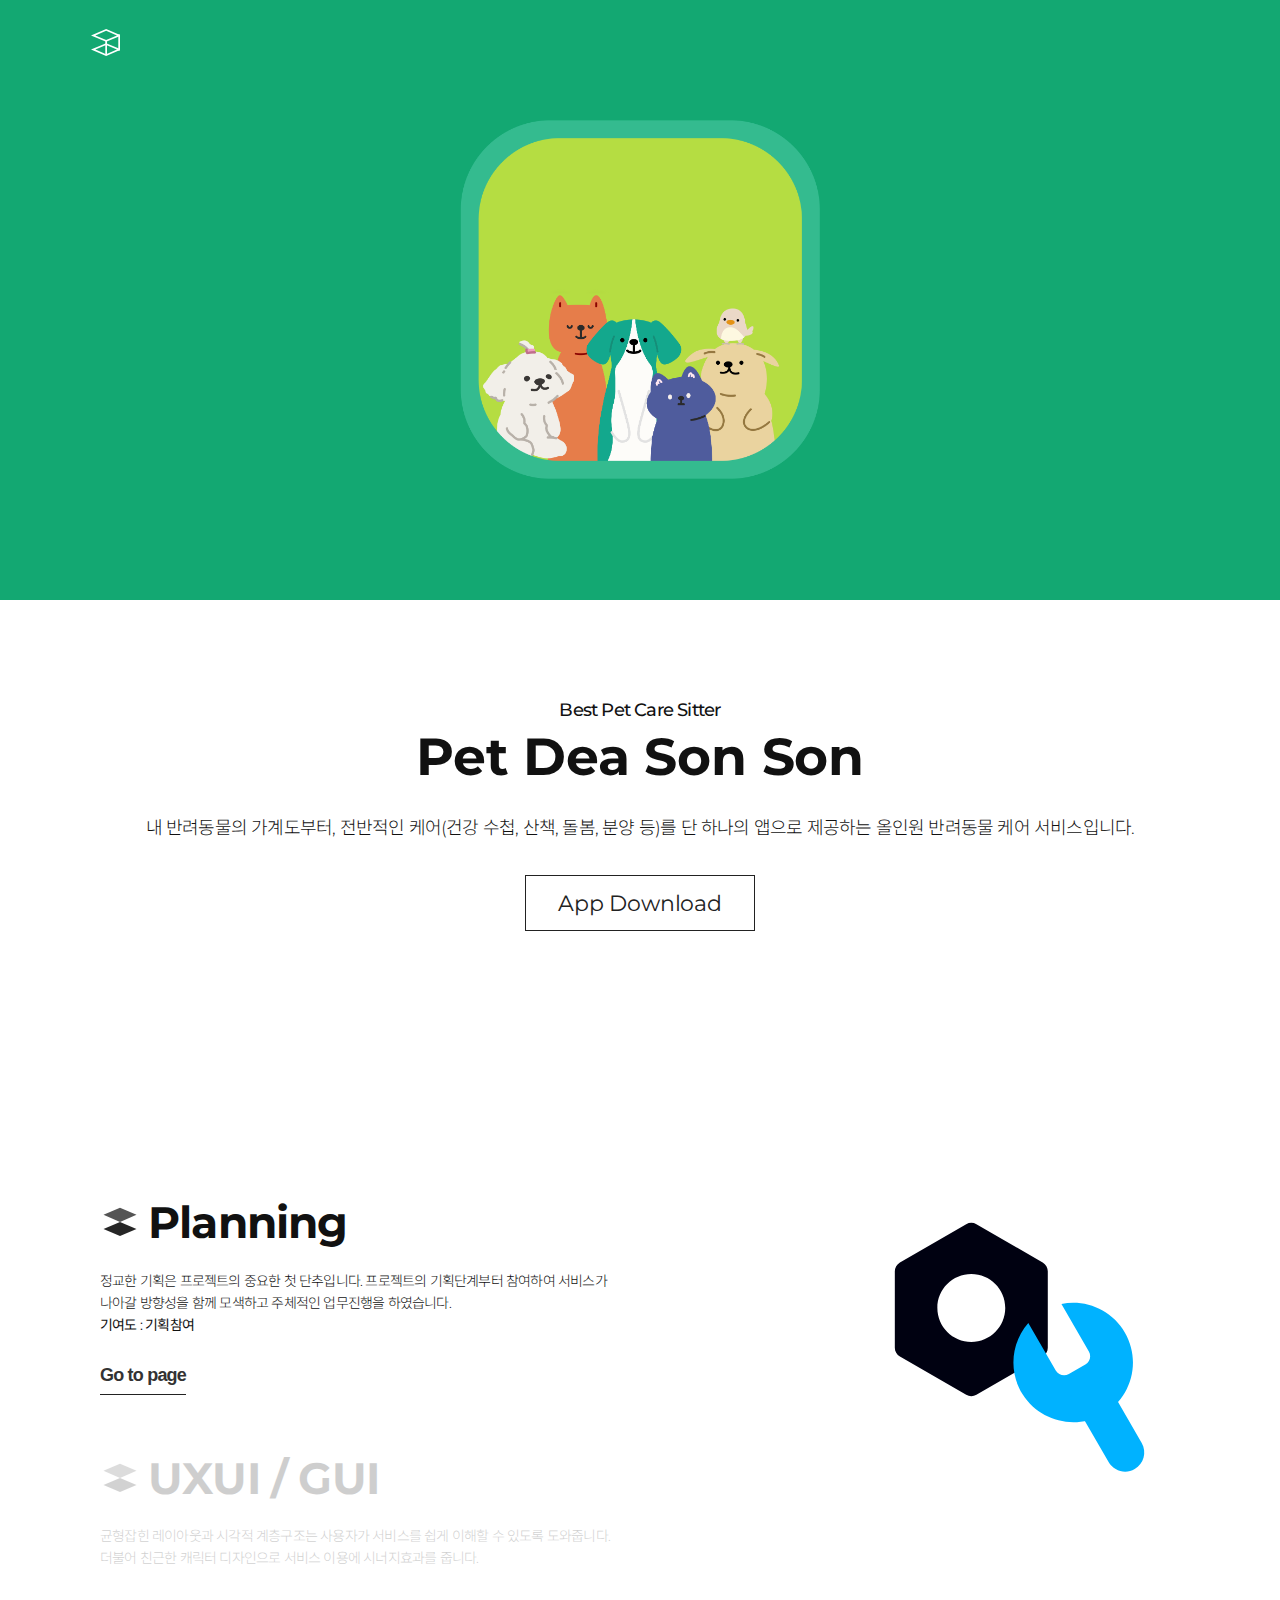
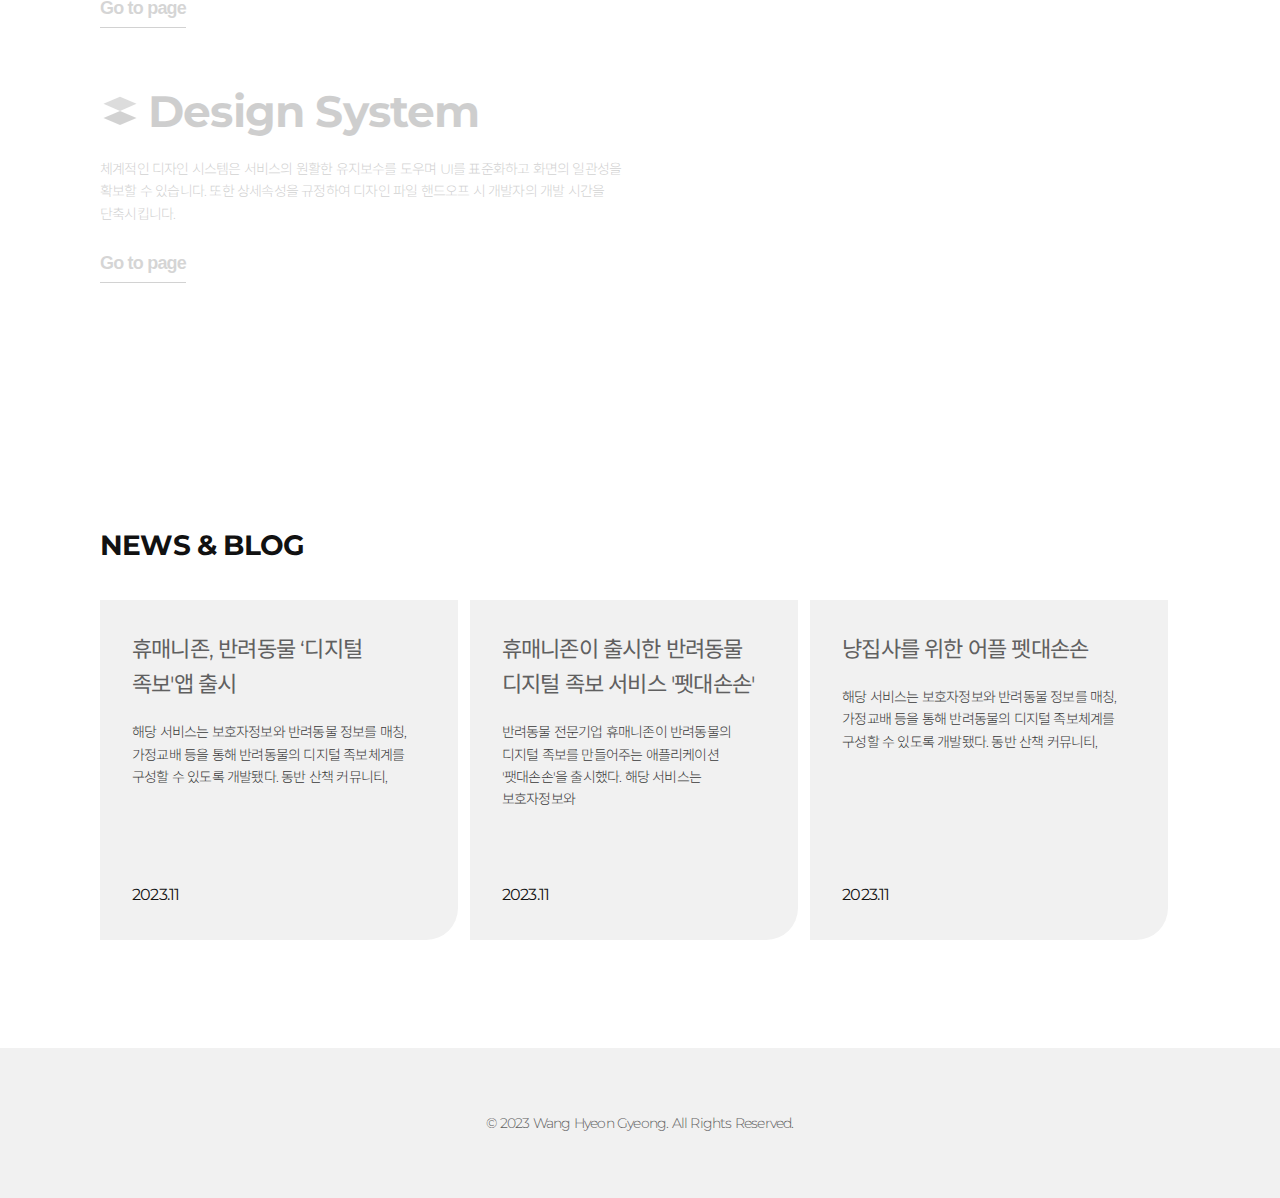
<file: pages/projects/humanizon/index.html>
<!DOCTYPE html>
<html lang="en">
<head>
    <meta charset="UTF-8">
    <meta name="viewport" content="width=device-width, initial-scale=1.0">
    <title>Petdeasonson</title>
    <link rel="stylesheet" href="./src/css/index.css">

</head>
<body>
<div id="wrap">
    <header class="header">
        <div class="h-menu" onclick="window.history.back()">

        </div>
    </header>
    <container class="container">
        <div class="section mainVisual">
            <div class="inner"></div>
        </div>
        <!--main Visual wrap-->

        <div class="section section-download-wrap">
            <div class="inner">
                <div class="sc-title-wrap">
                    <p class="sub-title">Best Pet Care Sitter</p>
                    <h2 class="title" lang="en">Pet Dea Son Son</h2>
                    <p class="description">내 반려동물의 가계도부터, 전반적인 케어(건강 수첩, 산책, 돌봄, 분양 등)를 단 하나의 앱으로 제공하는 올인원 반려동물 케어 서비스입니다.</p>
                    <button class="ctaButton" lang="en" onclick="window.open('https://play.google.com/store/apps/details?id=com.petdaesonson&pcampaignid=web_share')">App Download</button>
                </div>
            </div>
        </div>
        <!--section download wrap-->

        <div class="section section-process-wrap">
            <div class="inner">
                <div class="tab-list-wrap">
                    <ul class="mobile">
                        <li class="item-select active"><a href="#tab1" lang="en">PLANNING</a></li>
                        <li class="item-select"><a href="#tab2">UXUI/GUI</a></li>
                        <li class="item-select"><a href="#tab3">SYSTEM</a></li>
                    </ul>
                    <ul class="pc">
                        <li class="item-select active">
                            <a href="#tab1">
                                <h3 class="select-title"><span></span>Planning</h3>
                                <p class="select-description">정교한 기획은 프로젝트의 중요한 첫 단추입니다. 프로젝트의 기획단계부터 참여하여
                                    서비스가 나아갈 방향성을 함께 모색하고 주체적인 업무진행을 하였습니다. <br>
                                <span>기여도 : 기획참여</span></p>
                            </a>
                            <button class="select-button"><a href="https://www.figma.com/proto/n5mAtiz0w4CTTMrwlzVYOv/ProductDesignerPortfolio2023?page-id=898%3A33785&type=design&node-id=911-52701&viewport=4278%2C2194%2C0.15&t=w0AnjNrC4Zy5nhxm-1&scaling=scale-down-width&starting-point-node-id=911%3A52701&show-proto-sidebar=1&mode=design" target="_blank">Go to page</a></button>
                        </li>
                        <li class="item-select">
                            <a href="#tab2">
                                <h3 class="select-title"><span></span>UXUI / GUI</h3>
                                <p class="select-description">균형잡힌 레이아웃과 시각적 계층구조는 사용자가 서비스를 쉽게 이해할 수 있도록 도와줍니다.더불어 친근한 캐릭터 디자인으로 서비스 이용에 시너지효과를 줍니다.</p>
                            </a>
                            <button class="select-button"><a href="https://www.figma.com/proto/n5mAtiz0w4CTTMrwlzVYOv/ProductDesignerPortfolio2023?page-id=898%3A33785&type=design&node-id=911-55427&viewport=4278%2C2194%2C0.15&t=w0AnjNrC4Zy5nhxm-1&scaling=scale-down-width&starting-point-node-id=911%3A52701&show-proto-sidebar=1&mode=design" target="_blank">Go to page</a></button>
                        </li>
                        <li class="item-select">
                            <a href="#tab3">
                                <h3 class="select-title"><span></span>Design System</h3>
                                <p class="select-description">체계적인 디자인 시스템은 서비스의 원활한 유지보수를 도우며 UI를 표준화하고 화면의 일관성을 확보할 수 있습니다. 또한 상세속성을 규정하여 디자인 파일 핸드오프 시 개발자의 개발 시간을 단축시킵니다.</p>
                            </a>
                            <button class="select-button"><a href="https://www.figma.com/proto/n5mAtiz0w4CTTMrwlzVYOv/ProductDesignerPortfolio2023?page-id=898%3A33785&node-id=911-55427&viewport=5596%2C2904%2C0.23&t=pAAAtnwRWvdyyEIZ-1&scaling=min-zoom&starting-point-node-id=911%3A52701" target="_blank">Go to page</a></button>
                        </li>
                    </ul>
                </div>
                <div class="icon-wrap">
                    <ul>
                        <li class="item-result active" id="tab1">
                            <h3 class="result-title">Planning</h3>
                            <img src="./src/img/Function=Planning, Device=PC.svg" alt="planing">
                            <p class="result-description">정교한 기획은 프로젝트의 중요한 첫 단추입니다. 프로젝트의 기획단계부터 참여하여
                                서비스가 나아갈 방향성을 함께 모색하고 주체적인 업무진행을 하였습니다.<br>
                            <span>기여도 : 기획참여</span></p>
                            <button class="result-button"><a href="https://www.figma.com/proto/n5mAtiz0w4CTTMrwlzVYOv/ProductDesignerPortfolio2023?page-id=898%3A33785&type=design&node-id=911-52701&viewport=4278%2C2194%2C0.15&t=w0AnjNrC4Zy5nhxm-1&scaling=scale-down-width&starting-point-node-id=911%3A52701&show-proto-sidebar=1&mode=design" target="_blank">Go to page</a></button>
                        </li>
                        <li class="item-result" id="tab2">
                            <h3 class="result-title">UXUI/GUI</h3>
                            <img src="./src/img/Function=UXUI, Device=PC.svg" alt="design">
                            <p class="result-description">균형잡힌 레이아웃과 시각적 계층구조는 사용자가 서비스를 쉽게 이해할 수 있도록 도와줍니다.더불어 친근한 캐릭터 디자인으로 서비스 이용에 시너지효과를 줍니다.</p>
                            <button class="result-button"><a href="https://www.figma.com/proto/n5mAtiz0w4CTTMrwlzVYOv/ProductDesignerPortfolio2023?page-id=898%3A33785&type=design&node-id=911-55030&viewport=4278%2C2194%2C0.15&t=w0AnjNrC4Zy5nhxm-1&scaling=scale-down-width&starting-point-node-id=911%3A52701&show-proto-sidebar=1&mode=design" target="_blank">Go to page</a></button>
                        </li>
                        <li class="item-result" id="tab3">
                            <h3 class="result-title">Design System</h3>
                            <img src="./src/img/Function=System, Device=PC.svg" alt="system">
                            <p class="result-description">체계적인 디자인 시스템은 서비스의 원활한 유지보수를 도우며 UI를 표준화하고 화면의 일관성을 확보할 수 있습니다. 또한 상세속성을 규정하여 디자인 파일 핸드오프 시 개발자의 개발 시간을 단축시킵니다.</p>
                            <button class="result-button"><a href="https://www.figma.com/proto/n5mAtiz0w4CTTMrwlzVYOv/ProductDesignerPortfolio2023?page-id=898%3A33785&type=design&node-id=911-55427&viewport=4278%2C2194%2C0.15&t=w0AnjNrC4Zy5nhxm-1&scaling=scale-down-width&starting-point-node-id=911%3A52701&show-proto-sidebar=1&mode=design" target="_blank">Go to page</a></button>
                        </li>
                    </ul>
                </div>
            </div>
        </div>
        <!--section process wrap-->

        <div class="section section-news-wrap">
            <div class="inner">
                <div class="title-wrap">
                    <h1>NEWS & BLOG</h1>
                </div>
                <div class="cont-wrap">
                    <div class="item" onclick="window.open('https://www.etnews.com/20230823000348')">
                        <div class="top">
                             <h2 class="news-title">휴매니존, 반려동물 ‘디지털 족보'앱 출시</h2>
                            <p class="news-description">해당 서비스는 보호자정보와 반려동물 정보를 매칭, 가정교배 등을 통해 반려동물의 디지털 족보체계를 구성할 수 있도록 개발됐다. 동반 산책 커뮤니티,</p>
                        </div>
                        <p class="news-date">2023.11</p>
                    </div>
                    <div class="item" onclick="window.open('http://www.koreadognews.co.kr/news/view.php?no=7312')">
                        <div class="top">
                            <h2 class="news-title">휴매니존이 출시한 반려동물 디지털 족보 서비스 '펫대손손'</h2>
                            <p class="news-description">반려동물 전문기업 휴매니존이 반려동물의 디지털 족보를 만들어주는 애플리케이션 '팻대손손'을 출시했다. 해당 서비스는 보호자정보와</p>
                        </div>
                        <p class="news-date">2023.11</p>
                    </div>
                    <div class="item" onclick="window.open('https://blog.naver.com/yyiyuhyun/223335406078')"> 
                        <div class="top">
                            <h2 class="news-title">냥집사를 위한 어플 펫대손손</h2>
                            <p class="news-description">해당 서비스는 보호자정보와 반려동물 정보를 매칭, 가정교배 등을 통해 반려동물의 디지털 족보체계를 구성할 수 있도록 개발됐다. 동반 산책 커뮤니티,</p>
                        </div>
                        <p class="news-date">2023.11</p>
                        </div>
                </div>
            </div>
        </div>
        <!--section news wrap-->




    </container>
    <footer class="footer">
        <p class="copyright">© 2023 Wang Hyeon Gyeong. All Rights Reserved.</p>
    </footer>



    <div class="page-loading-wrap">
        <div class="inner">
            <p></p>
            <div class="text-wrap">
                <h2>페이지 준비중이에요!</h2>
                <p>빠른 시일 내에 만나요 :)</p>
            </div>
            
            <button>Close</button>
        </div>
    </div>



</div>
<script src="./src/js/main.js"></script>
</body>
</html>
</file>
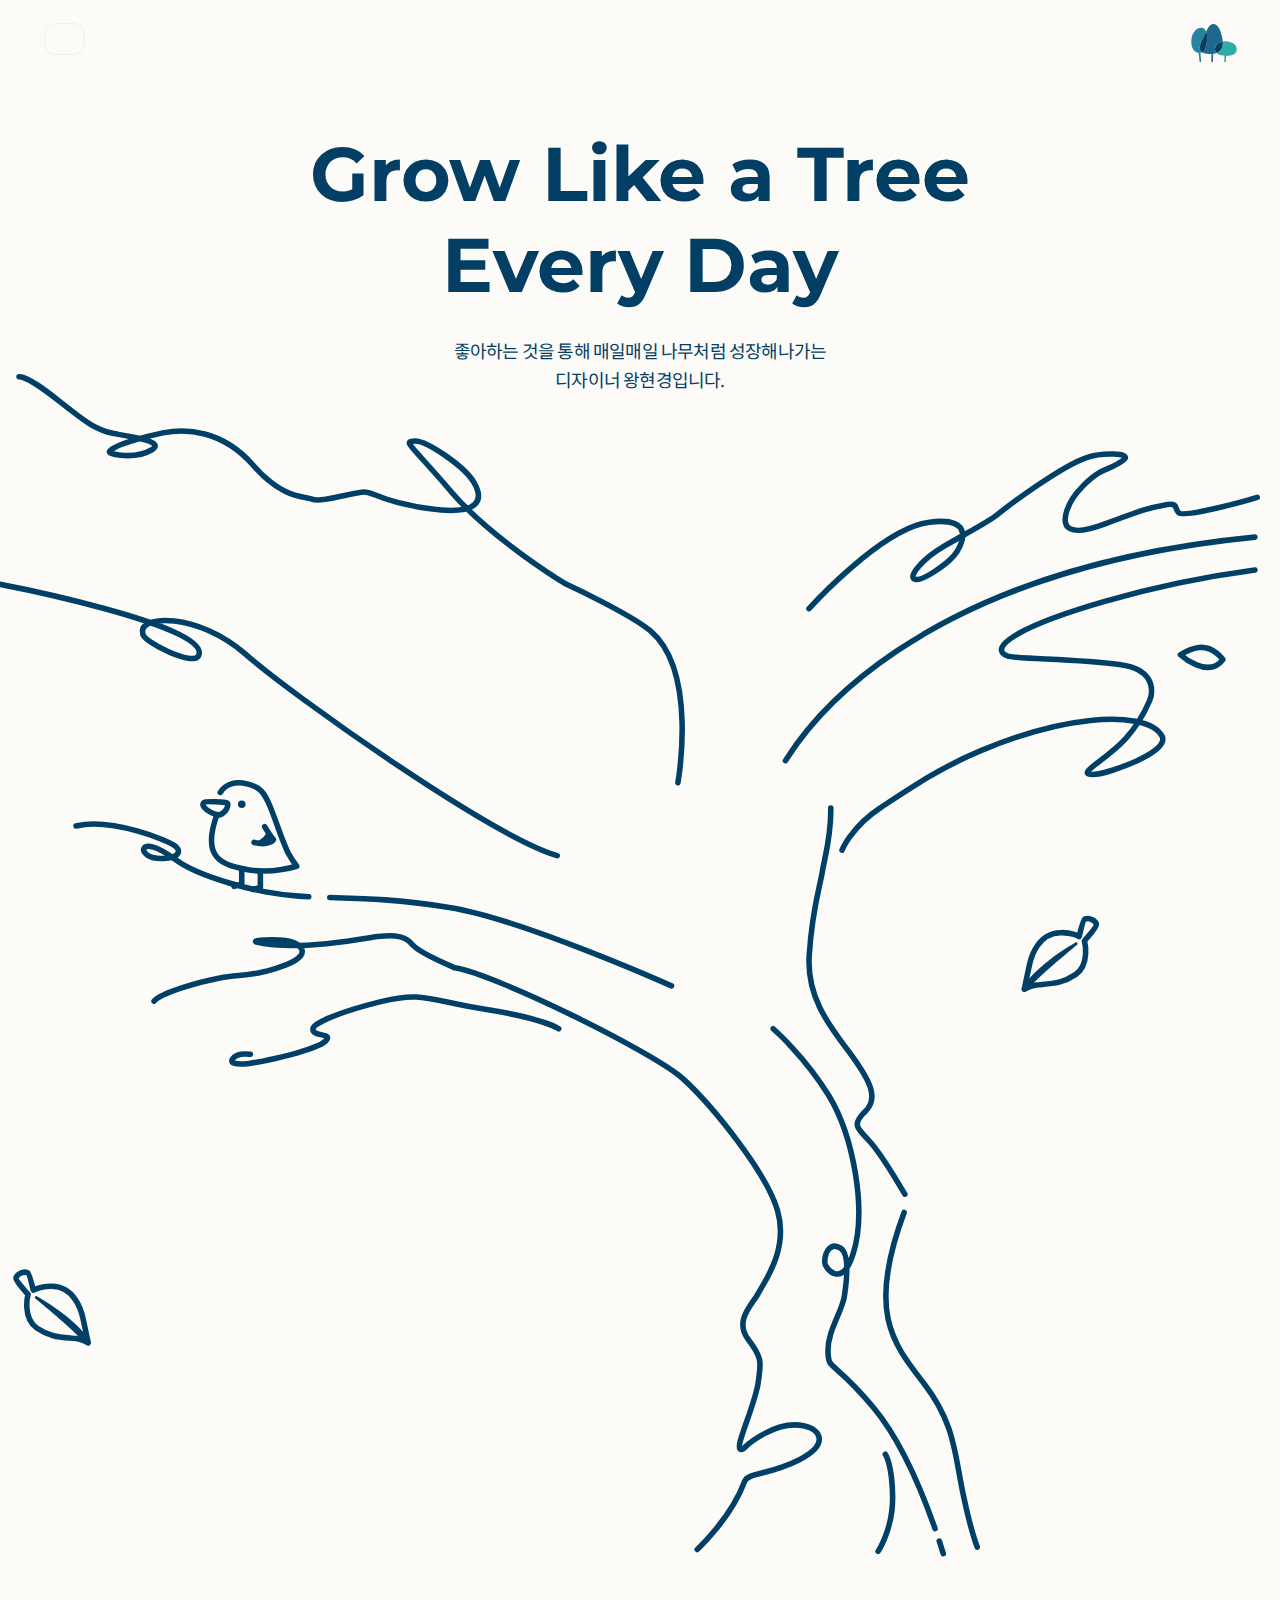
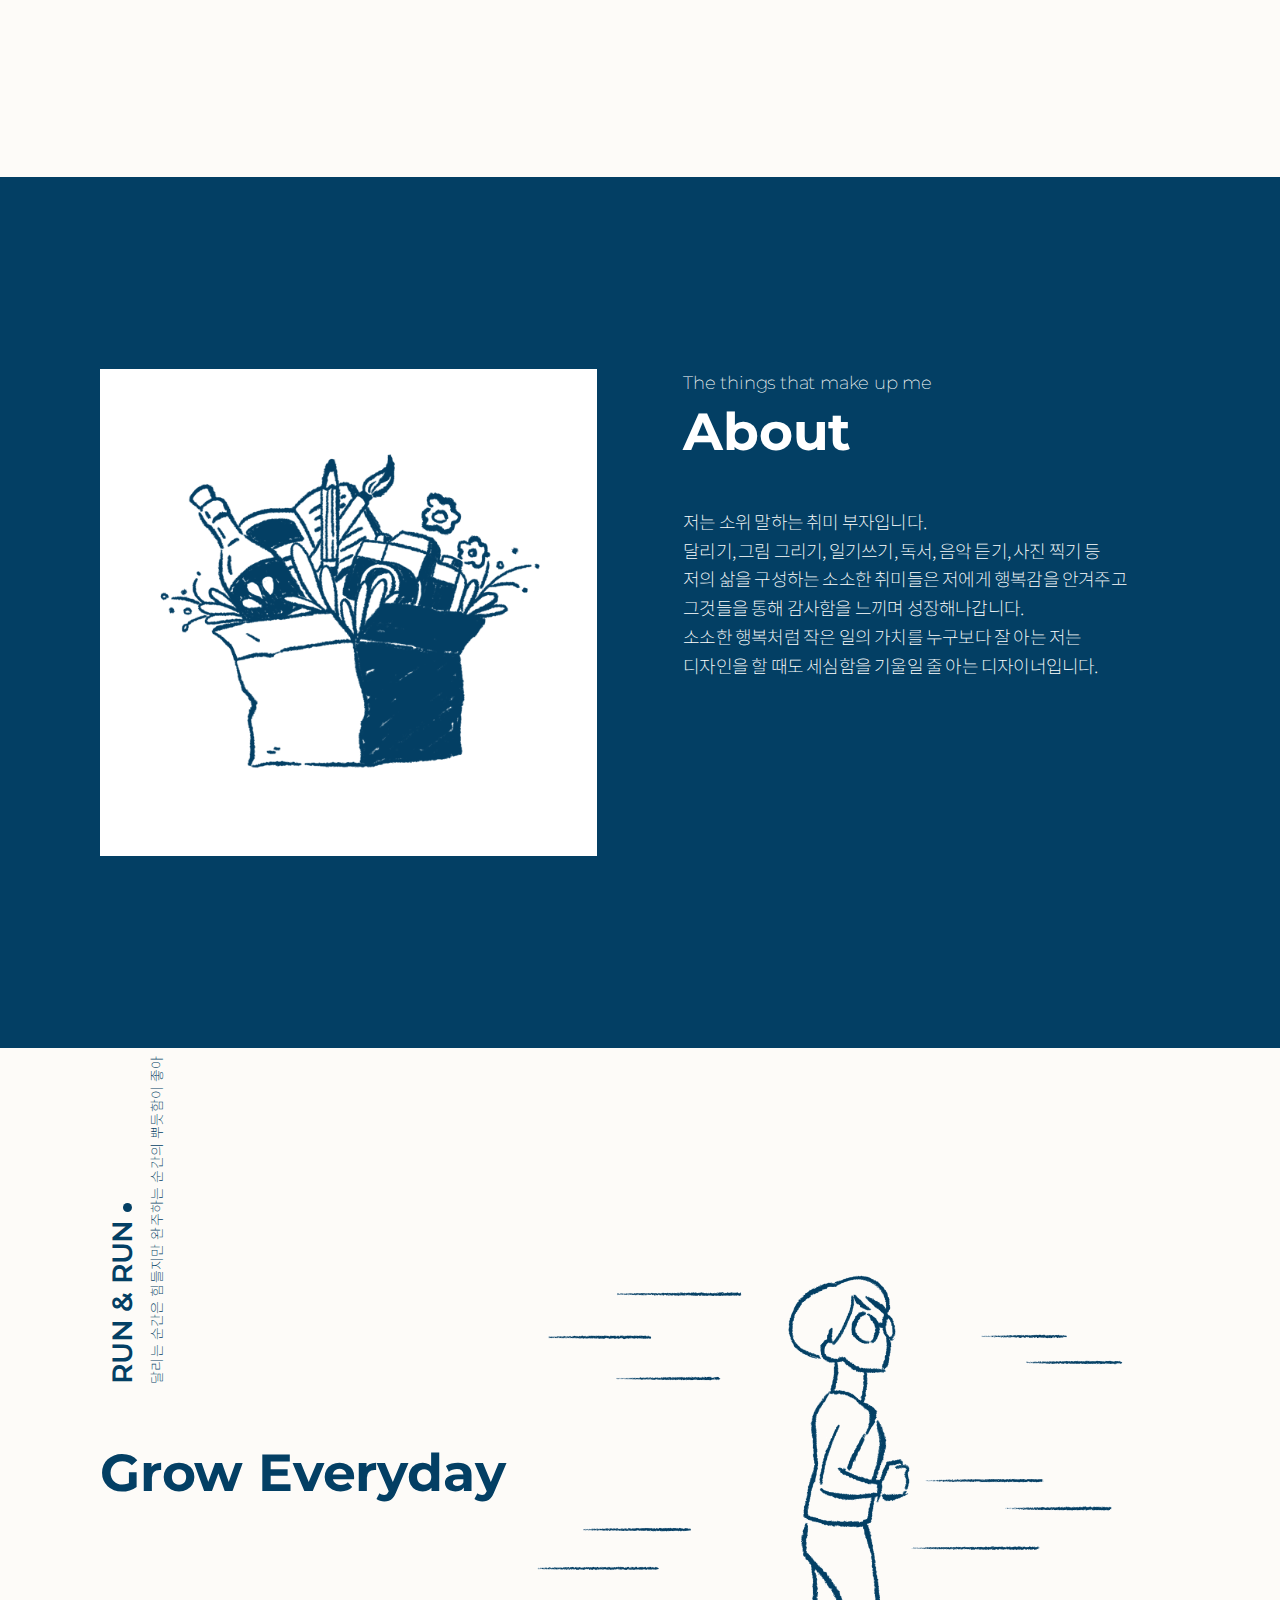
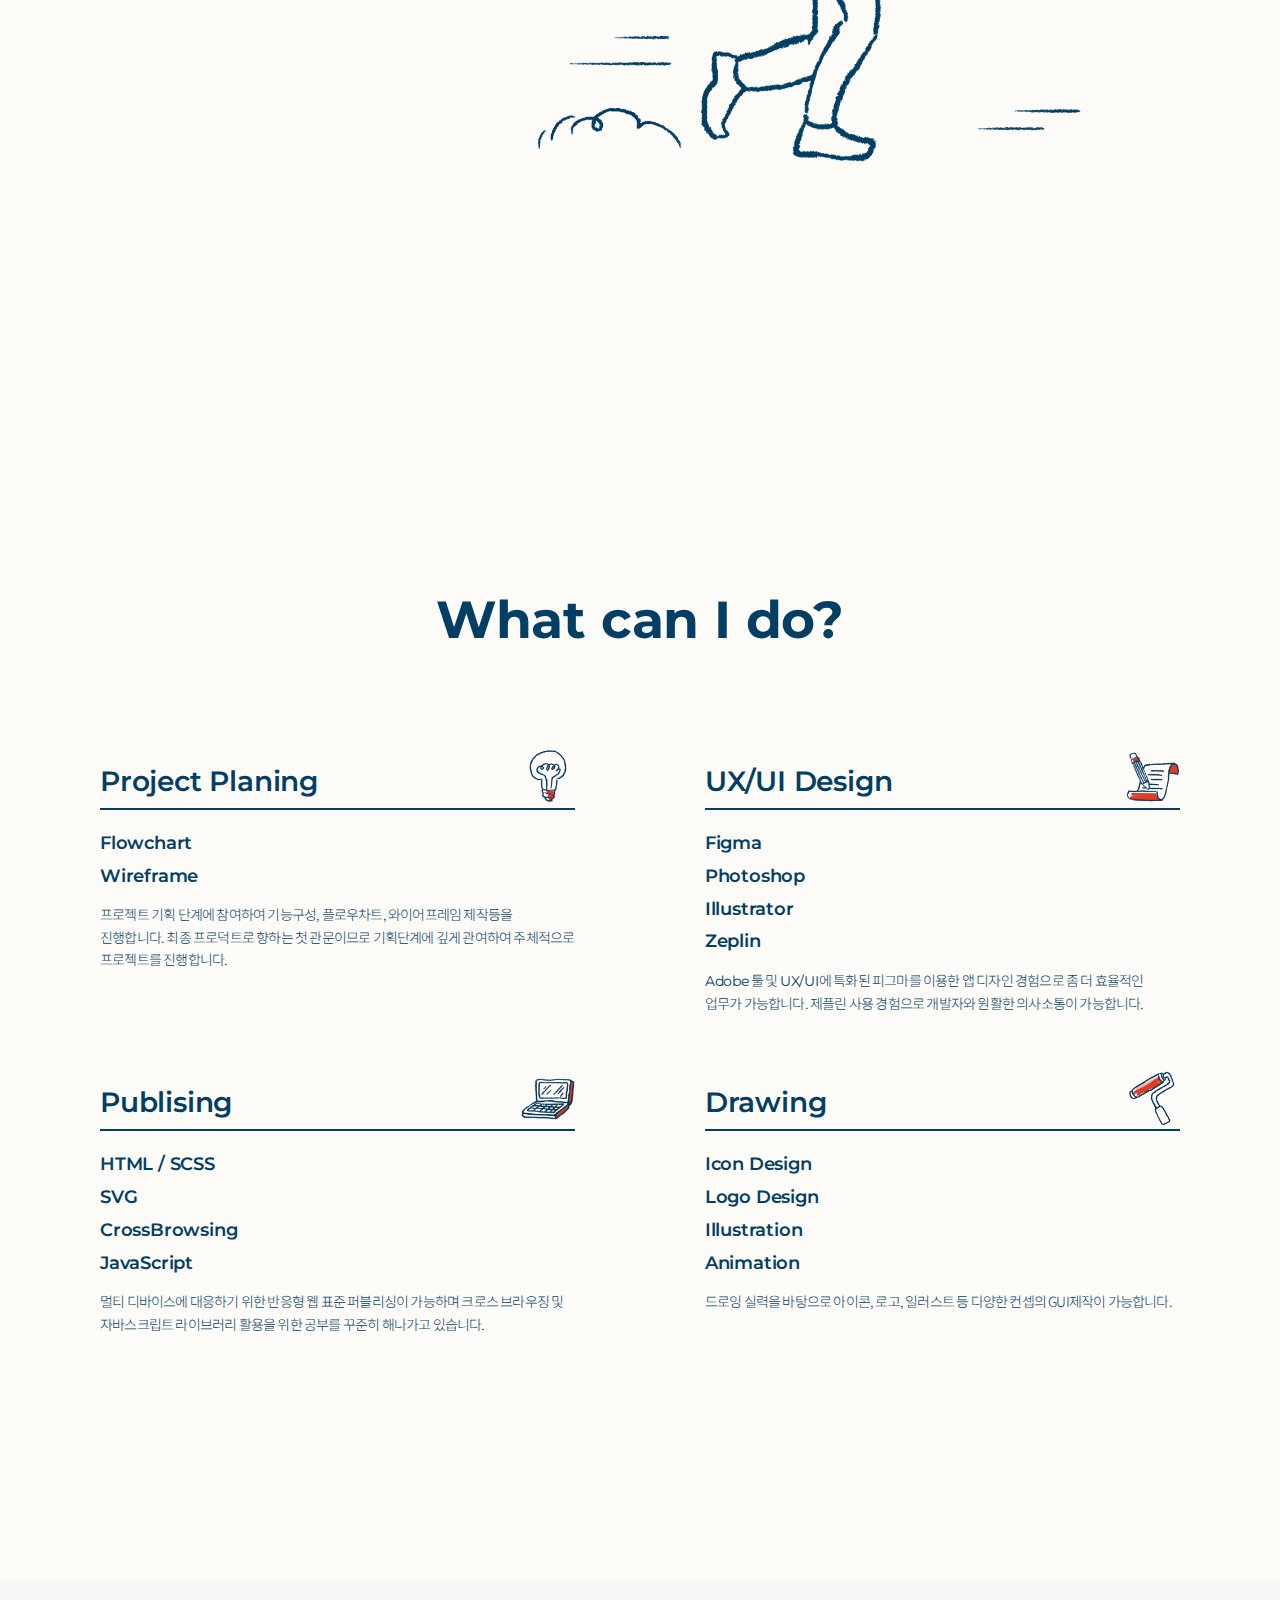
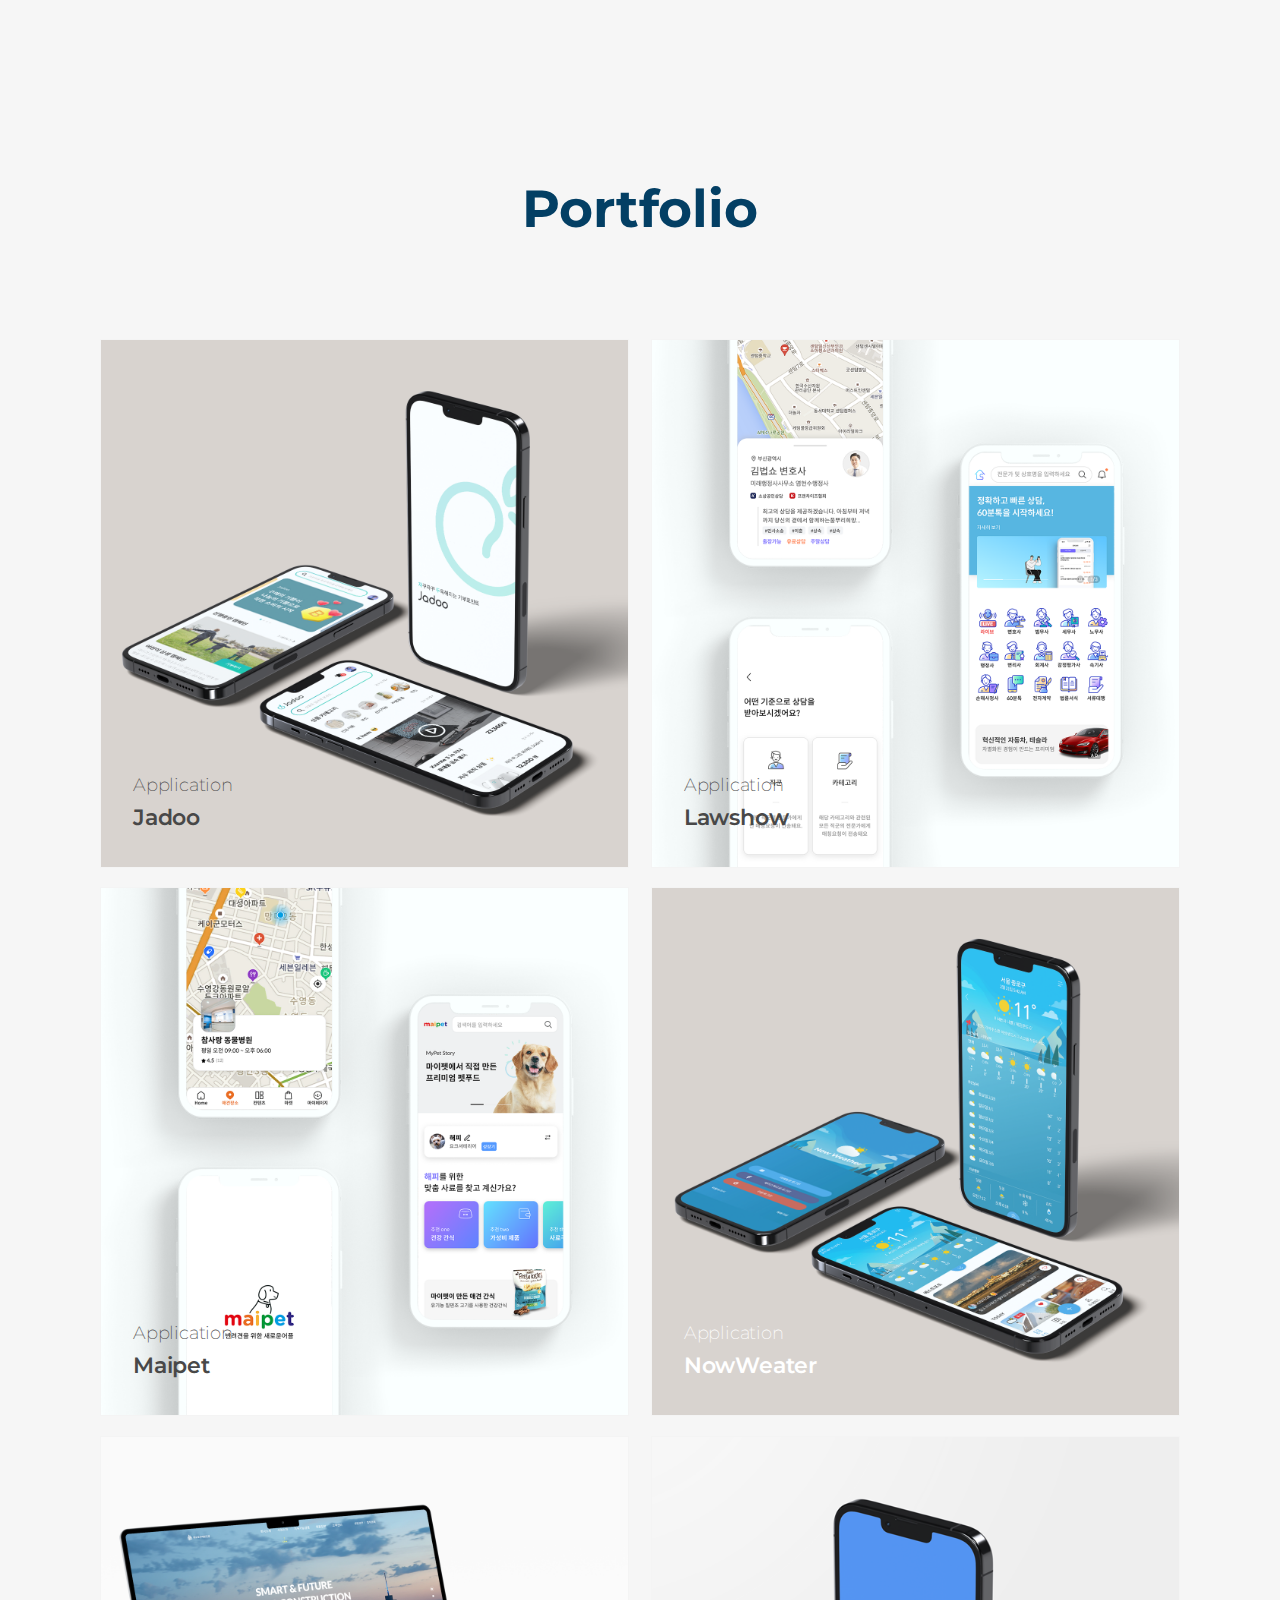
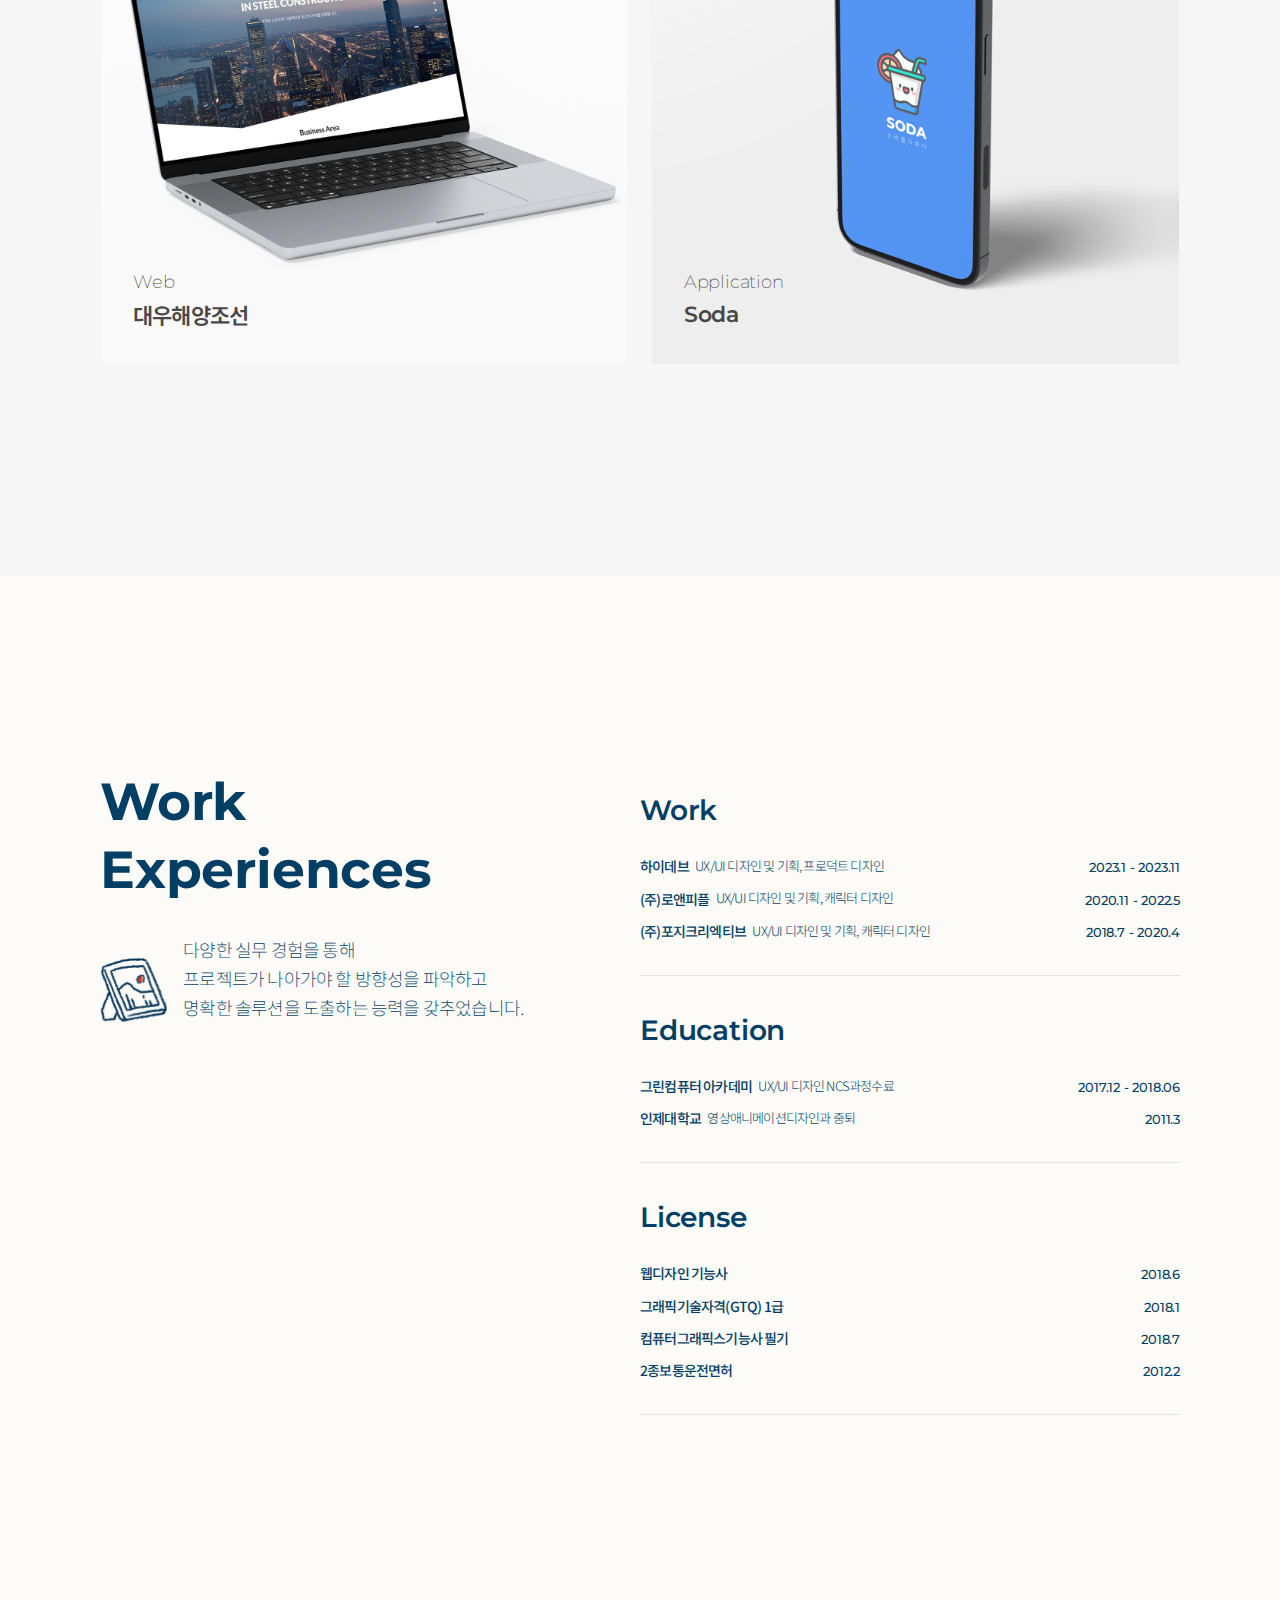
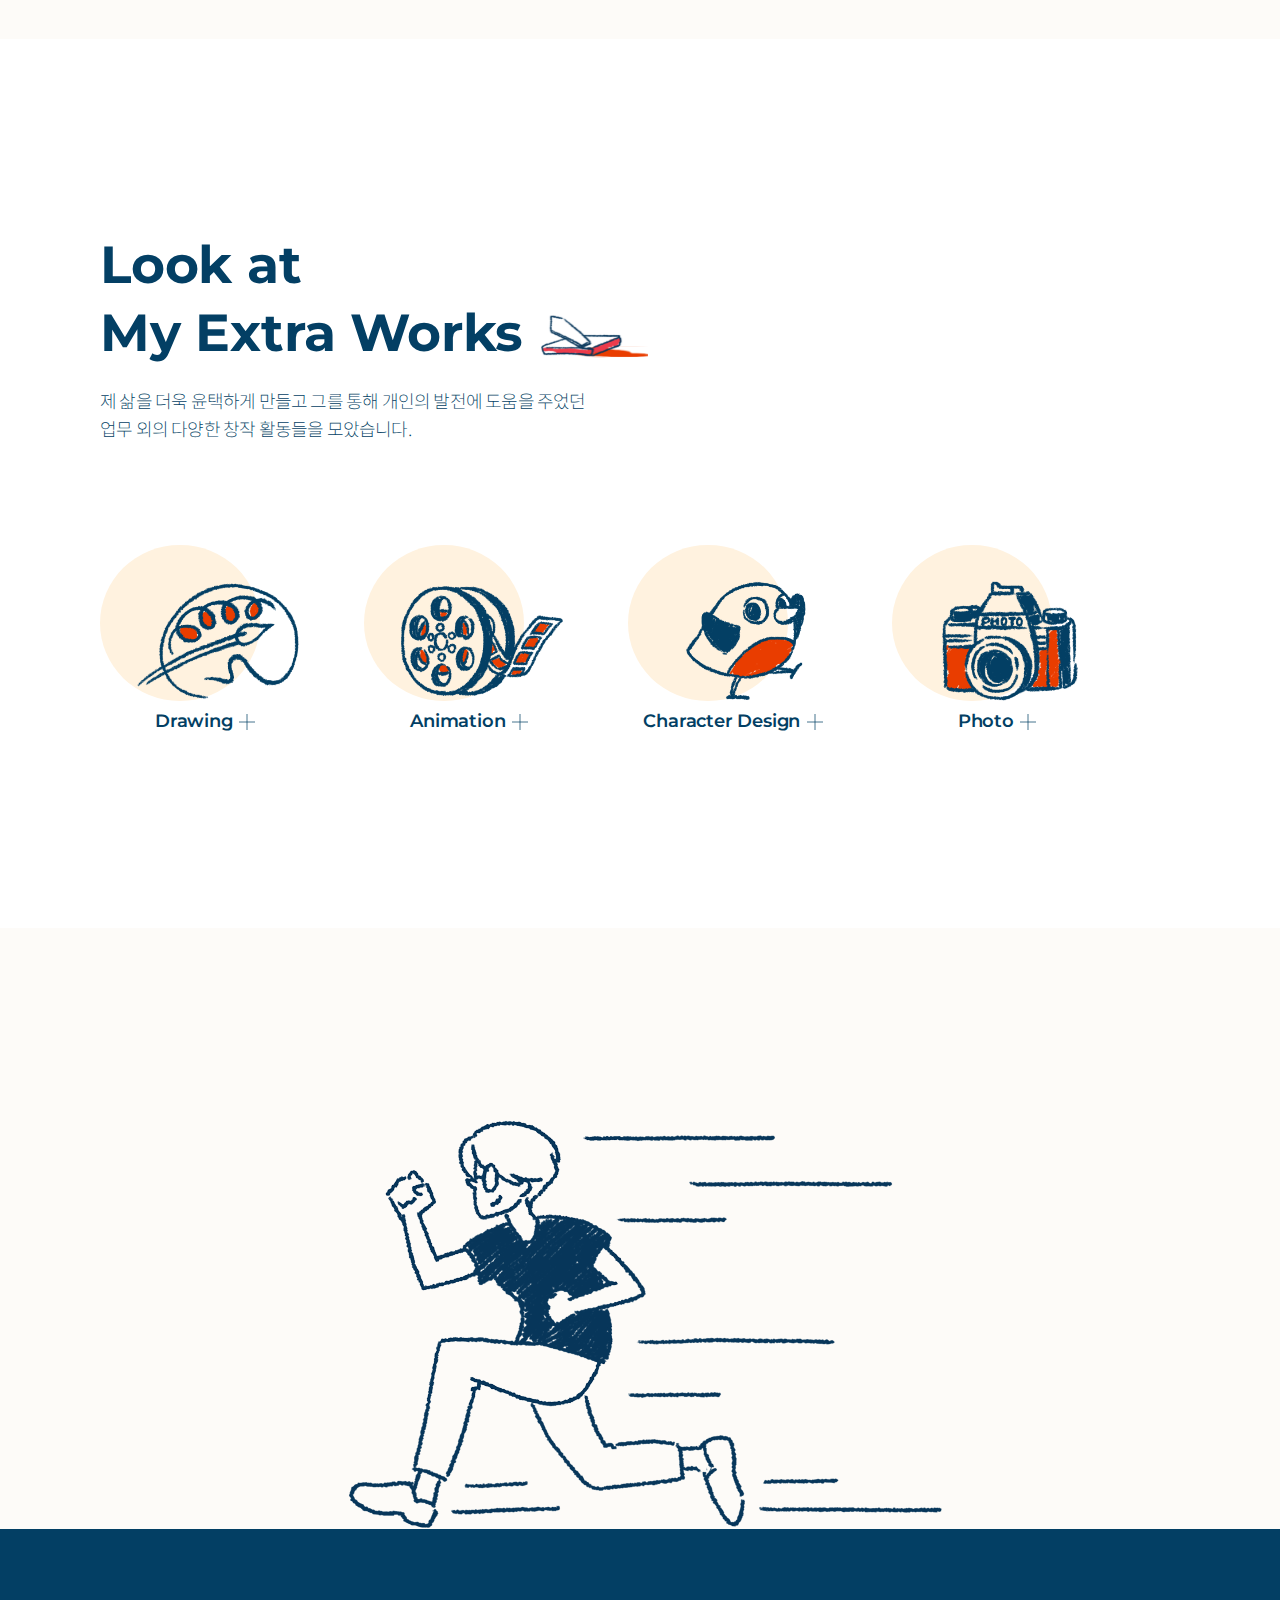
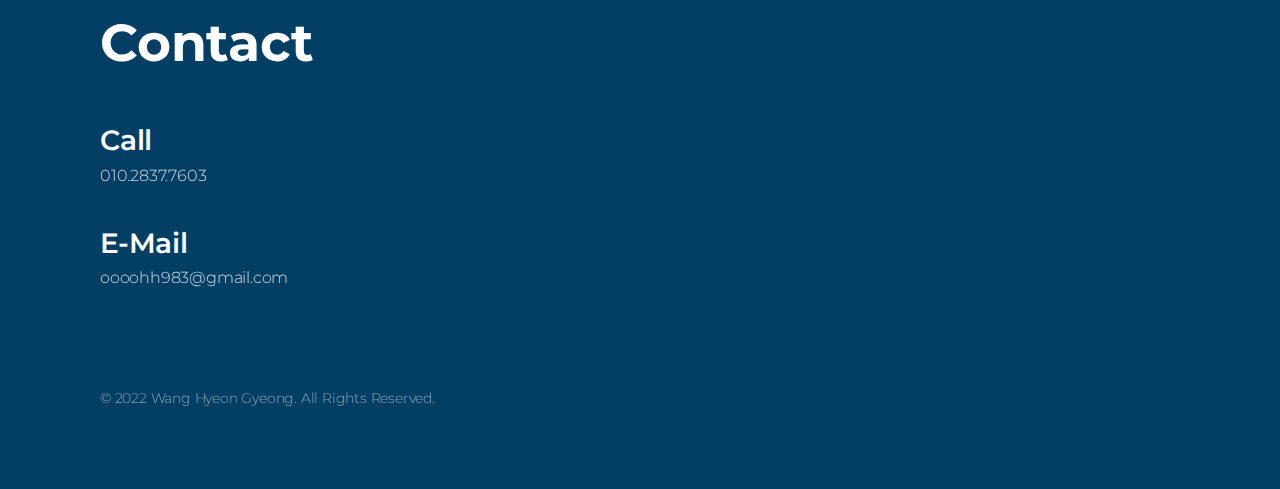
<file: pages/projects/portfolio2019/index.html>
<!DOCTYPE html>
<html lang="en">
<head>
    <meta charset="UTF-8">
    <meta http-equiv="X-UA-Compatible" content="IE=edge">
    <meta name="viewport" content="width=device-width, initial-scale=1.0" id="viewport-meta">
    <title>Grow Like a Tree</title>
    <link rel="stylesheet" href="./src/css/index.css">
    <link rel="stylesheet" href="./src/css/svg.css">


    <link rel="apple-touch-icon" sizes="120x120" href="./src/img/favicon.ico/apple-icon-120x120.png">
    <link rel="apple-touch-icon" sizes="180x180" href="./src/img/favicon.ico/apple-icon-180x180.png">
    <link rel="icon" type="image/png" sizes="192x192"  href="./src/img/favicon.ico/android-icon-192x192.png">
    <link rel="manifest" href="./src/img/favicon.ico/manifest.json">
    <meta name="msapplication-TileColor" content="#ffffff">
    <meta name="msapplication-TileImage" content="./src/img/favicon.ico/ms-icon-144x144.png">
    <meta name="theme-color" content="#ffffff">

</head>
<body>
<div class="wrap">
    <header class="header">
        <div class="h-menu" lang="en">
            <input type="checkbox" class="toggler">
            <div class="hamburger"><div></div></div>
        </div>
        <h2 class="logo"><a href="#" lang="en"><img src="./src/img/logo-m2.svg" alt=""></a></h2>
    </header>
    <div class="nav-wrap">
        <ul class="nav-lists">
            <li class="list"><a href="#section-about-wrap" lang="en" class="title-main">ABOUT</a></li>
            <li class="list"><a href="#section-skill-wrap" lang="en" class="title-main">SKILL</a></li>
            <li class="list"><a href="#section-portfolio-wrap" lang="en" class="title-main">PORTFOLIO</a></li>
            <li class="list"><a href="#section-extra-wrap" lang="en" class="title-main">ETC.</a></li>
            <li class="list"><a href="#section-footer-wrap" lang="en" class="title-main">CONTACT</a></li>
        </ul>
    </div>



    <container class="container">
        <div class="main_visual">
            <div class="inner">
                <h2 class="mv_title" lang="en">Grow Like a Tree<br>Every Day</h2>

                <p class="mv_txt">좋아하는 것을 통해 매일매일 나무처럼 성장해나가는<br>디자이너 왕현경입니다.</p>
                <div class="visual-svg-wrap">
                    <svg version="1.1" id="Layer_1" x="0px" y="0px" viewBox="0 0 1150 1086" style="enable-background:new 0 0 1150 1086;" xml:space="preserve">
                        <defs>
                            <mask id="tree-mask">
                                <path class="st0" d="M877.99,1064.74c0,0-6.32-17.05-13.26-50.53c-6.95-33.47-6.95-60.63-34.74-96.63
                                c-27.79-36-51.16-63.79-17.68-153.47"/>
                                <path class="st0" d="M812.94,747.69c0,0-21.89-37.47-32.84-48.84c-10.95-11.37-14.32-14.32-2.53-25.68
                                    c11.79-11.37,4.63-26.53-11.79-49.26s-41.26-49.68-38.74-90.53s9.68-62.32,11.79-75.37c2.11-13.05,8-31.16,7.58-57.26"/>
                                <path class="st0" d="M756.52,438.64c0,0,8.42-21.05,34.11-37.89c25.68-16.84,53.05-35.79,90.11-51.37s70.74-24.42,98.95-27.37
                                    c28.21-2.95,57.26,0,64.42,14.32c7.16,14.32-48.42,33.26-59.79,34.11c-11.37,0.84-8.36-2.68,0.84-9.68
                                    c17.71-13.49,34.32-25.47,47.79-56.63c0,0,11.58-27.37-27.37-32.42c-38.95-5.05-93.05-4.84-100.42-7.58
                                    c-4.4-1.64-13.68-6.98,10.74-20.63c24.42-13.65,107.37-42.74,211.58-56.63"/>
                                <path class="st0" d="M840.09,1048.1c-10.1-28.79-29.92-78.52-55.36-108.83c-37.47-44.63-40.42-32.42-40.84-50.53
                                    c-0.42-18.11,12.63-35.37,14.74-49.26c2.11-13.89,5.05-37.89-3.37-43.37c-8.42-5.47-13.89,2.53-14.32,12.21
                                    c-0.26,5.9,15.4,25.15,25.61-7.19c12.63-40-0.34-106.5-21.82-141.86s-50.11-60.21-50.11-60.21"/>
                                <path class="st0" d="M847.47,1070.64c0,0-1.23-4.23-3.56-11.3"/>
                                <path class="st0" d="M788.94,1068.53c0,0,13.47-20.21,13.05-49.26c-0.42-29.05-6.52-37.89-6.52-37.89"/>
                                <path class="st0" d="M626.41,1066.85c0,0,30.32-27.79,42.53-61.05c3.37-8.42,21.77-5.36,49.68-19.79
                                    c24.84-12.84,20.65-26.54,3.37-30.21c-25.26-5.37-51.16,17.68-52.42,18.95c0,0-6.32,6.63-5.05-2.53
                                    c1.26-9.16,14.53-38.84,16.74-55.58c2.21-16.74,4.42-21.16-8.85-38.21s3.48-31.58,8.85-41.68c5.36-10.11,27.47-39.16,17.36-74.21
                                    c-10.11-35.05-59.58-95.26-84.84-118.42c-25.26-23.16-167.16-93.47-205.05-99.79c-20.84-8.84-34.11-15.72-38.53-21.12
                                    c-4.42-5.4-11.37-10.46-37.89-6.03c-26.53,4.42-75.16,10.74-101.89,4c-5.05-2.11,16.42-2.53,26.32-1.47
                                    c9.89,1.05,27.58,11.16,0.21,21.89s-40.21,8.21-59.37,11.79c-19.16,3.58-52.84,13.47-59.16,20.84"/>
                                <path class="st0" d="M501.98,599.06c0,0-13.46-9.26-64.72-17.26s-56.82-16.63-95.06-7.16c-43.69,10.82-59.8,20.39-60.74,23.37
                                    c-2.54,8.04,14,5.26,12.74,9.47s-6.58,6.5-22.21,11.68c-11.83,3.93-35.68,9.47-48,11.05c-12.32,1.58-19.58-0.47-13.58-5.68
                                    c4.75-4.12,14.53-2.53,14.53-2.53"/>
                                <path class="st0" d="M277.37,480.4c-2.92-0.14-5.86-0.31-8.85-0.5c-39.16-2.53-90.95-18.11-110.32-32.42
                                    c-19.37-14.32-27.37-13.89-29.05-10.11c-1.2,2.69,3.88,10.15,20.21,8.42c13.89-1.47,11.58-7.79,8.84-10.3
                                    c-5.73-5.26-57.68-26.33-89.89-18.65"/>
                                <path class="st0" d="M603.35,560.53c0,0-135.25-60.42-199.67-70.52c-48.77-7.65-78.71-8.06-107.37-8.9"/>
                                <path class="st1" d="M726.87,221.59c0,0,64.6-72,108.18-77.68c43.58-5.68,28.63,22.74,21.89,30.32
                                    c-6.74,7.58-27.58,22.74-34.74,21.05c-7.16-1.68,5.89-18.11,26.11-29.89c20.21-11.79,39.69-21.78,47.53-28.11
                                    c9.52-7.69,57.11-43.62,80.47-51.47c13.63-4.58,40.21-4.26,33.84,1.58c-6.37,5.84-16.95,8.81-22.11,11.84
                                    c-6.7,3.93-23.93,17.65-29.37,33.79c-5.21,15.47,0.95,24.95,34.11,12.47c33.16-12.47,40.92-14.8,52.74-16.89
                                    c15.16-2.68,8.53,2.84,13.58,6.95s55.58-9.32,70.42-13.89"/>

                                <path class="st1" d="M609.04,377.95c0,0,18.25-99.82-24.63-136.28c-17.93-15.24-75.88-42.19-75.88-42.19s-66.32-39.79-102.95-82.74
                                    s-43.89-45.16-33.16-45.79s44.84,22.74,53.37,37.26s6.95,30-39.16,23.68c-46.11-6.32-50.53-15.47-59.68-15.16
                                    c-9.16,0.32-40.11,9.79-46.11,6.63c-6-3.16-25.26,1.58-53.37-30.63s-61.15-32.87-81.16-29.05c-15.82,3.02-48.32,12.42-48,17.05
                                    c0.16,2.29,22.84,7.16,38.21-1.89c12.3-7.25-18-11.68-34.11-14.53c-16.11-2.84-27.16-12-41.37-23.05S25.99,12.85,17.15,13.17"/>
                                <path class="st1" d="M705.67,358.19c4.74-5.68,90.44-168.63,421.8-200.84"/>
                                <path class="st1" d="M0,199.76c0,0,189.92,36.63,178.52,63.79c-3.05,11.16-52.74-13.26-50.21-19.89
                                    c-4.21-16.53,48.92-19.05,92.26,18.84s220.07,162.95,280.05,181.05"/>
                            </mask>
                            <!------mask영역 끝------>

                            <style>
                                .st0{fill:none;stroke:#fff;stroke-width:5;stroke-linecap:round;stroke-miterlimit:10;}
                                .st1{fill:none;stroke:#fff;stroke-width:5;stroke-linecap:round;stroke-linejoin:round;stroke-miterlimit:10;}
                                .st2{fill:none;stroke:#004067;stroke-width:5;stroke-linecap:round;stroke-linejoin:round;stroke-miterlimit:10;}
                                .st3{fill:#004067;}
                                .st9{fill:#FCFAF7;}
                                .st10{fill:#FCFAF7;stroke:#004067;stroke-width:5;stroke-linecap:round;stroke-linejoin:round;stroke-miterlimit:10;}

                            </style>
                        </defs>
  
                        <g class="bird">
                            <path class="st2" d="M194.94,406.64c-14.84,40.74,6,44.84,26.53,49.26s45.16-2.84,45.16-2.84s-4.74-6.32-7.58-11.68
                                c-4.94-9.33-11.68-30.95-16.11-41.37c-4.42-10.42-7.46-19.35-24.95-21.79c-14.68-2.05-20.05,8.53-20.05,8.53"/>
                            <path class="st2" d="M203.94,396.22c-1.74-1.05-19.11-1.76-20.53-0.63c-4.26,3.37,5.37,10.42,14.05,11.37
                                C204.1,404.43,205.68,397.27,203.94,396.22z"/>
                            <path class="st2" d="M237.78,417.5c0,0,5.89,9.46,7.68,11.25c0.95,0.95-3.37,3.95-9,3.95c-5.38,0-8.19-1.11-8.19-1.11"/>
                            <circle class="st3" cx="217.19" cy="397.24" r="3.38"/>
                            <polyline class="st2" points="210.26,471.06 217.19,469.32 217.19,455.74 	"/>
                            <polyline class="st2" points="227.01,473.9 233.94,472.16 233.94,458.59 	"/>
                            <path class="st3" d="M241.36,422.1c0,0-1.66-0.34-3.27,2.81c-0.52,1.01-0.82,1.34-1.96,2.35c-1.08,0.96-1.94,1.83-3.1,2.46
                                c-1.16,0.63-3.61,1.71-3.61,1.71s12.67,3.83,17.19-1.86L241.36,422.1z"/>
                        </g>
                        <!------bird----->
                        <g class="leaf1">
                            <path class="st2" d="M969.57,516.22c0.32-1.26,3.49-14.96,5.05-15.63c4.74-2.05,9.76,1.99,10.48,4.47
                                c0.73,2.48-10.8,14.95-10.8,14.95s5.58,21.16-8.11,30.42c-11.4,7.72-19.61,7.91-32.5,9.07c-4.84,0-13.39,3.98-13.39,3.98
                                s3.37-16.21,4.84-22.74c1.47-6.53,7.58-27.58,27.58-28C963.26,512.32,969.57,516.22,969.57,516.22z"/>
                            <g>
                                <path class="st3" d="M967.74,523.68c-5.52,4.62-15.39,12.86-20.76,17.44c-4.8,4.17-9.73,8.46-14.26,12.85
                                    c-3.65,3.54-7.19,7.16-10.39,10.98c-0.88,1.09-2.49,1.25-3.56,0.35c-0.98-0.82-1.17-2.24-0.49-3.29
                                    c5.97-8.92,13.87-16.09,22.06-22.81c8.19-6.57,16.77-12.56,26-17.61C967.67,520.89,968.91,522.72,967.74,523.68L967.74,523.68z"/>
                            </g>
                        </g>
                        <g class="leaf2">
                            <path class="st2" d="M29.92,833.9c-0.32-1.26-3.49-14.96-5.05-15.63c-4.74-2.05-9.76,1.99-10.48,4.47
                                c-0.73,2.48,10.8,14.95,10.8,14.95s-5.58,21.16,8.11,30.42c11.4,7.72,19.61,7.91,32.5,9.07c4.84,0,13.39,3.98,13.39,3.98
                                s-3.37-16.21-4.84-22.74c-1.47-6.53-7.58-27.58-27.58-28C36.23,830.01,29.92,833.9,29.92,833.9z"/>
                            <g>
                                <path class="st3" d="M33.14,839.28c9.22,5.04,17.81,11.04,26,17.61c8.19,6.72,16.1,13.88,22.06,22.81
                                    c0.76,1.16,0.43,2.71-0.72,3.46c-1.07,0.7-2.48,0.47-3.29-0.48c-7.35-8.69-16.05-16.4-24.68-23.87c-1.88-1.6-6.91-5.84-8.86-7.48
                                    c0,0-11.9-9.96-11.9-9.96C30.59,840.41,31.81,838.56,33.14,839.28L33.14,839.28z"/>
                            </g>
                        </g>
                        <path class="st2 leaf-small" d="M1060.52,263.03c0,0,24.57,22.28,38.25,4.39c0,0-8.36-12.39-21.62-10.89
                        C1069.32,257.42,1060.52,263.03,1060.52,263.03z"/>

                        <g class="mask-group" mask="url(#tree-mask)">
                            <path class="dash-line dash-line1" d="M138.42,574.22c6.32-7.37,40-17.26,59.16-20.84c19.16-3.58,32-1.05,59.37-11.79s9.68-20.84-0.21-21.89
                            c-9.89-1.05-31.37-0.63-26.32,1.47c26.74,6.74,75.37,0.42,101.89-4c26.53-4.42,33.47,0.63,37.89,6.03
                            c4.42,5.4,17.68,12.28,38.53,21.12c37.89,6.32,179.79,76.63,205.05,99.79c0,0,57.15,48.5,84.84,118.42
                            c13.43,33.92-12,64.11-17.36,74.21c-5.36,10.11-22.11,24.63-8.85,41.68s11.05,21.47,8.85,38.21c-2.21,16.74-15.48,46.42-16.74,55.58
                            c-1.26,9.16,5.05,2.53,5.05,2.53c1.26-1.26,27.16-24.32,52.42-18.95c17.28,3.67,21.47,17.37-3.37,30.21
                            c-27.91,14.43-46.32,11.37-49.68,19.79c-12.21,33.26-42.53,61.05-42.53,61.05"/>
                            <path class="dash-line dash-line2" d="M224.94,622.01c0,0-9.78-1.6-14.53,2.53c-6,5.21,1.26,7.26,13.58,5.68c12.32-1.58,36.17-7.13,48-11.05
                            c15.63-5.19,20.95-7.47,22.21-11.68s-15.27-1.43-12.74-9.47c0.94-2.98,17.05-12.55,60.74-23.37l37.52-3.66
                            c14.01,1.51,28.38,6.26,57.54,10.81c51.27,8,64.72,17.26,64.72,17.26"/>
                            <path class="dash-line dash-line3" d="M1127.47,186.85c-104.21,13.89-187.16,42.98-211.58,56.63c-24.42,13.65-15.14,19-10.74,20.63
                                c7.37,2.74,61.47,2.53,100.42,7.58c38.95,5.05,27.37,32.42,27.37,32.42c-13.47,31.16-30.08,43.14-47.79,56.63
                                c-9.2,7-12.21,10.53-0.84,9.68c11.37-0.84,66.95-19.79,59.79-34.11c-7.16-14.32-36.21-17.26-64.42-14.32
                                c-28.21,2.95-61.89,11.79-98.95,27.37s-64.42,34.53-90.11,51.37c-22.33,14.64-31.61,32.47-33.66,36.88
                                c-0.16,0.34-0.65,0.29-0.74-0.07l-9.41-35.28c-0.06-0.23-0.39-0.17-0.39,0.06c0.17,25.26-5.53,42.89-7.6,55.68
                                c-2.11,13.05-9.26,34.53-11.79,75.37s22.32,67.79,38.74,90.53s23.58,37.89,11.79,49.26c-11.79,11.37-8.42,14.32,2.53,25.68
                                c8.08,8.4,22.14,31.03,28.94,42.29c2.55,4.23,3.81,9.1,3.62,14.04l-0.19,4.93c-0.1,2.58-0.59,5.14-1.47,7.58
                                c-31.53,86.86-8.42,114.38,19,149.9c27.79,36,27.79,63.16,34.74,96.63c6.95,33.47,13.26,50.53,13.26,50.53"/>
                            <path class="dash-line dash-line4" d="M694.62,599.06c0,0,28.63,24.84,50.11,60.21c11.41,18.79,20.41,46.35,24.46,74.07l2.17,23.05
                                c0.65,16.37-0.77,31.92-4.82,44.74c-10.21,32.33-25.86,13.09-25.61,7.19c0.42-9.68,5.89-17.68,14.32-12.21
                                c8.42,5.47,5.47,29.47,3.37,43.37c-2.11,13.89-15.16,31.16-14.74,49.26c0.42,18.11,3.37,5.89,40.84,50.53
                                c25.45,30.31,45.27,80.04,55.36,108.83l3.82,11.23c2.32,7.07,3.56,11.3,3.56,11.3"/>
                            <path class="dash-line dash-line5" d="M788.94,1068.53c0,0,13.47-20.21,13.05-49.26c-0.42-29.05-6.52-37.89-6.52-37.89"/>
                            <path class="dash-line dash-line-what" d="M68.31,416.84c32.21-7.68,84.16,13.39,89.89,18.65c2.74,2.51,5.05,8.83-8.84,10.3
                            c-16.33,1.73-21.41-5.73-20.21-8.42c1.68-3.79,9.68-4.21,29.05,10.11c19.37,14.32,71.16,29.89,110.32,32.42
                            c2.99,0.19,5.93,0.36,8.85,0.5l18.94,0.7c28.66,0.84,58.61,1.26,107.37,8.9c17,2.67,38.93,8.84,62.01,16.48l21.61,7.44
                            c58.1,20.72,116.05,46.6,116.05,46.6"/>
                            <path class="dash-line dash-line6" d="M1129.52,121.64c-14.84,4.58-65.37,18-70.42,13.89s1.58-9.63-13.58-6.95c-11.82,2.09-19.58,4.42-52.74,16.89
                                c-33.16,12.47-39.32,3-34.11-12.47c5.44-16.14,22.67-29.86,29.37-33.79c5.16-3.03,15.74-6,22.11-11.84
                                c6.37-5.84-12.99-8.71-33.84-1.58c-20.85,7.14-80.47,51.47-80.47,51.47c-7.84,6.33-27.32,16.32-47.53,28.11
                                c-20.21,11.79-33.26,28.21-26.11,29.89c7.16,1.68,28-13.47,34.74-21.05c6.74-7.58,21.68-36-21.89-30.32
                                c-43.58,5.68-108.18,77.68-108.18,77.68"/>
                            <path class="dash-line dash-line7" d="M1127.47,157.35c-82.99,8.07-150.57,24.34-205.33,44.28l-25.26,9.82c-143.72,59.5-187.84,142.71-191.2,146.74"/>
                            <path class="dash-line dash-line8" d="M17.15,13.17c8.84-0.32,29.68,17.05,43.89,28.11s25.26,20.21,41.37,23.05c16.11,2.84,46.41,7.28,34.11,14.53
                            c-15.37,9.05-38.05,4.19-38.21,1.89c-0.32-4.63,32.18-14.03,48-17.05c20.01-3.82,53.05-3.16,81.16,29.05s47.37,27.47,53.37,30.63
                            c6,3.16,36.95-6.32,46.11-6.63c9.16-0.32,13.58,8.84,59.68,15.16c46.11,6.32,47.68-9.16,39.16-23.68s-42.63-37.89-53.37-37.26
                            s-3.47,2.84,33.16,45.79c19.93,23.36,48.63,45.79,70.68,61.38l32.27,21.35c0,0,57.96,26.94,75.88,42.19
                            c42.88,36.47,24.63,136.28,24.63,136.28"/>
                            <path class="dash-line dash-line9" d="M0,199.76c0,0,189.92,36.63,178.52,63.79c-3.05,11.16-52.74-13.26-50.21-19.89
                                c-4.21-16.53,48.92-19.05,92.26,18.84s220.07,162.95,280.05,181.05"/>
                        </g><!--mask group-->

                        <g class="person">
                            <path class="st9 person-fill" d="
                            M825.6,241.7c-24.1-51.9-70.7-81-77.6-85.1c2.4-26.6-15.8-44.9-35.2-62.1c-21.5-19-42.2-3.2-42.2-3.2
                            l-4.6-1.6c0,0-13.3-12-31.3-6.3c-17.5,5.5-43.1,25.2-49.5,47.3c0,0-60.1,2-109.1,39.8c0,0-2.7,1.4,0,8c0,0,12.3,37.5,42.3,61.5
                            l1.5,2c-4.5,10.3-5.1,17.8-5.1,17.8s5.5,6,30.3,31l0,0l0,0c1.3,1.3,2.7,2.7,4.1,4.1h0.1c0.5,0.5,1,1,1.5,1.5
                            c-10,27.1-24.5,71.5-30.8,117l-2.3,10.8c-12,1.6-33.8,4.6-59.3,8.5c-38.7,5.9-56.8,13-61.5,41c-4.6,28-29.1,197.7-29.1,197.7
                            c2,1.2,3.9,2.4,5.7,3.4l-3.6,10.3c-1.4,4-4.1,7.5-7.6,9.8c-5.7,3.7-14.7,9.3-21.5,12.3c0,0-31.7,16.5-48,28
                            c-17,12-11.1,19.7-8.5,23.8s13.4,16.4,31.4,13.5s35-16.5,35-16.5s20.9-1,29-11.1s11.8-26.6,11.8-26.6s1-3.1,1.1-3.8
                            c0.3-1.3,0.7-2.4,0.8-2.6c3.8-8.3,6.1-17,10.2-28.6c6.1-0.8,8.4-3.8,8.4-3.8c10.3-18,30.6-96.7,36.7-129.8l1.2,190.8
                            c0,0,0.2,13.7-8.4,21.9c0,0-27.4,24.4-35.8,42.5s-3.8,22.3,0,25.3s18.1,11,34.1,2.1c16-8.8,27.4-27.4,27.4-27.4s19.4-8,23.6-20.2
                            s2.1-29.1,2.1-29.1s-0.3,0.4-0.9,1l-1.8-13.3c4.2-1.4,6.5-2.9,6.5-2.9s11.4-86.7,17.7-133.5c6.3-46.7-2.5-68.6,0-74.5
                            s12.8-11.8,12.8-11.8l12.3-5c13.7,1.4,29.2,3,46.5,4.6c58.1,5.5,69.5-42.5,69.5-42.5l1.2-5.4l0.2-0.6l6.4,1.9
                            c3.7-72.2,35.2-141.4,35.2-141.4l10.9-5.7c37-15.8,54.2-23.7,54.2-23.7s2.8-7.6,2-20.6l-0.1-0.2l0.2-0.1c2.3-0.8,4.6-1.6,6.8-2.5
                            h0.1l0,0c27.5-11.1,49.3-30.8,49.3-30.8C828,243.7,825.6,241.7,825.6,241.7z M617.2,248.4h-0.9c0,0-10.7-8.3-15.8-13.1
                            c-13.5-12.8-26.9-21-34-26.4c-4.9-3.7-9.7-6.5-18.1-1.4l-0.9,0.5l-17.9-23.5l1.8-1.2c10.3-6.6,29-16.4,56.4-22.4l2.6-1
                            c4.3,5.1,9.1,7.2,9.1,7.2l1.7,2.6c-1.6,6.3-3.4,15.6-3.3,26.1c0.1,13.6,6.4,26.1,19.7,36.1l-0.1,6
                            C617.7,241.1,617.6,244.9,617.2,248.4z M747.1,240.8l-2.5-0.7c-7.1-3.5-13.4-2.3-13.4-2.3s-18.4,6-41.4,11.8
                            c-6.8,1.7-23.2,7.6-23.2,7.6l-0.4-0.7c-0.7-7.9,0.9-17.6,0.9-17.6l0.7-0.3c3.1-1.3,6.1-3,8.7-5.3c9.1-8.3,20.5-21.2,20.5-21.2
                            s19.3,6.2,23.1-11.4l0.3-4.4c4.4-2.3,9.6-5.2,14.2-9.9h1.3c18.6,16.5,29.2,32.1,34.7,41.8l0.7,1.2L747.1,240.8z
                            ">
                                <animate 
                                    attributeName="d"
                                    dur="2s"
                                    values="
                                    M825.6,241.7c-24.1-51.9-70.7-81-77.6-85.1c2.4-26.6-15.8-44.9-35.2-62.1c-21.5-19-42.2-3.2-42.2-3.2
                                    l-4.6-1.6c0,0-13.3-12-31.3-6.3c-17.5,5.5-43.1,25.2-49.5,47.3c0,0-60.1,2-109.1,39.8c0,0-2.7,1.4,0,8c0,0,12.3,37.5,42.3,61.5
                                    l1.5,2c-4.5,10.3-5.1,17.8-5.1,17.8s5.5,6,30.3,31l0,0l0,0c1.3,1.3,2.7,2.7,4.1,4.1h0.1c0.5,0.5,1,1,1.5,1.5
                                    c-10,27.1-24.5,71.5-30.8,117l-2.3,10.8c-12,1.6-33.8,4.6-59.3,8.5c-38.7,5.9-56.8,13-61.5,41c-4.6,28-29.1,197.7-29.1,197.7
                                    c2,1.2,3.9,2.4,5.7,3.4l-3.6,10.3c-1.4,4-4.1,7.5-7.6,9.8c-5.7,3.7-14.7,9.3-21.5,12.3c0,0-31.7,16.5-48,28
                                    c-17,12-11.1,19.7-8.5,23.8s13.4,16.4,31.4,13.5s35-16.5,35-16.5s20.9-1,29-11.1s11.8-26.6,11.8-26.6s1-3.1,1.1-3.8
                                    c0.3-1.3,0.7-2.4,0.8-2.6c3.8-8.3,6.1-17,10.2-28.6c6.1-0.8,8.4-3.8,8.4-3.8c10.3-18,30.6-96.7,36.7-129.8l1.2,190.8
                                    c0,0,0.2,13.7-8.4,21.9c0,0-27.4,24.4-35.8,42.5s-3.8,22.3,0,25.3s18.1,11,34.1,2.1c16-8.8,27.4-27.4,27.4-27.4s19.4-8,23.6-20.2
                                    s2.1-29.1,2.1-29.1s-0.3,0.4-0.9,1l-1.8-13.3c4.2-1.4,6.5-2.9,6.5-2.9s11.4-86.7,17.7-133.5c6.3-46.7-2.5-68.6,0-74.5
                                    s12.8-11.8,12.8-11.8l12.3-5c13.7,1.4,29.2,3,46.5,4.6c58.1,5.5,69.5-42.5,69.5-42.5l1.2-5.4l0.2-0.6l6.4,1.9
                                    c3.7-72.2,35.2-141.4,35.2-141.4l10.9-5.7c37-15.8,54.2-23.7,54.2-23.7s2.8-7.6,2-20.6l-0.1-0.2l0.2-0.1c2.3-0.8,4.6-1.6,6.8-2.5
                                    h0.1l0,0c27.5-11.1,49.3-30.8,49.3-30.8C828,243.7,825.6,241.7,825.6,241.7z M617.2,248.4h-0.9c0,0-10.7-8.3-15.8-13.1
                                    c-13.5-12.8-26.9-21-34-26.4c-4.9-3.7-9.7-6.5-18.1-1.4l-0.9,0.5l-17.9-23.5l1.8-1.2c10.3-6.6,29-16.4,56.4-22.4l2.6-1
                                    c4.3,5.1,9.1,7.2,9.1,7.2l1.7,2.6c-1.6,6.3-3.4,15.6-3.3,26.1c0.1,13.6,6.4,26.1,19.7,36.1l-0.1,6
                                    C617.7,241.1,617.6,244.9,617.2,248.4z M747.1,240.8l-2.5-0.7c-7.1-3.5-13.4-2.3-13.4-2.3s-18.4,6-41.4,11.8
                                    c-6.8,1.7-23.2,7.6-23.2,7.6l-0.4-0.7c-0.7-7.9,0.9-17.6,0.9-17.6l0.7-0.3c3.1-1.3,6.1-3,8.7-5.3c9.1-8.3,20.5-21.2,20.5-21.2
                                    s19.3,6.2,23.1-11.4l0.3-4.4c4.4-2.3,9.6-5.2,14.2-9.9h1.3c18.6,16.5,29.2,32.1,34.7,41.8l0.7,1.2L747.1,240.8z;

                                    M825.6,241.7c-24.1-51.9-70.7-81-77.6-85.1c2.4-26.6-15.8-44.9-35.2-62.1c-21.5-19-42.2-3.2-42.2-3.2
                                    l-4.6-1.6c0,0-13.3-12-31.3-6.3c-17.5,5.5-43.1,25.2-49.5,47.3c0,0-60.1,2-109.1,39.8c0,0-2.7,1.4,0,8c0,0,12.3,37.5,42.3,61.5
                                    l1.5,2c-4.5,10.3-5.1,17.8-5.1,17.8s5.5,6,30.3,31l0,0l0,0c1.3,1.3,2.7,2.7,4.1,4.1h0.1c0.5,0.5,1,1,1.5,1.5
                                    c-10,27.1-24.5,71.5-30.8,117l-2.3,10.8c-12,1.6-33.8,4.6-59.3,8.5c-38.7,5.9-56.8,13-61.5,41c-4.6,28-71.2,181.2-71.2,181.2
                                    c2,1.2,1.4,4,3.2,5l-3.6,10.3c-1.4,4-4.1,7.5-7.6,9.8c-5.7,3.7-14.7,9.3-21.5,12.3c0,0-31.7,10.7-48,22.2
                                    c-17,8.3-11.1,19.7-8.5,23.8s13.4,17.2,31.4,14.3s35-11.4,35-11.4s20.9-1,29-11.1s11.8-26.6,11.8-26.6s1-3.1,1.1-3.8
                                    c0.3-1.3,0.7-2.4,0.8-2.6c3.8-8.3,4.4-12.1,8.5-23.7c4.8,0.6,7.3-0.5,7.3-0.5c10.3-18,76.6-90.6,82.7-123.7l2.7,191.4
                                    c0,0,0.2,13.7-8.4,21.9c0,0-27.4,24.4-35.8,42.5s-3.8,22.3,0,25.3s18.1,11,34.1,2.1c16-8.8,27.4-27.4,27.4-27.4s19.4-8,23.6-20.2
                                    s2.1-29.1,2.1-29.1s-0.3,0.4-0.9,1l-1.8-13.3c4.2-1.4,6.5-2.9,6.5-2.9s11.4-86.7,17.7-133.5c6.3-46.7-2.5-68.6,0-74.5
                                    s12.8-11.8,12.8-11.8l12.3-5c13.7,1.4,29.2,3,46.5,4.6c58.1,5.5,69.5-42.5,69.5-42.5l1.2-5.4l0.2-0.6l6.4,1.9
                                    c3.7-72.2,35.2-141.4,35.2-141.4l10.9-5.7c37-15.8,54.2-23.7,54.2-23.7s2.8-7.6,2-20.6l-0.1-0.2l0.2-0.1c2.3-0.8,4.6-1.6,6.8-2.5
                                    h0.1l0,0c27.5-11.1,49.3-30.8,49.3-30.8C828,243.7,825.6,241.7,825.6,241.7z M617.2,248.4h-0.9c0,0-10.7-8.3-15.8-13.1
                                    c-13.5-12.8-26.9-21-34-26.4c-4.9-3.7-9.7-6.5-18.1-1.4l-0.9,0.5l-17.9-23.5l1.8-1.2c10.3-6.6,29-16.4,56.4-22.4l2.6-1
                                    c4.3,5.1,9.1,7.2,9.1,7.2l1.7,2.6c-1.6,6.3-3.4,15.6-3.3,26.1c0.1,13.6,6.4,26.1,19.7,36.1l-0.1,6
                                    C617.7,241.1,617.6,244.9,617.2,248.4z M747.1,240.8l-2.5-0.7c-7.1-3.5-13.4-2.3-13.4-2.3s-18.4,6-41.4,11.8
                                    c-6.8,1.7-23.2,7.6-23.2,7.6l-0.4-0.7c-0.7-7.9,0.9-17.6,0.9-17.6l0.7-0.3c3.1-1.3,6.1-3,8.7-5.3c9.1-8.3,20.5-21.2,20.5-21.2
                                    s19.3,6.2,23.1-11.4l0.3-4.4c4.4-2.3,9.6-5.2,14.2-9.9h1.3c18.6,16.5,29.2,32.1,34.7,41.8l0.7,1.2L747.1,240.8z;

                                    M825.6,241.7c-24.1-51.9-70.7-81-77.6-85.1c2.4-26.6-15.8-44.9-35.2-62.1c-21.5-19-42.2-3.2-42.2-3.2
                                    l-4.6-1.6c0,0-13.3-12-31.3-6.3c-17.5,5.5-43.1,25.2-49.5,47.3c0,0-60.1,2-109.1,39.8c0,0-2.7,1.4,0,8c0,0,12.3,37.5,42.3,61.5
                                    l1.5,2c-4.5,10.3-5.1,17.8-5.1,17.8s5.5,6,30.3,31l0,0l0,0c1.3,1.3,2.7,2.7,4.1,4.1h0.1c0.5,0.5,1,1,1.5,1.5
                                    c-10,27.1-24.5,71.5-30.8,117l-2.3,10.8c-12,1.6-33.8,4.6-59.3,8.5c-38.7,5.9-56.8,13-61.5,41c-4.6,28-29.1,197.7-29.1,197.7
                                    c2,1.2,3.9,2.4,5.7,3.4l-3.6,10.3c-1.4,4-4.1,7.5-7.6,9.8c-5.7,3.7-14.7,9.3-21.5,12.3c0,0-31.7,16.5-48,28
                                    c-17,12-11.1,19.7-8.5,23.8s13.4,16.4,31.4,13.5s35-16.5,35-16.5s20.9-1,29-11.1s11.8-26.6,11.8-26.6s1-3.1,1.1-3.8
                                    c0.3-1.3,0.7-2.4,0.8-2.6c3.8-8.3,6.1-17,10.2-28.6c6.1-0.8,8.4-3.8,8.4-3.8c10.3-18,30.6-96.7,36.7-129.8l1.2,190.8
                                    c0,0,0.2,13.7-8.4,21.9c0,0-27.4,24.4-35.8,42.5s-3.8,22.3,0,25.3s18.1,11,34.1,2.1c16-8.8,27.4-27.4,27.4-27.4s19.4-8,23.6-20.2
                                    s2.1-29.1,2.1-29.1s-0.3,0.4-0.9,1l-1.8-13.3c4.2-1.4,6.5-2.9,6.5-2.9s11.4-86.7,17.7-133.5c6.3-46.7-2.5-68.6,0-74.5
                                    s12.8-11.8,12.8-11.8l12.3-5c13.7,1.4,29.2,3,46.5,4.6c58.1,5.5,69.5-42.5,69.5-42.5l1.2-5.4l0.2-0.6l6.4,1.9
                                    c3.7-72.2,35.2-141.4,35.2-141.4l10.9-5.7c37-15.8,54.2-23.7,54.2-23.7s2.8-7.6,2-20.6l-0.1-0.2l0.2-0.1c2.3-0.8,4.6-1.6,6.8-2.5
                                    h0.1l0,0c27.5-11.1,49.3-30.8,49.3-30.8C828,243.7,825.6,241.7,825.6,241.7z M617.2,248.4h-0.9c0,0-10.7-8.3-15.8-13.1
                                    c-13.5-12.8-26.9-21-34-26.4c-4.9-3.7-9.7-6.5-18.1-1.4l-0.9,0.5l-17.9-23.5l1.8-1.2c10.3-6.6,29-16.4,56.4-22.4l2.6-1
                                    c4.3,5.1,9.1,7.2,9.1,7.2l1.7,2.6c-1.6,6.3-3.4,15.6-3.3,26.1c0.1,13.6,6.4,26.1,19.7,36.1l-0.1,6
                                    C617.7,241.1,617.6,244.9,617.2,248.4z M747.1,240.8l-2.5-0.7c-7.1-3.5-13.4-2.3-13.4-2.3s-18.4,6-41.4,11.8
                                    c-6.8,1.7-23.2,7.6-23.2,7.6l-0.4-0.7c-0.7-7.9,0.9-17.6,0.9-17.6l0.7-0.3c3.1-1.3,6.1-3,8.7-5.3c9.1-8.3,20.5-21.2,20.5-21.2
                                    s19.3,6.2,23.1-11.4l0.3-4.4c4.4-2.3,9.6-5.2,14.2-9.9h1.3c18.6,16.5,29.2,32.1,34.7,41.8l0.7,1.2L747.1,240.8z
                                    "

                                    repeatCount="indefinite"
                                    type="rotate"
                                    keyTimes="0; 0.4; 1"
                                >

                                </animate>
                            </path>
                            <path class="st2" d="M521.2,190.2c1.3-0.9,22.9-19.9,66-29.4"/>
                            <path class="st2" d="M603.3,160.9c0,0-6.1,15.3-6.1,34.9c0.1,14.9,7.6,28.3,23.4,38.7"/>
                            <path class="st2" d="M649,242.3c0,0,17.4,0,27.5-9.2c9.1-8.3,20.5-21.2,20.5-21.2s19.3,6.2,23.1-11.4c3.5-16.2-7.9-21.7-17.7-16.2
                                "/>
                            <circle class="st2" cx="673" cy="179.3" r="18.4"/>
                            <circle class="st2" cx="620.6" cy="167.1" r="18.4"/>
                            <path class="st10" d="M641.6,180.6c0,0-5.8-5.8-9.3-4.4c-4.5,1.8-2.8,10.3,3.4,16.7"/>
                            <path class="st2" d="M652.2,219.4c0,0,10.9,3.6,17.8-7.4"/>
                            <path class="st2" d="M639,168.6c0,0,6.8-1.5,16.4,4.2"/>
                            <path class="st2" d="M665.5,89.8c0,0-13.3-12-31.3-6.3c-18.6,5.9-46.3,27.8-50.4,51.5c-4.1,23.7,15.1,32.1,15.1,32.1"/>
                            <path class="st2" d="M639,124.5c0,0-0.6,15.8-14.7,26.2"/>
                            <path class="st2" d="M670,120.4c0,0-4.7-7.1-12.2-2.5c-10.7,6.6-10.7,27.8-26.2,39.5"/>
                            <path class="st2" d="M676.2,120.8c0,0,2.5-4.7,6.3,0s5.4,8.8,5.4,34.7s9.8,26,11.1,28.9"/>
                            <path class="st2" d="M670,91.4c0,0,20.7-15.8,42.2,3.2s41.5,39.3,33.8,70.7c-4.7,19.2-16.6,26.3-25.5,30.9"/>
                            <path class="st2" d="M616.7,237.8c0.8,10.1-2.1,24-2.1,24s1,23.1,12.6,23.2c20,0.2,34.4-12.9,44.2-23.5"/>
                            <path class="st2" d="M667.1,238.8c0,0-2.5,15,0,23"/>
                            <path class="st2" d="M666.5,257.2c0,0,16.4-5.9,23.2-7.6c23-5.8,41.4-11.8,41.4-11.8s19.9-3.7,29.1,21.6S763,303,763,303
                                s-17.2,7.9-54.2,23.7"/>
                            <path class="st2" d="M615.6,248.4c0,0-10.7-8.3-15.8-13.1c-13.5-12.8-26.9-21-34-26.4s-14.2-8.9-32.2,11.1s-19.4,39.9-19.4,39.9
                                s6,6.6,34.4,35.1"/>
                            <line class="st2" x1="547" y1="208" x2="529" y2="184.4"/>
                            <path class="st2" d="M584.7,130.8c0,0-60.1,2-109.1,39.8"/>
                            <path class="st2" d="M475.7,178.6c0,0,12.3,37.5,42.3,61.5"/>
                            <line class="st2" x1="747.1" y1="240.8" x2="771.3" y2="229.4"/>
                            <path class="st2" d="M775.6,238.2c-0.6-1.3-10-25.4-39.7-51.8"/>
                            <path class="st2" d="M746.5,156.1c0,0,52.4,29.5,78.5,85.6"/>
                            <path class="st2" d="M821.3,248.8c0,0-25.5,23.1-56.2,33.4"/>
                            <path class="st2" d="M560.9,269.8c0,0-31.3,70.4-41.4,143.7"/>
                            <path class="st2" d="M527.2,423c54.9,2.8,135.6,50.8,135.6,50.8c3.7-72.2,35.2-141.4,35.2-141.4"/>
                            <path class="st2 test" d="M655,477.8c0,0-11.4,48-69.5,42.5s-96.8-10.5-109.5-9c-12.6,1.4-24.6,7.3-26.1,27.1s-26.5,120.4-38.3,141.1
                                c0,0-10.5,13.1-44.2-8c0,0,24.4-169.8,29.1-197.7c4.6-28,22.7-35.1,61.5-41c26.5-4,49.1-7.1,60.7-8.7">
                                <animate
                                attributeName="d" dur="2s" values="
                                M655,477.8c0,0-11.4,48-69.5,42.5s-96.8-10.5-109.5-9c-12.6,1.4-24.6,7.3-26.1,27.1s-26.5,120.4-38.3,141.1
                                c0,0-10.5,13.1-44.2-8c0,0,24.4-169.8,29.1-197.7c4.6-28,22.7-35.1,61.5-41c26.5-4,49.1-7.1,60.7-8.7;

                                M655,477.8c0,0-11.4,48-69.5,42.5s-96.8-10.5-109.5-9c-12.6,1.4-24.6,7.3-26.1,27.1s-52.2,98.9-85.3,134.5
                                c0,0-5.6,2.2-39.3-18.9c0,0,66.5-152.3,71.2-180.2c4.6-28,22.7-35.1,61.5-41c26.5-4,49.1-7.1,60.7-8.7;

                                M655,477.8c0,0-11.4,48-69.5,42.5s-96.8-10.5-109.5-9c-12.6,1.4-24.6,7.3-26.1,27.1s-26.5,120.4-38.3,141.1
                                c0,0-10.5,13.1-44.2-8c0,0,24.4-169.8,29.1-197.7c4.6-28,22.7-35.1,61.5-41c26.5-4,49.1-7.1,60.7-8.7
                                "
                                repeatCount="indefinite"
                                type="rotate"
                                keyTimes="0; 0.4; 1"
                                >
                                </animate>
                            </path>
                            <path class="st2" d="M526.8,520.8c0,0-10.2,5.9-12.8,11.8s6.3,27.8,0,74.5s-17.7,133.5-17.7,133.5s-18.9,12.2-46.7,0l-1.3-190.8" />
                            <path class="st2" d="M441.2,762.4c0,0-27.4,24.4-35.8,42.5s-3.8,22.3,0,25.3c3.8,2.9,18.1,10.9,34.1,2.1
                                c16-8.8,27.4-27.4,27.4-27.4s19.4-8,23.6-20.2s2.1-29.1,2.1-29.1s-19.4,21.9-29.1,24s-22.3-8.8-22.3-8.8L441.2,762.4L441.2,762.4z"/>
                            <path class="st2" d="M449.6,740.5c0,0,0.2,13.7-8.4,21.9"/>
                            <line class="st2" x1="490.3" y1="743.3" x2="492.5" y2="755.7"/>
                            <path class="st2" d="M340.4,707.3c0,0-31.6,16.7-48,28c-15.7,10.8-11.1,19.7-8.5,23.8s13.4,16.4,31.4,13.5s35-16.6,35-16.6
                                s20.9-1,29-11.1s11.8-26.6,11.8-26.6s-25.6,14.1-35.4,12.8s-18-15.8-18-15.8L340.4,707.3z">
                                <animate
                                attributeName="d" dur="2s"  values="
                                M340.4,707.3c0,0-31.6,16.7-48,28c-15.7,10.8-11.1,19.7-8.5,23.8s13.4,16.4,31.4,13.5s35-16.6,35-16.6
                                s20.9-1,29-11.1s11.8-26.6,11.8-26.6s-25.6,14.1-35.4,12.8s-18-15.8-18-15.8L340.4,707.3z;

                                M295.8,692.4c0,0-24,9.6-48,22.2c-18.5,8.2-11.1,19.7-8.5,23.8s13.4,17.2,31.4,14.3s35-11.5,35-11.5
		                    	s20.9-1,29-11.1s11.8-26.6,11.8-26.6s-25.6,14.1-35.4,12.8s-18-15.8-18-15.8L295.8,692.4z;

                                M340.4,707.3c0,0-31.6,16.7-48,28c-15.7,10.8-11.1,19.7-8.5,23.8s13.4,16.4,31.4,13.5s35-16.6,35-16.6
                                s20.9-1,29-11.1s11.8-26.6,11.8-26.6s-25.6,14.1-35.4,12.8s-18-15.8-18-15.8L340.4,707.3z
                                "

                                repeatCount="indefinite"
                                type="rotate"
                                keyTimes="0; 0.4; 1"
                                >
                            </animate>
                            </path>
                            <path class="st2" d="M340.4,707.3c6.9-3,15.8-8.6,21.5-12.3c3.6-2.3,6.3-5.8,7.6-9.8l3.6-10.3">
                                <animate
                                attributeName="d" dur="2s" values="
                                M340.4,707.3c6.9-3,15.8-8.6,21.5-12.3c3.6-2.3,6.3-5.8,7.6-9.8l3.6-10.3;
                                
                                M295.8,692.4c6.9-3,15.8-8.6,21.5-12.3c3.6-2.3,4.4-3.9,7.6-9.8l5.9-10.3;

                                M340.4,707.3c6.9-3,15.8-8.6,21.5-12.3c3.6-2.3,6.3-5.8,7.6-9.8l3.6-10.3
                                "
                                repeatCount="indefinite"
                                type="rotate"
                                keyTimes="0; 0.4; 1"
                                >
                                </animate>
                            </path>
                            <path class="st2" d="M403.7,683.5c0,0-3.1,7.8-7.1,19.4c-4,11.6-5.6,15.4-5.6,15.4">
                                <animate
                                    attributeName="d" dur="2s" values="
                                    M403.7,683.5c0,0-3.1,7.8-7.1,19.4c-4,11.6-5.6,15.4-5.6,15.4;

                                    M358.9,673.5c0,0-3.8,7.4-6.9,14.5c-4,11.6-5.6,15.4-5.6,15.4;

                                    M403.7,683.5c0,0-3.1,7.8-7.1,19.4c-4,11.6-5.6,15.4-5.6,15.4
                                    "
                                    repeatCount="indefinite"
                                    type="rotate"
                                    keyTimes="0; 0.4; 1"
                                ></animate>

                            </path>
                            <g>
                                <path class="st2" d="M576.7,227.3c0,0-22.7,17.4-32.8,38.2"/>
                                <path class="st2" d="M560.3,224.5c0,0-25.5,21.5-29.1,36.8"/>
                            </g>
                            <g>
                                <path class="st2" d="M730.4,251.5c0,0,10.5,18.5,12.2,39.2"/>
                                <path class="st2" d="M715.9,257.4c0,0,11.2,17.5,12.9,47.6"/>
                            </g>
                            <g>
                                <path class="st2" d="M565,295c0,0,65.1,15.9,111.2,35.8"/>
                                <path class="st2" d="M554.9,317.2c0,0,72.6,14.8,114.6,39.8"/>
                                <path class="st2" d="M551.5,337.1c0,0,73.3,18.3,110.5,38.2"/>
                                <path class="st2" d="M546.4,360.4c0,0,62.2,14.8,105.2,33.5"/>
                                <path class="st2" d="M540.3,380.3c0,0,71.2,18.9,106.3,36.6"/>
                                <path class="st2" d="M537.3,401.6c0,0,55.6,9.4,105.2,36.2"/>
                            </g>
                        </g> <!--person 끝-->
                    </svg>
                </div>

            </div>
        </div>

        <!-- <script>
            console.log(document.querySelector('.dash-line5').getTotalLength());
        </script> -->

        <div class="section section-about-wrap" id="section-about-wrap">
            <div class="inner mobile">
                <div class="sc-title-wrap">
                    <p class="title-txt obj-ani" lang="en">The things that make up me</p>
                    <p class="title-main obj-ani" lang="en">About</p>
                </div>
                <div class="sc-conts-wrap">
                    <div class="cont-img-box obj-ani">
                        <img src="./src/img/img_about.png" alt="img-about">
                    </div>
                    <div class="sc-text-wrap obj-ani">
                        <!-- <p class="title-deskTxt" lang="en">Find Happyness<br><span class="title-sub">&</span><br>Grow Up</p> -->
                        <p class="title-txt m-320">저는 소위 말하는 취미 부자입니다.<br>
                            달리기, 그림 그리기, 일기쓰기, 독서, 음악 듣기, 사진 찍기 등
                            저의 삶을 구성하는 소소한 취미들은 저에게 행복감을 안겨주고
                            그것들을 통해 감사함을 느끼며 성장해나갑니다.<br>
                            소소한 행복처럼 작은 일의 가치를 누구보다 잘 아는 저는
                            디자인을 할 때도 세심함을 기울일 줄 아는 디자이너입니다.
                        </p>
                        <p class="title-txt m-380">저는 소위 말하는 취미 부자입니다.<br>
                            달리기, 그림 그리기, 일기쓰기, 독서, 음악 듣기, 사진 찍기 등<br>
                            저의 삶을 구성하는 소소한 취미들은 저에게 행복감을 안겨주고<br>
                            그것들을 통해 감사함을 느끼며 성장해나갑니다.<br>
                            소소한 행복처럼 작은 일의 가치를 누구보다 잘 아는 저는<br>
                            디자인을 할 때도 세심함을 기울일 줄 아는 디자이너입니다.
                        </p>
                    </div>
                </div>
            </div>
            <div class="inner pc">
                <div class="sc-conts-wrap">
                    <div class="cont-img-box obj-ani">
                        <img src="./src/img/img_about.png" alt="img-about">
                    </div>
                </div>
                <div class="sc-title-wrap obj-ani">
                    <div>
                        <p class="title-txt" lang="en">The things that make up me</p>
                        <p class="title-main" lang="en">About</p>
                    </div>
                    <div class="sc-text-wrap">
                        <!-- <p class="title-deskTxt" lang="en">Find Happyness <span lang="en">&</span> Grow Up</p> -->
                        <p class="title-txt">저는 소위 말하는 취미 부자입니다.<br>
                            달리기, 그림 그리기, 일기쓰기, 독서, 음악 듣기, 사진 찍기 등<br>
                            저의 삶을 구성하는 소소한 취미들은 저에게 행복감을 안겨주고<br>
                            그것들을 통해 감사함을 느끼며 성장해나갑니다.<br>
                            소소한 행복처럼 작은 일의 가치를 누구보다 잘 아는 저는<br>
                            디자인을 할 때도 세심함을 기울일 줄 아는 디자이너입니다.</p>
                    </div>
                    <!-- <div class="button-view"><img src="img/img-button-viewmore-2.png" alt=""></div> -->
                </div>
            </div>
        </div>

        <div class="section section-animation-wrap" id="section-animation-wrap">
            <div class="inner">
                <div class="title-floating-wrap">
                    <p class="title-sub obj-vertical-ani" lang="en">RUN & RUN<span></span></p>
                    <p class="title-small obj-vertical-ani">달리는 순간은 힘들지만 완주하는 순간의 뿌듯함이 좋아</p>
                </div>
                <div class="sc-title-wrap">
                    <p class="title-main" lang="en">Grow Everyday</p>
                </div>
                <div class="sc-conts-wrap">
                    <div class="cont-img-box">
                        <img src="./src/img/img_animation.gif" alt="img-달리기애니메이션">
                    </div>
                    <p class="txt"></p>
                </div>
            </div>
        </div>
        <!--section-animation--끝-->

        <div class="section section-skill-wrap" id="section-skill-wrap">
            <div class="inner">
                <div class="sc-title-wrap">
                    <p class="title-main obj-ani" lang="en">What can I do?</p>
                </div>
                <div class="sc-conts-wrap">
                    <ul class="skill-list-wrap">
                        <li class="skill-list obj-ani">
                            <div class="sk-title">
                                <p class="title-sub" lang="en">Project Planing</p>
                                <p class="icon"></p>
                            </div>
                            <div class="sk-info">
                                <ul class="info-list">
                                    <li lang="en">Flowchart</li>
                                    <li lang="en">Wireframe</li>
                                </ul>
                                <div class="info-menu title-small">
                                    프로젝트 기획 단계에 참여하여 기능구성, 플로우차트, 와이어프레임 제작등을 진행합니다. 최종 프로덕트로 향하는 첫 관문이므로 기획단계에 깊게 관여하여 주체적으로 프로젝트를 진행합니다.
                                </div>
                            </div>
                        </li>
                        <li class="skill-list obj-ani">
                            <div class="sk-title">
                                <p class="title-sub" lang="en">UX/UI Design</p>
                                <p class="icon"></p>
                            </div>
                            <div class="sk-info">
                                <ul class="info-list">
                                    <li lang="en">Figma</li>
                                    <li lang="en">Photoshop</li>
                                    <li lang="en">Illustrator</li>                           
                                    <li lang="en">Zeplin</li>
                                </ul>
                                <div class="info-menu title-small">
                                    <span lang="en">Adobe</span> 툴 및 <span lang="en">UX/UI</span>에 특화된 피그마를 이용한 앱 디자인 경험으로 좀 더 효율적인 업무가 가능합니다. 제플린 사용 경험으로 개발자와 원활한 의사소통이 가능합니다.
                                </div>
                            </div>
                        </li>
                        <li class="skill-list obj-ani">
                            <div class="sk-title">
                                <p class="title-sub" lang="en">Publising</p>
                                <p class="icon"></p>
                            </div>
                            <div class="sk-info">
                                <ul class="info-list">
                                    <li lang="en">HTML / SCSS</li>
                                    <li lang="en">SVG</li>
                                    <li lang="en">CrossBrowsing</li>
                                    <li lang="en">JavaScript</li>
                                </ul>
                                <div class="info-menu title-small">
                                    멀티 디바이스에 대응하기 위한 반응형 웹 표준 퍼블리싱이 가능하며 크로스 브라우징 및 자바스크립트 라이브러리 활용을 위한 공부를 꾸준히 해나가고 있습니다.
                                </div>
                            </div>
                        </li>
                        <li class="skill-list obj-ani">
                            <div class="sk-title">
                                <p class="title-sub" lang="en">Drawing</p>
                                <p class="icon"></p>
                            </div>
                            <div class="sk-info">
                                <ul class="info-list">
                                    <li lang="en">Icon Design</li>
                                    <li lang="en">Logo Design</li>
                                    <li lang="en">Illustration</li>
                                    <li lang="en">Animation</li>
                                </ul>
                                <div class="info-menu title-small">
                                    드로잉 실력을 바탕으로 아이콘, 로고, 일러스트 등 다양한 컨셉의 GUI제작이 가능합니다.
                                </div>
                            </div>
                        </li>
                    </ul>
                </div>
            </div>
        </div><!--section-skill--끝-->
        <div class="section section-portfolio-wrap" id="section-portfolio-wrap">
            <div class="inner">
                <div class="sc-title-wrap">
                    <p class="title-main obj-ani" lang="en">Portfolio</p>
                </div>
                <div class="sc-conts-wrap">
                    <div class="portfolio-list-wrap">
                        <div class="portfolio-list obj-ani"> <a href="./pages/sub/jadoo.html">
                            <div class="p-bg-wrap"><img src="./src/img/img_project_jadoo5.png" alt="project_jadoo"></div>
                            <div class="p-title-wrap">
                                <p class="label title-txt black" lang="en">Application</p>
                                <p class="project-name title-deskTxt black" lang="en">Jadoo</p>
                            </div>
                            <div class="p-detail-wrap">
                                <p class="title-small">자꾸자꾸 두둑해지는 기부포인트</p>
                                <p class="title-sub">자두</p>
                                <div class="button-view"><img src="./src/img/img-button-viewmore-2.png" alt="button_viewmore"></div>
                            </div>
                        </a></div><!--item 끝-->
                        <div class="portfolio-list obj-ani"> <a href="./pages/sub/lawshow.html">
                            <div class="p-bg-wrap"><img src="./src/img/img_project_lawshow.png" alt="프로젝트-썸네일-법쇼"></div>
                            <div class="p-title-wrap">
                                <p class="label title-txt black" lang="en">Application</p>
                                <p class="project-name title-deskTxt black" lang="en">Lawshow</p>
                            </div>
                            <div class="p-detail-wrap">
                                <p class="title-small">확실하고 믿음직한 상담</p>
                                <p class="title-sub">법쇼</p> 
                                <div class="button-view"><img src="./src/img/img-button-viewmore-2.png" alt=""></div>
                            </div>
                        </a></div><!--item 끝-->
                        <div class="portfolio-list obj-ani"> <a href="./pages/sub/maipet.html">
                            <div class="p-bg-wrap"><img src="./src/img/img_project_maipet2.png" alt="프로젝트-썸네일-마이펫"></div>
                            <div class="p-title-wrap">
                                <p class="label title-txt black" lang="en">Application</p>
                                <p class="project-name title-deskTxt black" lang="en">Maipet</p>
                            </div>
                            <div class="p-detail-wrap">
                                <p class="title-small">반려견 맞춤 서비스</p>
                                <p class="title-sub">마이펫</p>
                                <div class="button-view"><img src="./src/img/img-button-viewmore-2.png" alt="button_viewmore"></div>
                            </div>
                        </a></div><!--item 끝-->
                        <div class="portfolio-list obj-ani"> <a href="./pages/sub/nowweather.html">
                            <div class="p-bg-wrap"><img src="./src/img/img_project_nowWeather.png" alt="프로젝트-썸네일-나우웨더"></div>
                            <div class="p-title-wrap">
                                <p class="label title-txt" lang="en">Application</p>
                                <p class="project-name title-deskTxt" lang="en">NowWeater</p>
                            </div>
                            <div class="p-detail-wrap">
                                <p class="title-small">지금 내 주변의 날씨</p>
                                <p class="title-sub">나우웨더</p>
                                <div class="button-view"><img src="./src/img/img-button-viewmore-2.png" alt="button_viewmore"></div>
                            </div>
                        </a></div><!--item 끝-->

                        <div class="portfolio-list obj-ani"> <a href="./pages/projects/deawoo/index.html" target="_blank">
                            <div class="p-bg-wrap"><img src="./src/img/img_project_deawoo.png" alt="프로젝트-썸네일-대우조선b"></div>
                            <div class="p-title-wrap">
                                <p class="label title-txt black" lang="en">Web</p>
                                <p class="project-name title-deskTxt black">대우해양조선</p>
                            </div>
                            <div class="p-detail-wrap">
                                <p class="title-small">웹페이지 리뉴얼 작업</p>
                                <p class="title-sub">대우해양조선 리뉴얼</p>
                                <div class="button-view"><img src="./src/img/img-button-viewmore-2.png" alt=""></div>
                            </div>
                        </a></div><!--item 끝-->
                        <div class="portfolio-list obj-ani"> <a href="./pages/projects/soda/pages/index.html" target="_blank">
                            <div class="p-bg-wrap"><img src="./src/img/img_project_soda2.png" alt="프로젝트-썸네일-소다"></div>
                            <div class="p-title-wrap">
                                <p class="label title-txt black" lang="en">Application</p>
                                <p class="project-name title-deskTxt black" lang="en">Soda</p>
                            </div>
                            <div class="p-detail-wrap">
                                <p class="title-small">사이드 프로젝트</p>
                                <p class="title-sub">소다</p>
                                <div class="button-view"><img src="./src/img/img-button-viewmore-2.png" alt=""></div>
                            </div>
                        </a></div><!--item 끝-->
                    </div>
                </div>
            </div>
        </div><!--section-portfolio--끝-->
        <div class="section section-work-wrap">
            <div class="inner">
                <div class="sc-title-wrap">
                    <div class="sc-title-top">
                        <p class="title-main obj-ani" lang="en">Work<br> Experiences</p>
                    </div>
                    <div class="sc-title-bottom">
                        <div class="img-wrap obj-ani"></div>
                        <div class="text-warp obj-ani">
                            <!-- <p class="title-deskTxt" lang="en">Grow Up<span></span></p> -->
                            <p class="title-txt"> 다양한 실무 경험을 통해<br> 
                                프로젝트가 나아가야 할 방향성을 파악하고<br> 
                                명확한 솔루션을 도출하는 능력을 갖추었습니다.</p>
                        </div>

                    </div>
                </div>
                <div class="sc-conts-wrap">
                    <ul class="work-list-wrap">
                        <li class="work-list obj-ani">
                            <p class="work-title title-sub" lang="en">Work</p>
                            <ul class="menu">
                                <li class="list">
                                    <div class="name">
                                        <p>하이데브</p>
                                        <p>UX/UI 디자인 및 기획, 프로덕트 디자인</p>
                                    </div>
                                    <p class="date" lang="en">2023.1 - 2023.11</p>
                                </li>
                                <li class="list">
                                    <div class="name">
                                        <p>(주)로앤피플</p>
                                        <p>UX/UI 디자인 및 기획, 캐릭터 디자인</p>
                                    </div>
                                    <p class="date" lang="en">2020.11 - 2022.5</p>
                                </li>
                                <li class="list">
                                    <div class="name">
                                        <p>(주)포지크리엑티브</p>
                                        <p>UX/UI 디자인 및 기획, 캐릭터 디자인</p>
                                    </div>
                                    <p class="date" lang="en">2018.7 - 2020.4</p>
                                </li>
                            </ul>
                        </li>
                        <li class="work-list obj-ani">
                            <p class="work-title title-sub" lang="en">Education</p>
                            <ul class="menu">
                                <li class="list">
                                    <div class="name">
                                        <p>그린컴퓨터 아카데미</p>
                                        <p>UX/UI 디자인 NCS과정수료</p>
                                    </div>
                                    <p class="date" lang="en">2017.12 - 2018.06</p>
                                </li>
                                <li class="list">
                                    <div class="name">
                                        <p>인제대학교</p>
                                        <p>영상애니메이션디자인과 중퇴</p>
                                    </div>
                                    <p class="date" lang="en">2011.3</p>
                                </li>
                            </ul>
                        </li>
                        <li class="work-list obj-ani">
                            <p class="work-title title-sub" lang="en">License</p>
                            <ul class="menu">
                                <li class="list">
                                    <div class="name">
                                        <!-- <p>한국산업공단</p> -->
                                        <p>웹디자인 기능사</p>
                                    </div>
                                    <p class="date" lang="en">2018.6</p>
                                </li>
                                <li class="list">
                                    <div class="name">
                                        <!-- <p>한국생산성본부(KPC)</p> -->
                                        <p>그래픽기술자격(GTQ) 1급</p>
                                    </div>
                                    <p class="date" lang="en">2018.1</p>
                                </li>
                                <li class="list">
                                    <div class="name">
                                        <!-- <p>한국산업인력공단</p> -->
                                        <p>컴퓨터그래픽스기능사 필기</p>
                                    </div>
                                    <p class="date" lang="en">2018.7</p>
                                </li>
                                <li class="list">
                                    <div class="name">
                                        <!-- <p>	경찰청(운전면허시험관리단)</p> -->
                                        <p>2종보통운전면허</p>
                                    </div>
                                    <p class="date" lang="en">2012.2</p>
                                </li>
                            </ul>
                        </li>
                    </ul>
                </div>
            </div>
        </div><!--section-work--끝-->
        <div class="section section-extra-wrap" id="section-extra-wrap">
            <div class="inner">
                <div class="sc-title-wrap">
                    <div class="sc-title-top obj-ani">
                        <p class="title-main" lang="en">Look at<br>My Extra Works</p>
                        <div class="img-wrap"></div>
                    </div>
                    <div class="sc-title-bottom obj-ani">
                        <p class="title-txt">제 삶을 더욱 윤택하게 만들고 그를 통해 개인의 발전에 도움을 주었던 <br>업무 외의 다양한 창작 활동들을 모았습니다.</p>
                    </div>
                </div>
                <div class="sc-conts-wrap">
                    <ul class="extra-list-wrap obj-ani">
                        <li class="ex-list"> <a href="./pages/projects/etcWork/pages/index.html">
                            <div class="img-box">
                                <div class="bg"></div>
                                <div class="icon"><img src="./src/img/img_extra_01draw.png" alt="img_extra_draw"></div>
                            </div>
                            <div class="txt-box">
                                <p class="title-txt" lang="en">Drawing</p>
                                <p class="txt-icon"></p> 
                            </div>
                        </a></li>
                        <li class="ex-list"><a href="./pages/projects/etcWork/pages/index.html">
                            <div class="img-box">
                                <div class="bg"></div>
                                <div class="icon"><img src="./src/img/img_extra_02animation.png" alt="img_extra_animation"></div>
                            </div>
                            <div class="txt-box">
                                <p class="title-txt" lang="en">Animation</p>
                                <p class="txt-icon"></p> 
                            </div>
                        </a></li>
                        <li class="ex-list"><a href="./pages/projects/etcWork/pages/index.html">
                            <div class="img-box">
                                <div class="bg"></div>
                                <div class="icon"><img src="./src/img/img_extra_03character.png" alt="img_extra_character"></div>
                            </div>
                            <div class="txt-box">
                                <p class="title-txt" lang="en">Character Design</p>
                                <p class="txt-icon"></p> 
                            </div>
                        </a></li>
                        <li class="ex-list"><a href="./pages/projects/etcWork/pages/index.html">
                            <div class="img-box">
                                <div class="bg"></div>
                                <div class="icon"><img src="./src/img/img_extra_04photo.png" alt="img_extra_photo"></div>
                            </div>
                            <div class="txt-box">
                                <p class="title-txt" lang="en">Photo</p>
                                <p class="txt-icon"></p> 
                            </div>
                        </a></li>
                        <!-- <li class="ex-list"><a href="./pages/projects/etcWork/pages/index.html">
                            <div class="img-box">
                                <div class="bg"></div>
                                <div class="icon"><img src="./src/img/img_extra_05study.png" alt="img_extra_study"></div>
                            </div>
                            <div class="txt-box">
                                <p class="title-txt" lang="en">JavaScript</p>
                                <p class="txt-icon"></p> 
                            </div>
                        </a></li> -->
                    </ul>
                </div>
            </div>
        </div><!--section-extra--끝-->
        <div class="section section-footer-wrap" id="section-footer-wrap">
            <div class="inner">
                <p class="footer-img obj-horizontal-ani"><img src="./src/img/footer.png" alt=""></p>
            </div>
        </div>
    </container>
    <footer class="footer">
        <div class="inner">
            <h2 class="f-title title-main" lang="en">Contact</h2>
            <div class="f-conts">
                <div class="f-info">
                    <h3 class="title-sub" lang="en">Call</h3>
                    <p lang="en">010.2837.7603</p>
                    <h3 class="title-sub" lang="en">E-Mail</h3>
                    <p lang="en">oooohh983@gmail.com</p>
                </div>
                <div class="f-others">
                    <!-- <h3 class="title-sub" lang="en">Others</h3>
                    <ul class="sns-lists">
                        <li><a href="https://www.notion.so/UX-UI-Designer-aca2f53492634f5bb77fe43fca92da33" target="_blank">
                            <img src="./src/img/icon_footer_notion.png" alt="">
                        </a></li>
                        <li><a href="https://www.instagram.com/dust.doodle/" target="_blank">
                            <img src="./src/img/icon_footer_insta.png" alt="">
                        </a></li>
                        <li><a href="https://github.com/hyeonkyeong92" target="_blank">
                            <img src="./src/img/icon_footer_git.png" alt="">
                        </a></li>
                    </ul> -->
                </div>
            </div>
            <div class="copyright title-small" lang="en">
                © 2022 Wang Hyeon Gyeong. All Rights Reserved.
            </div>
        </div>
    </footer>
</div>


<!-- <modal class="modal-wrap">
    준비중입니다
</modal> -->

<script src="https://ajax.googleapis.com/ajax/libs/jquery/3.4.0/jquery.min.js"></script>
<script src="./src/js/main.js"></script>

</body>
</html>
</file>
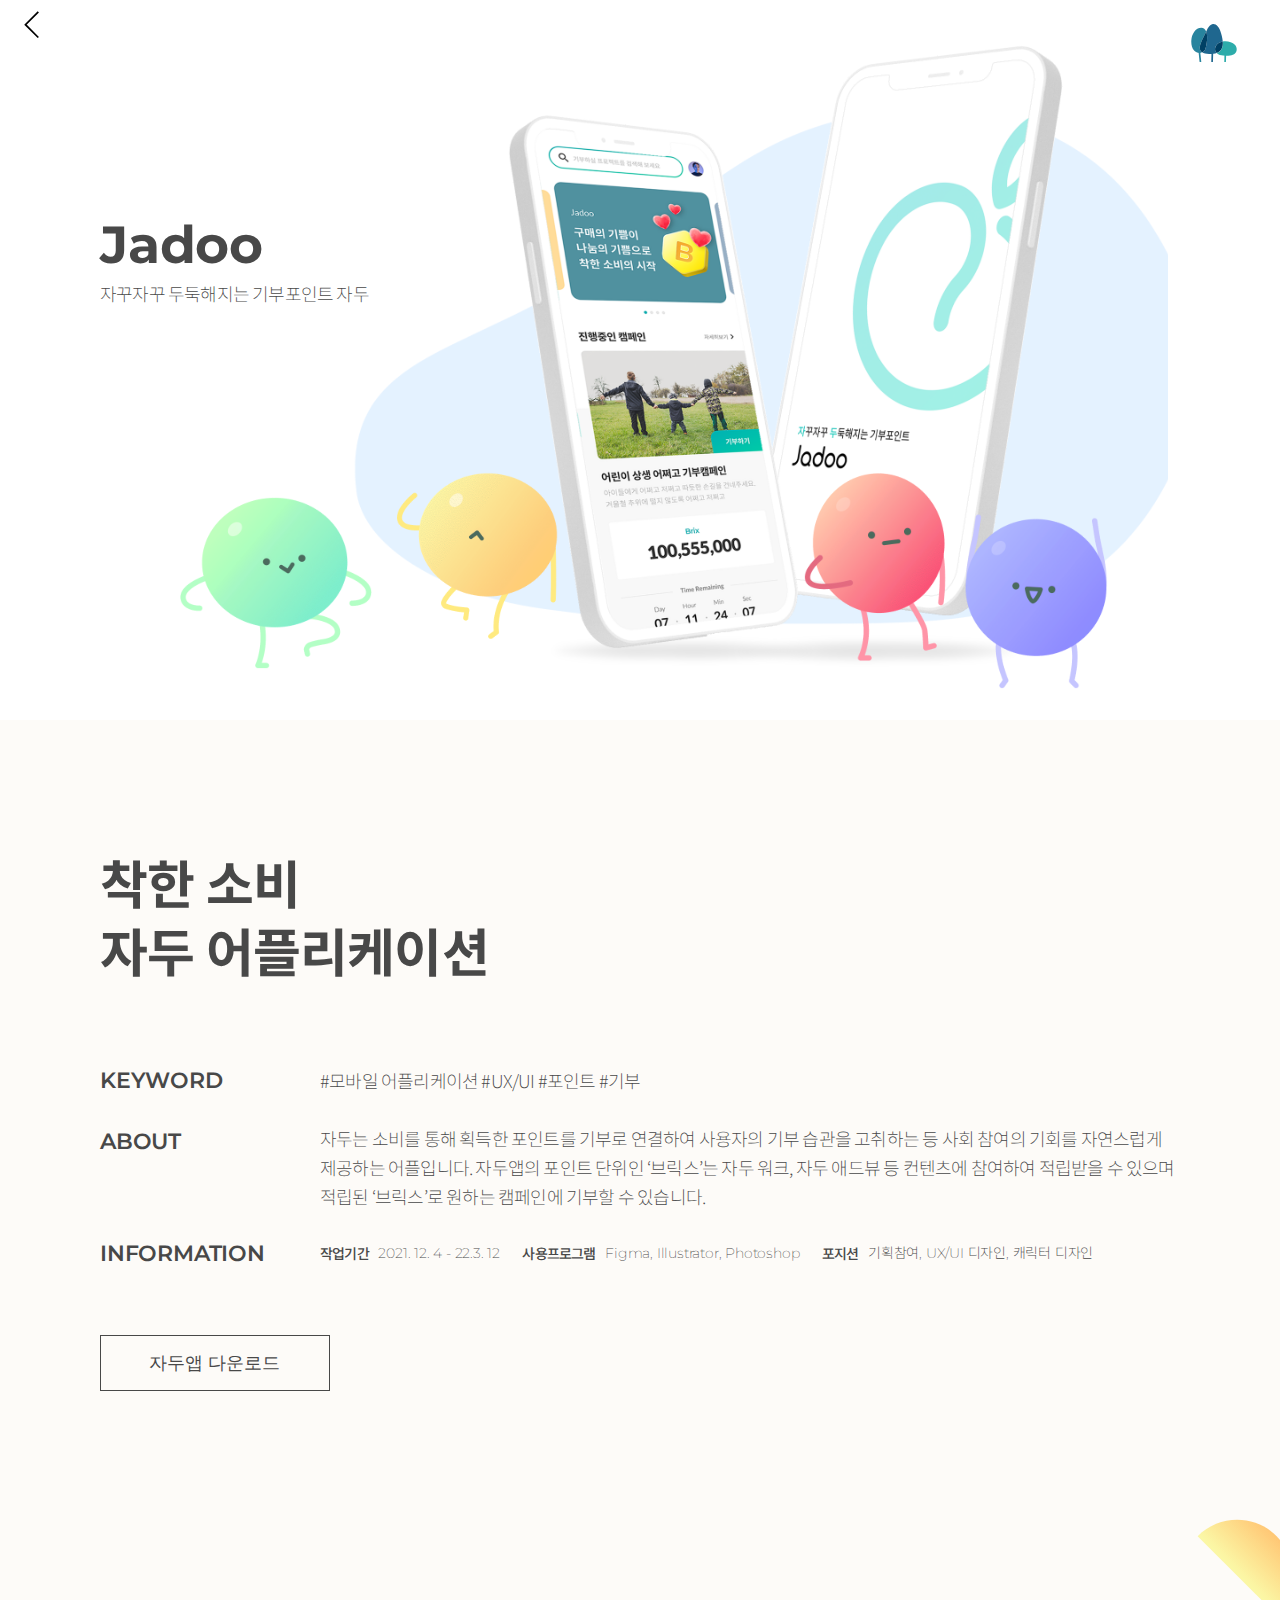
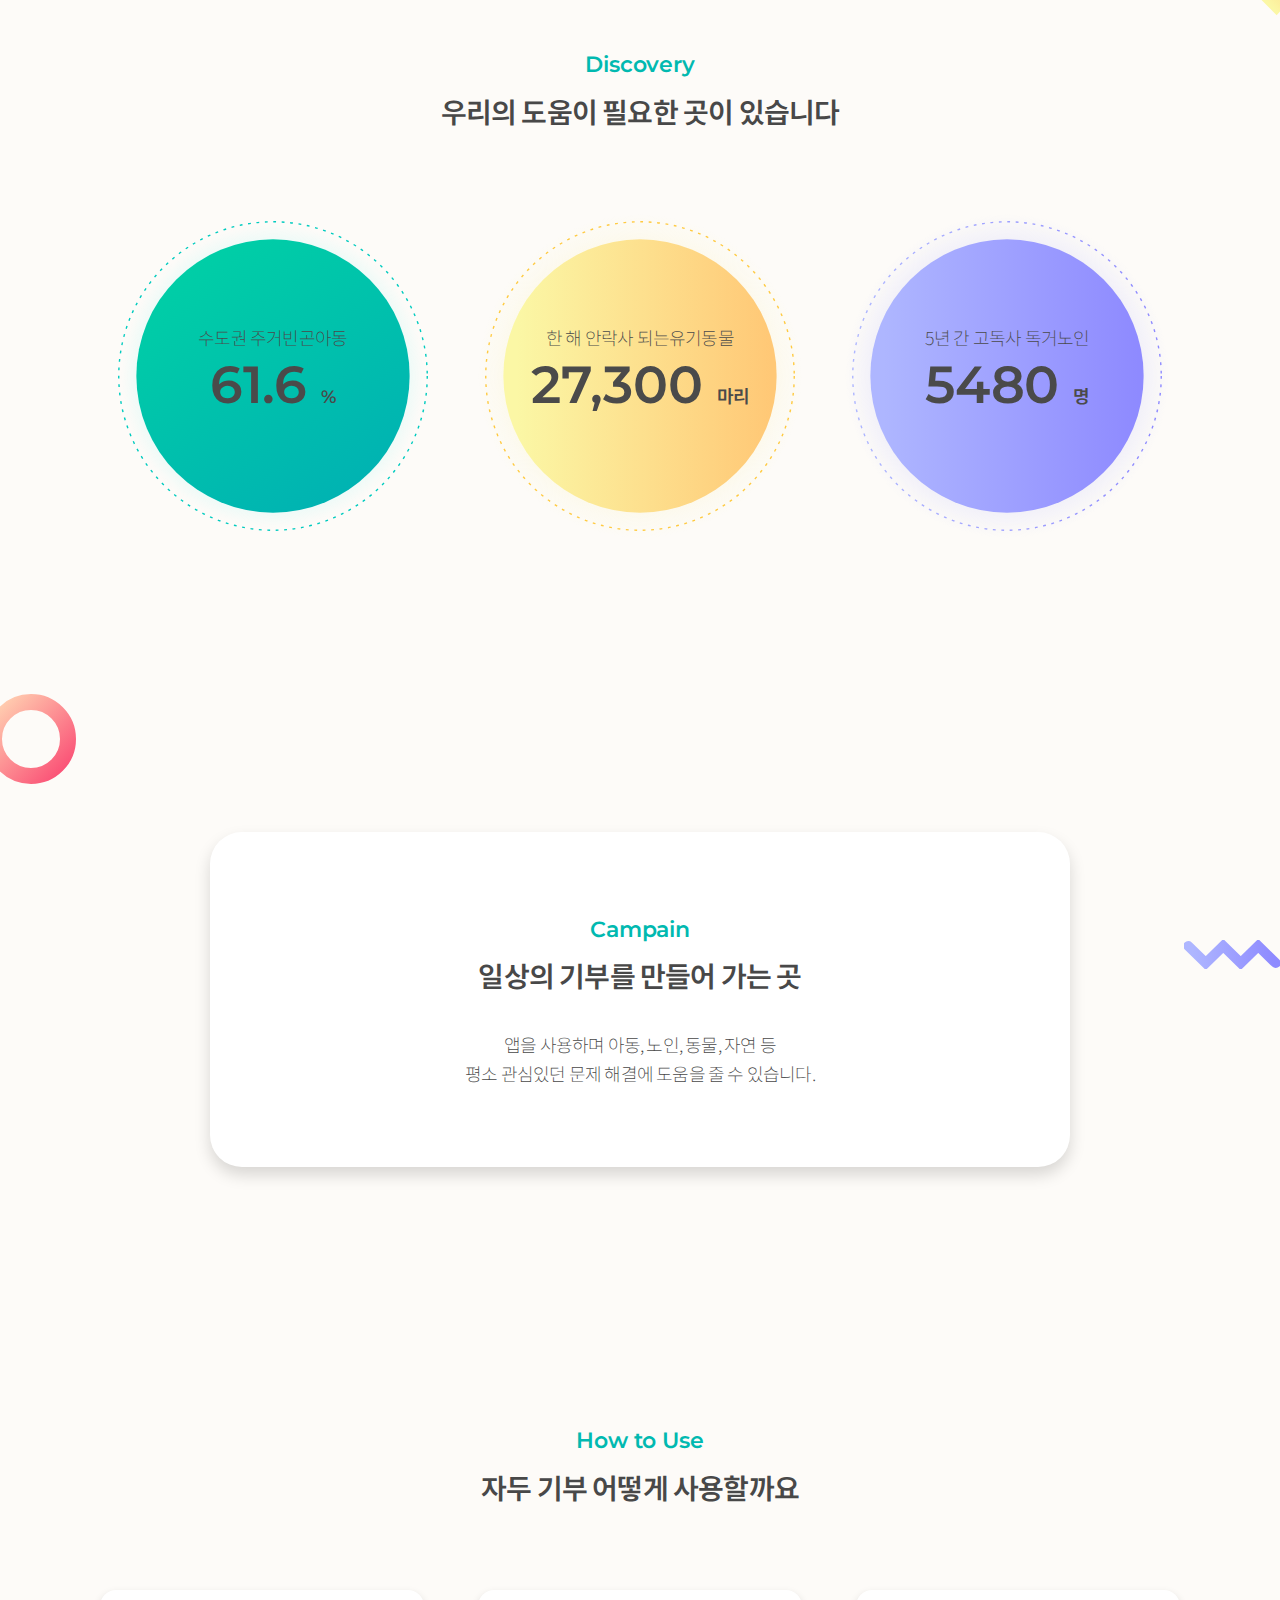
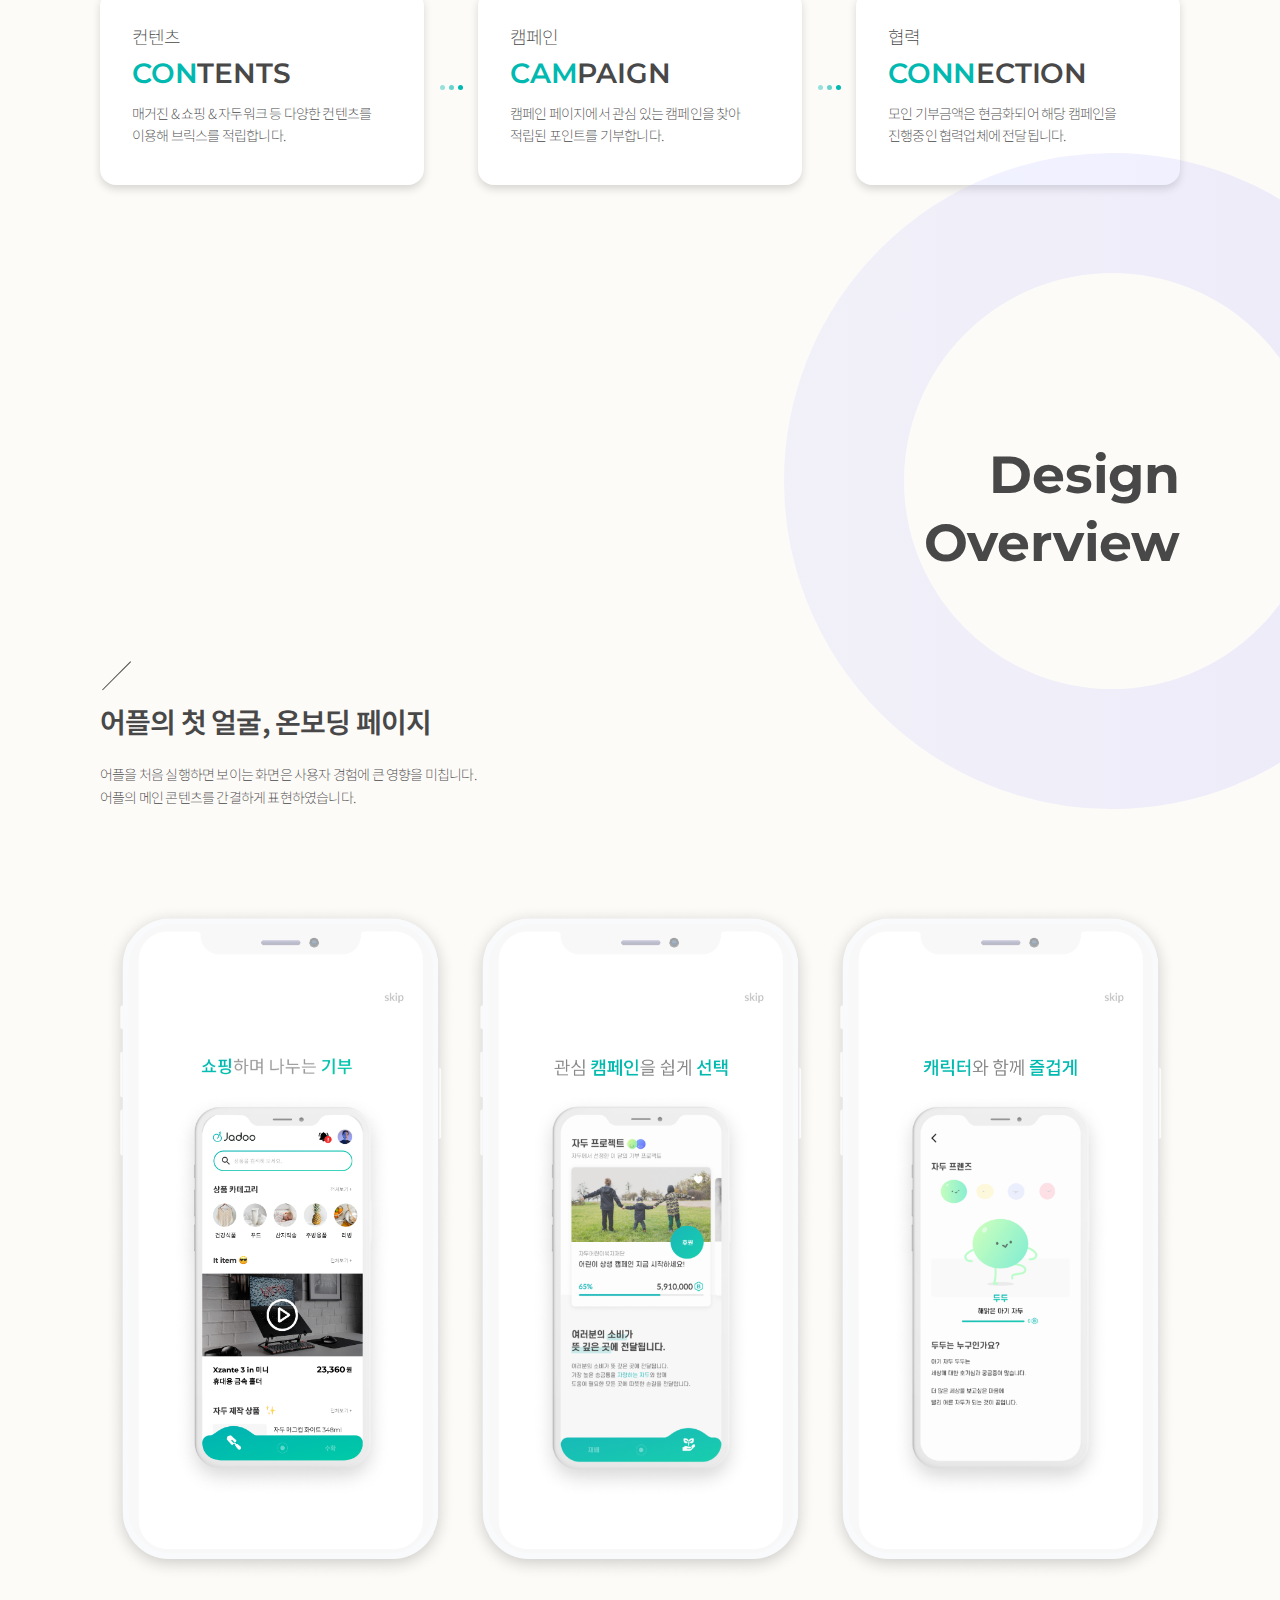
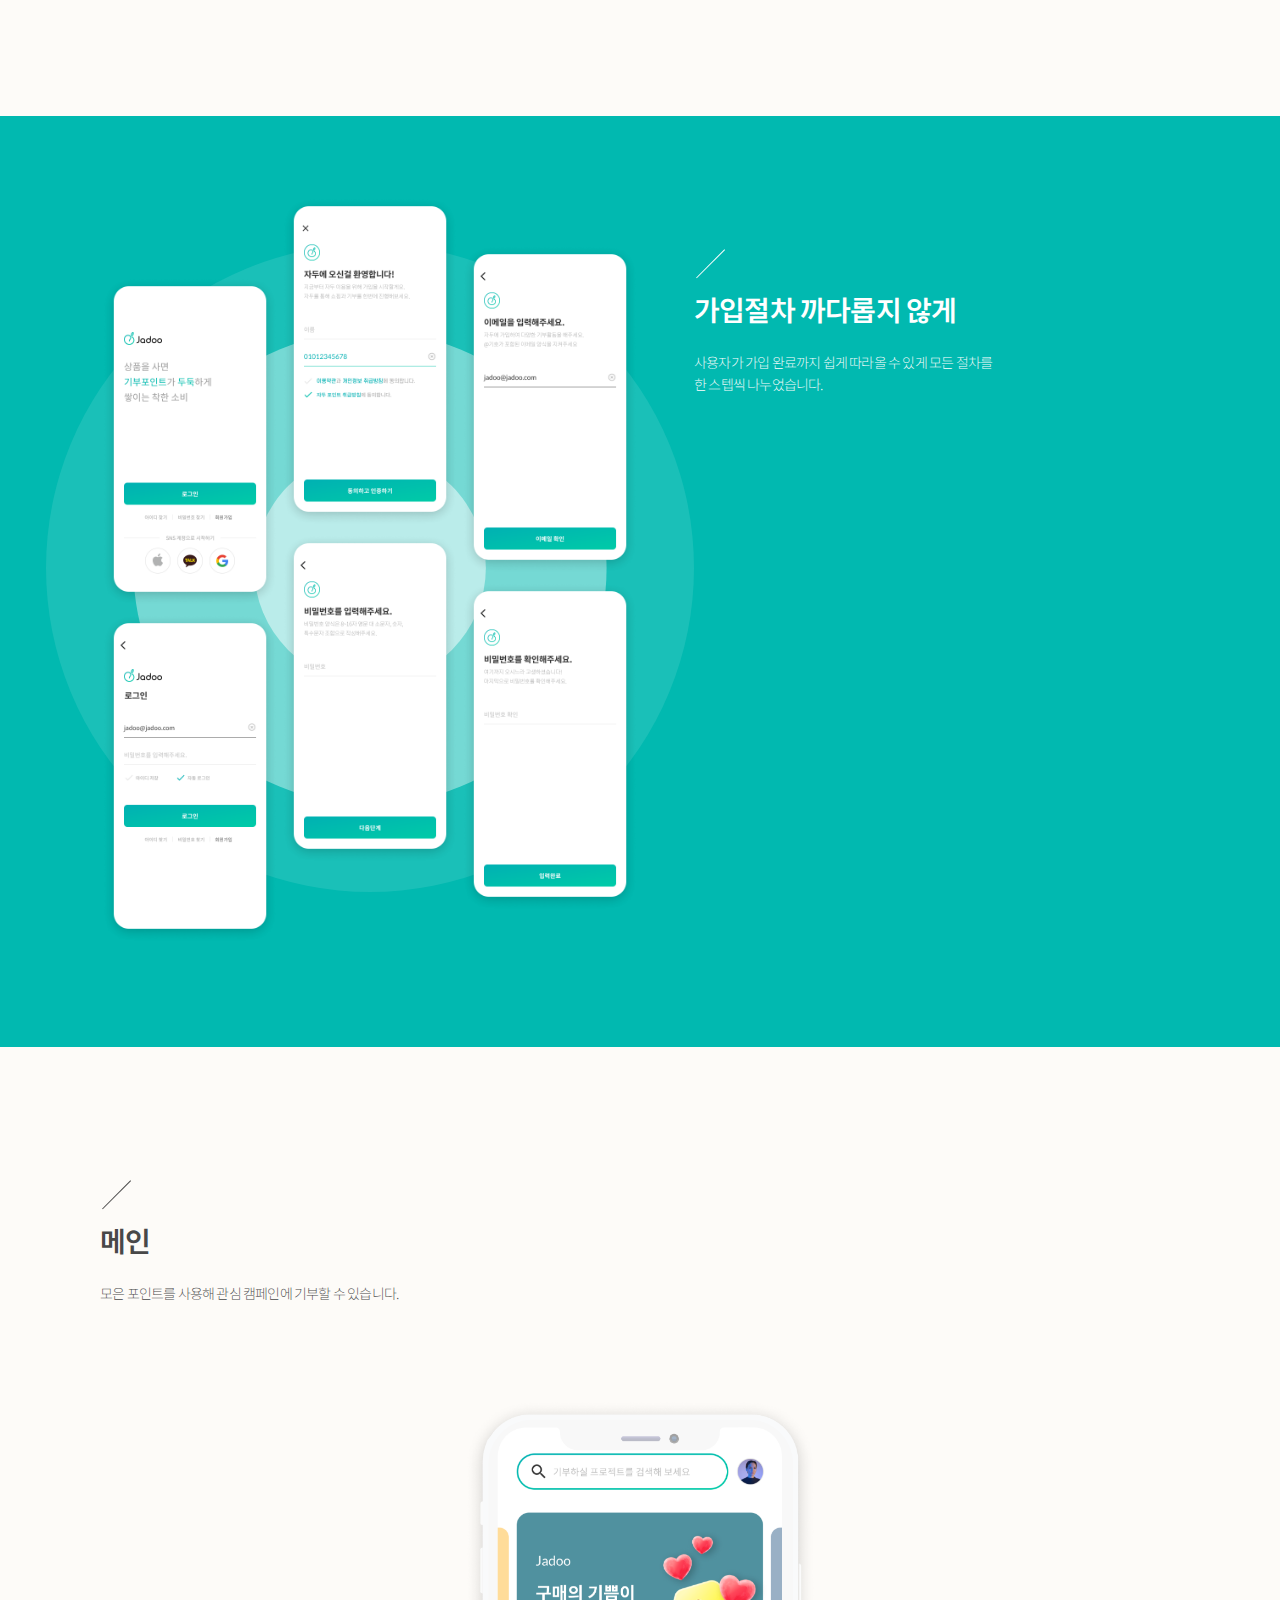
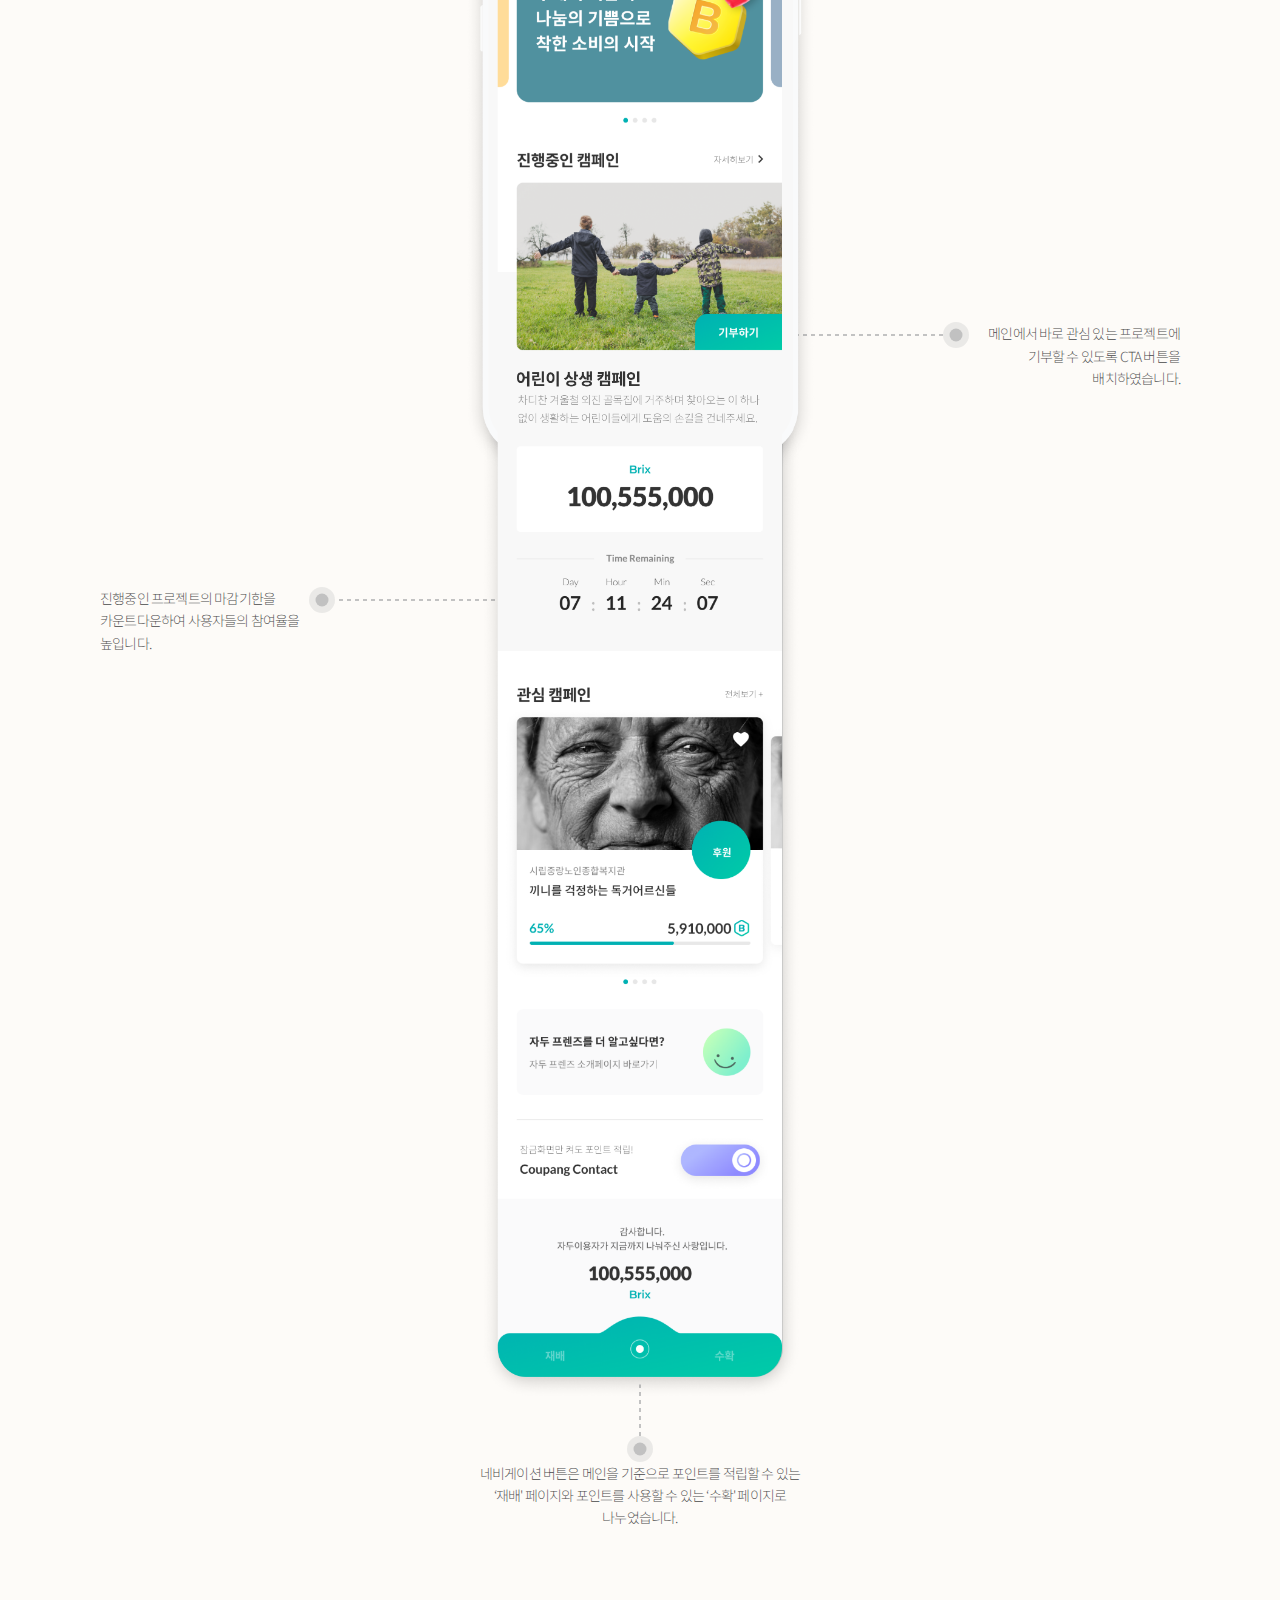
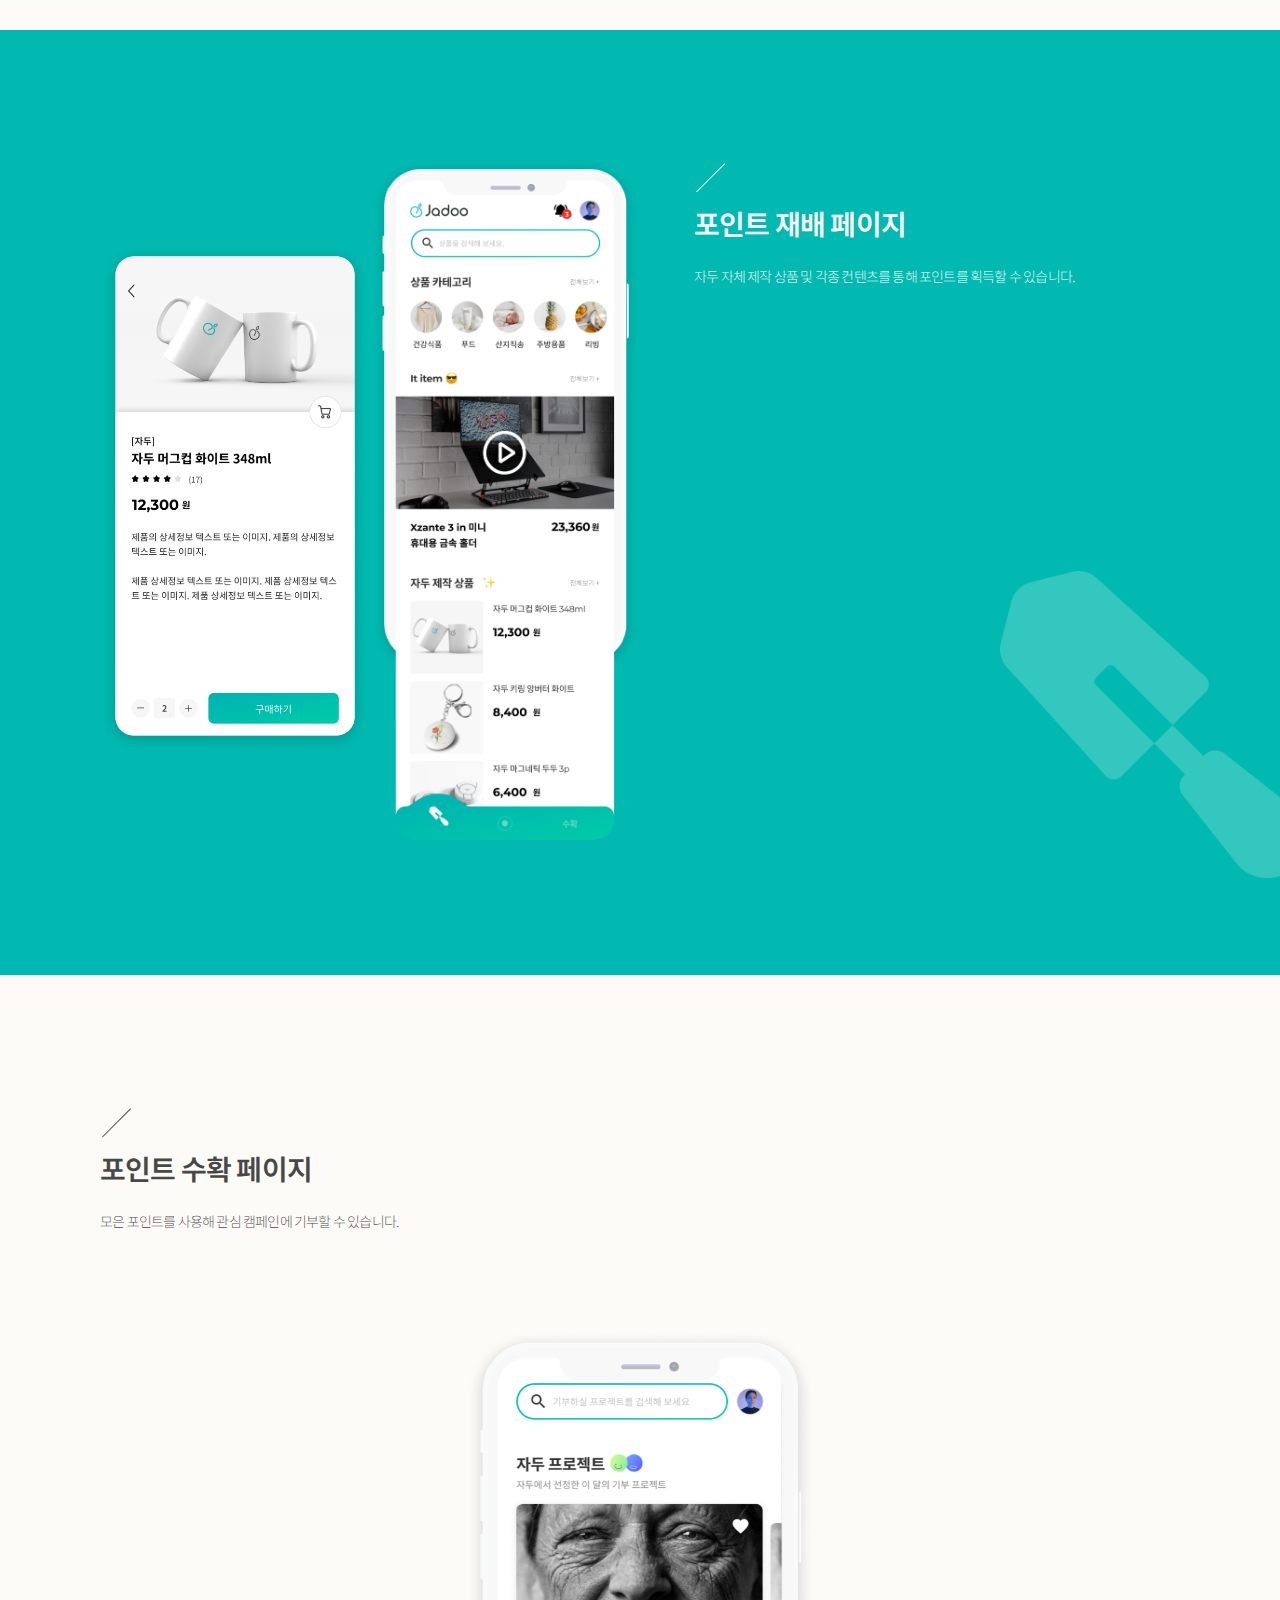
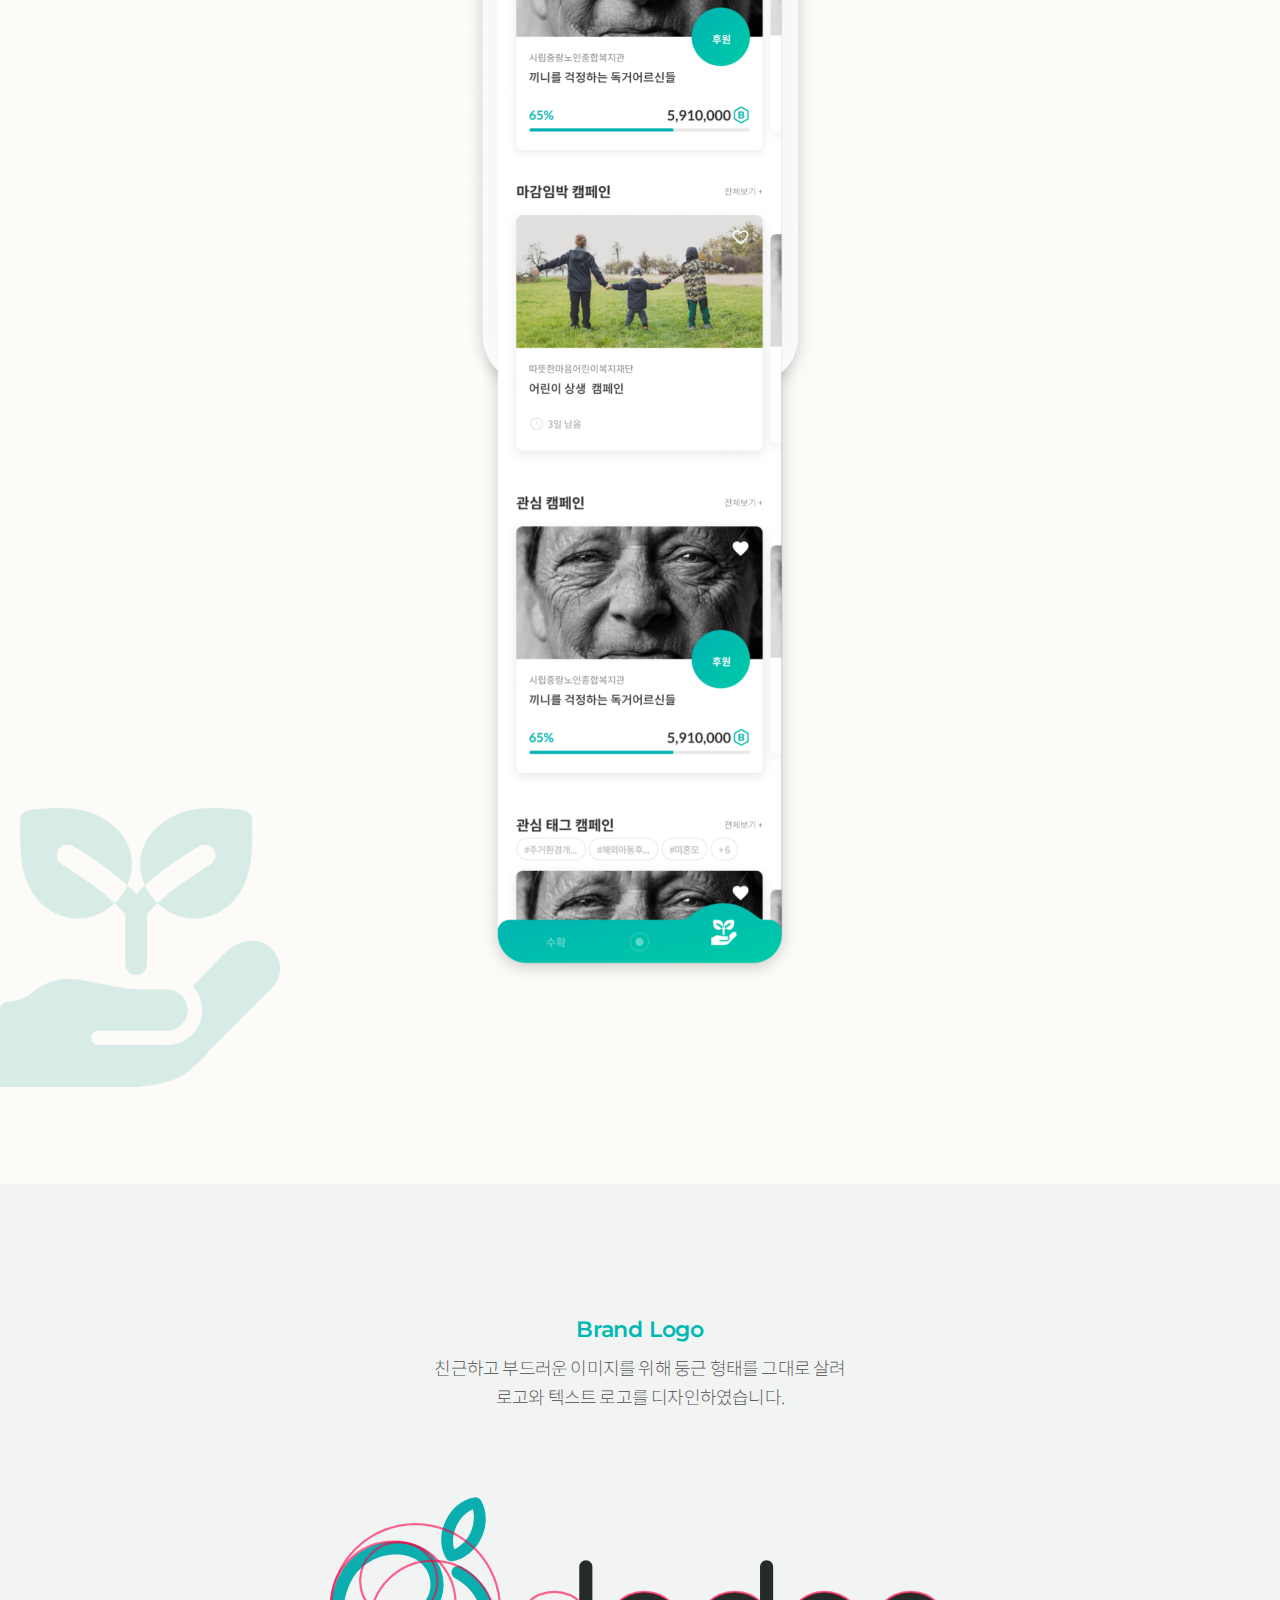
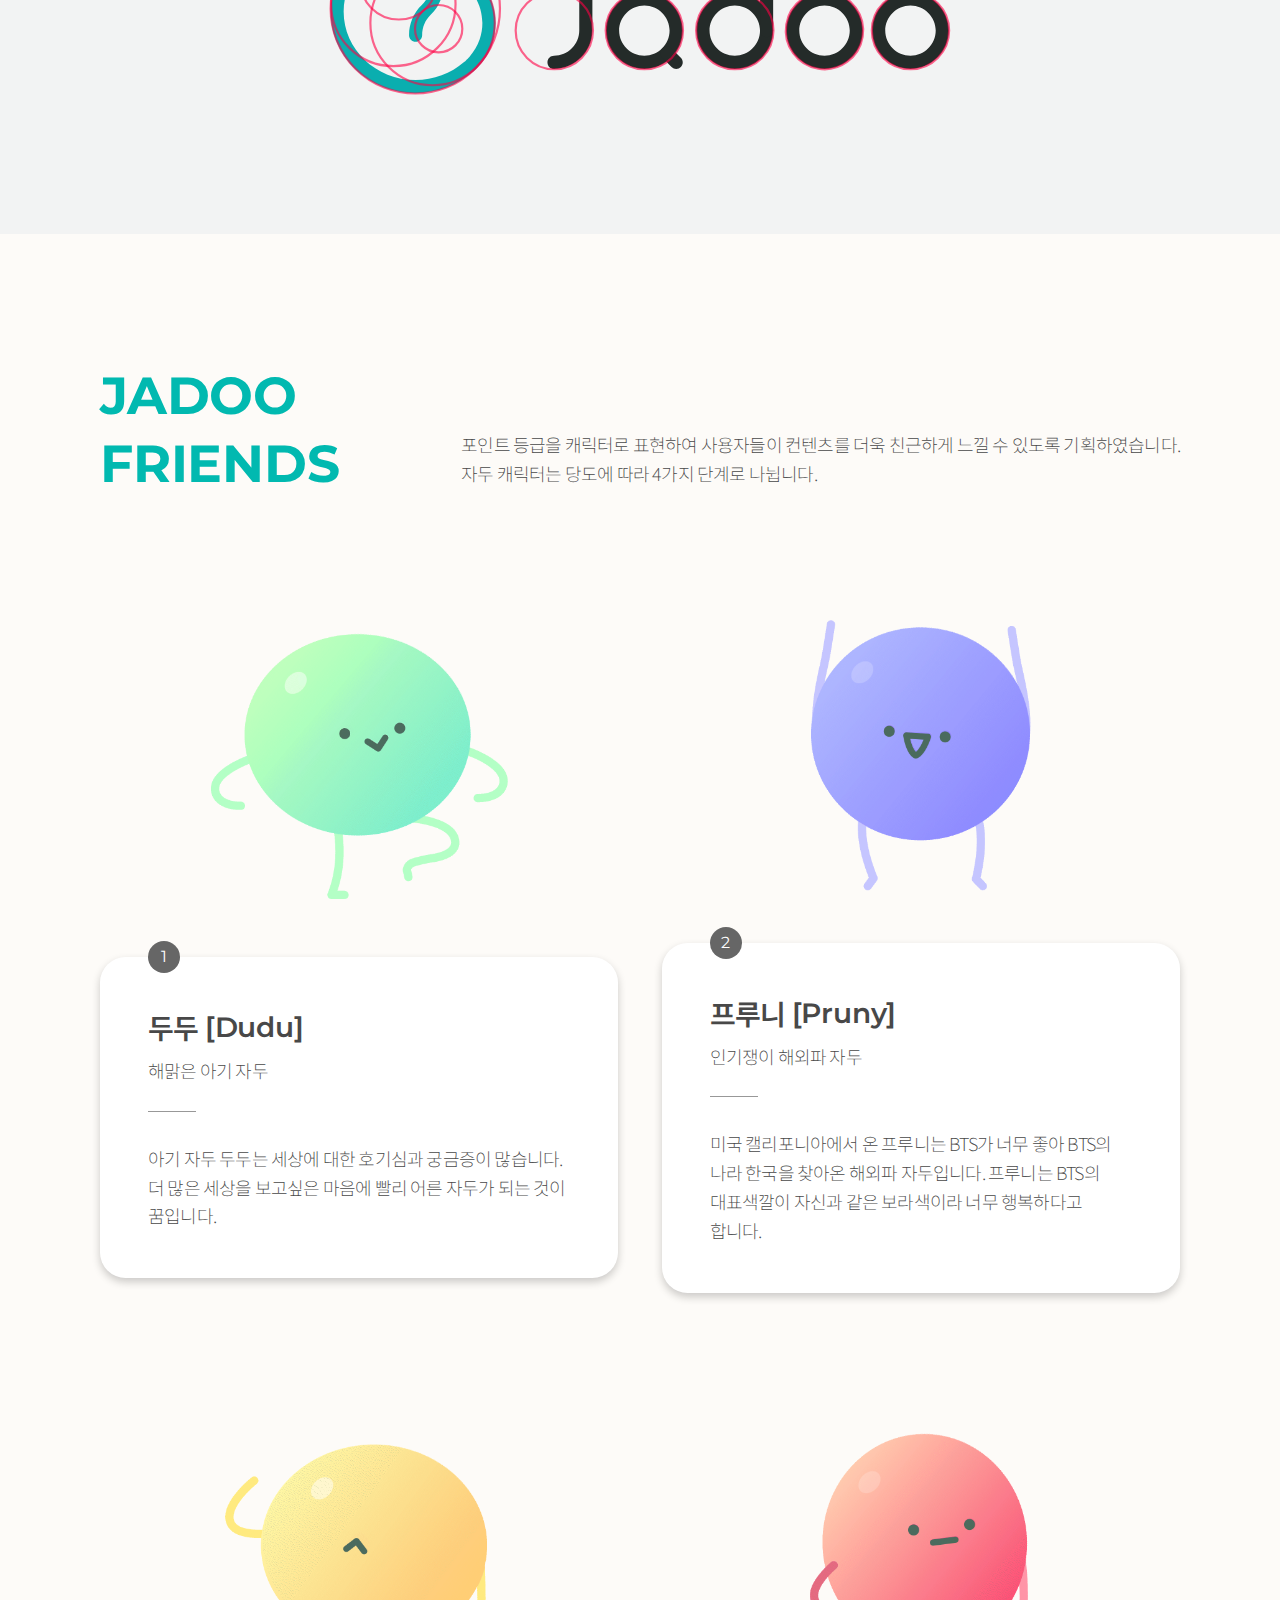
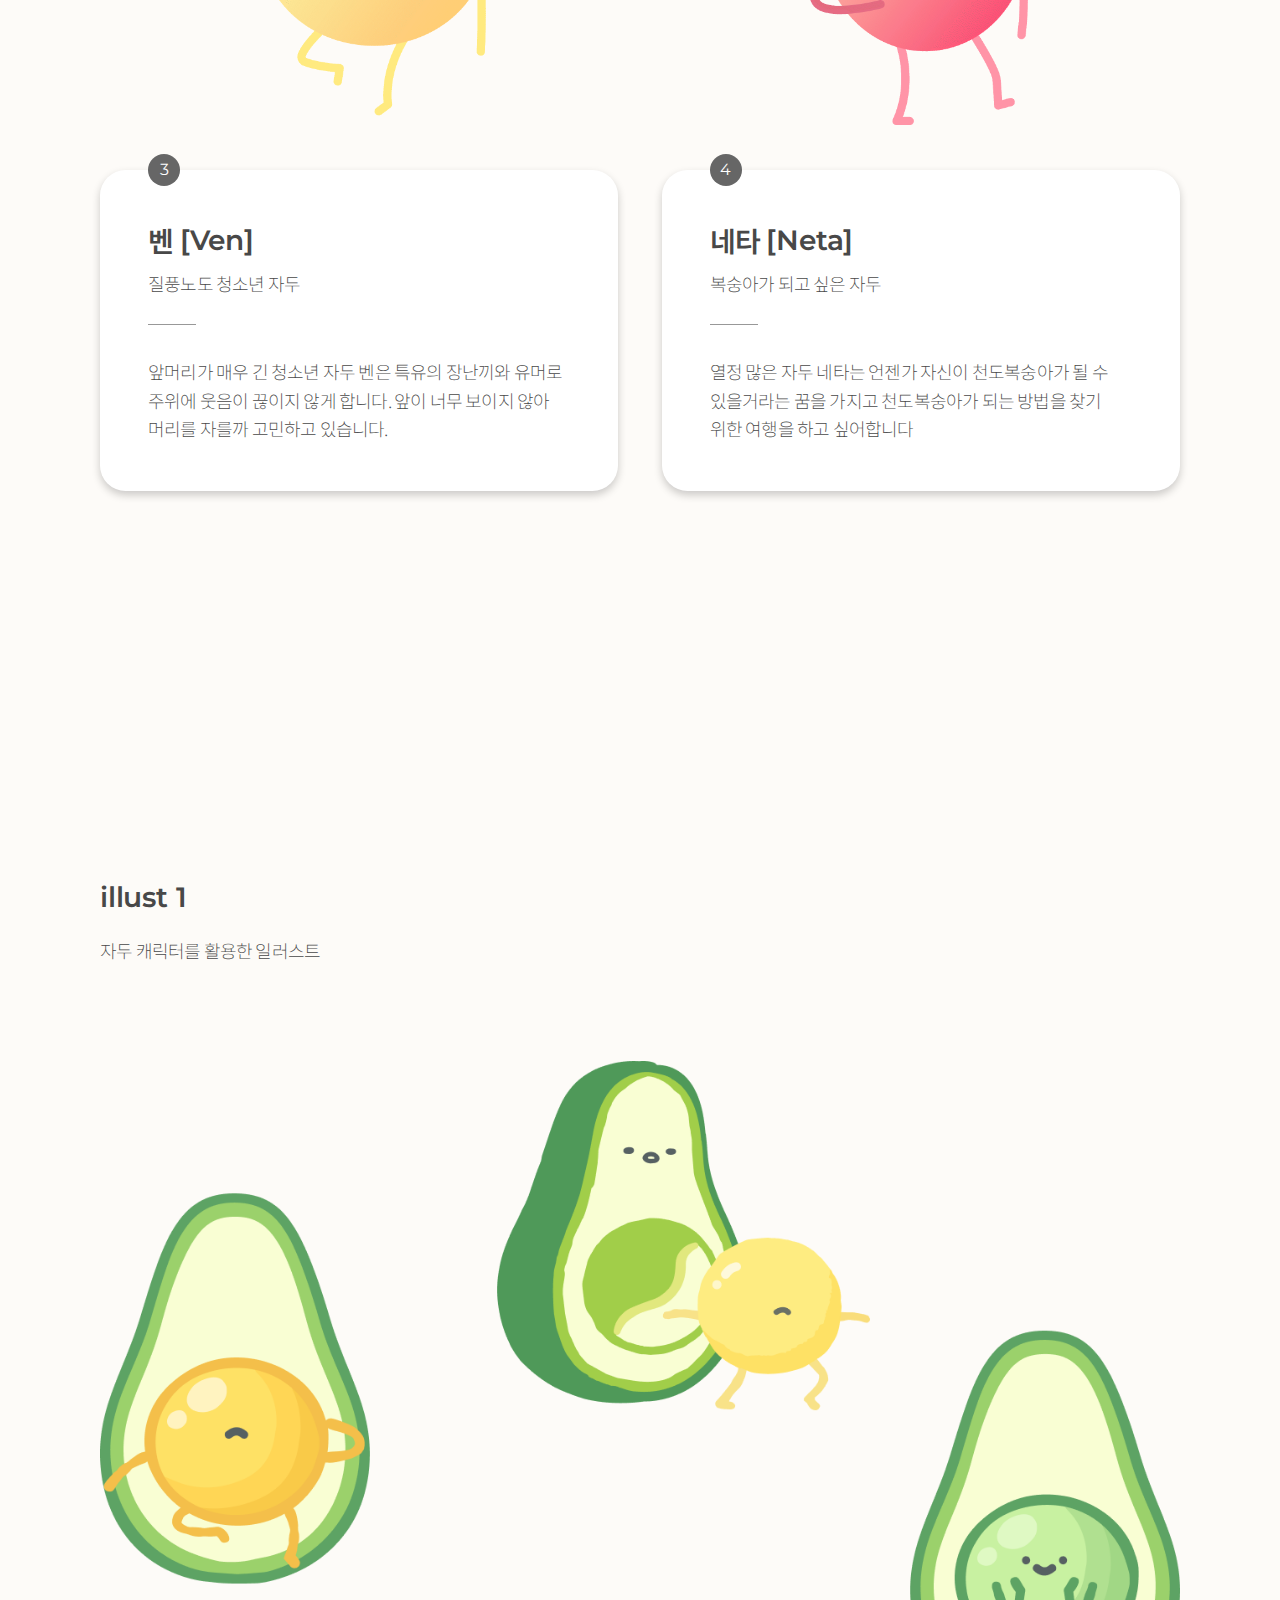
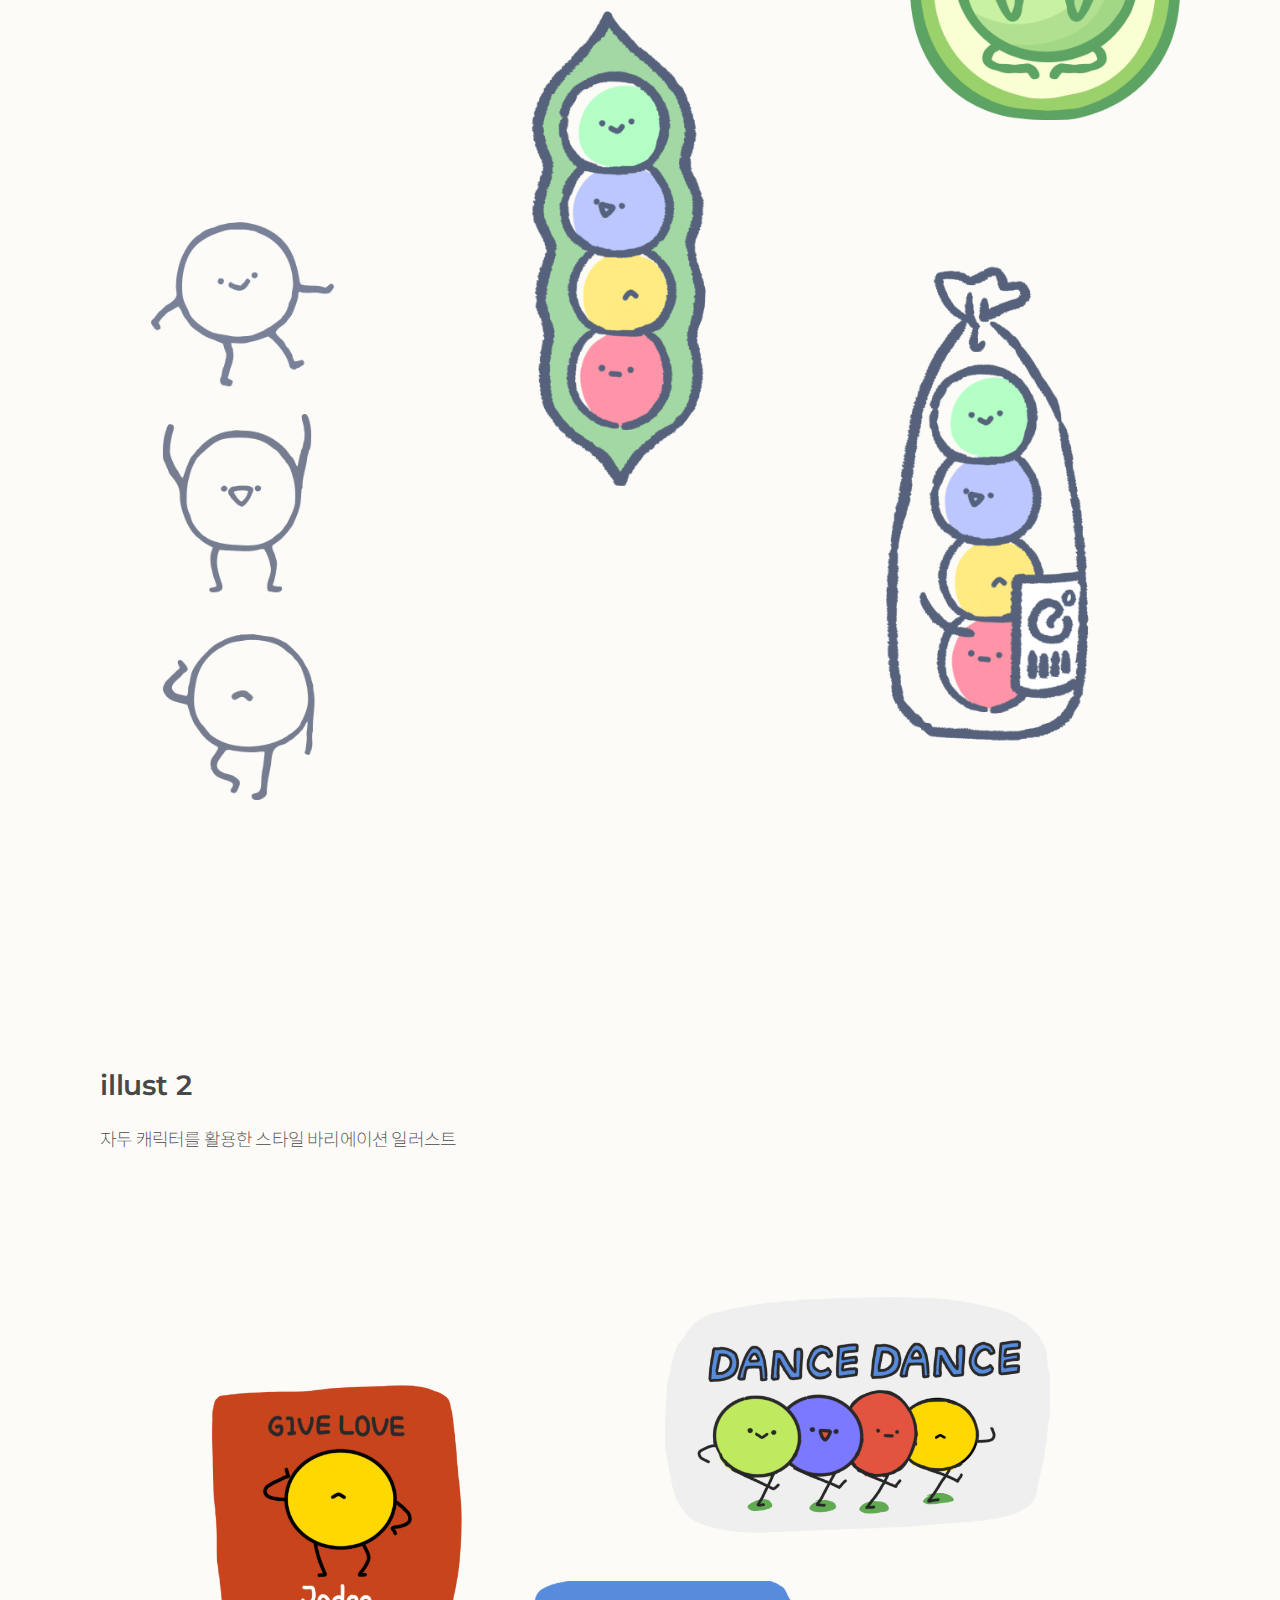
<file: pages/projects/portfolio2019/pages/sub/jadoo.html>
<!DOCTYPE html>
<html lang="en">
<head>
    <meta charset="UTF-8">
    <meta http-equiv="X-UA-Compatible" content="IE=edge">
    <meta name="viewport" content="width=device-width, initial-scale=1.0">
    <title>자두</title>
    <link rel="stylesheet" href="../../src/css/index.css">
    <link rel="stylesheet" href="../../src/css/sub.css">
    <link rel="stylesheet" href="../../src/css/svg.css">

    <link rel="apple-touch-icon" sizes="120x120" href="../../src/img/favicon.ico/apple-icon-120x120.png">
    <link rel="apple-touch-icon" sizes="180x180" href="../../src/img/favicon.ico/apple-icon-180x180.png">
    <link rel="icon" type="image/png" sizes="192x192"  href="../../src/img/favicon.ico/android-icon-192x192.png">
    <link rel="manifest" href="../../src/img/favicon.ico/manifest.json">
    <meta name="msapplication-TileColor" content="#ffffff">
    <meta name="msapplication-TileImage" content="../../src/img/favicon.ico/ms-icon-144x144.png">
    <meta name="theme-color" content="#ffffff">

</head>
<body>
<div class="wrap">
    <header class="header">
        <div class="h-menu" lang="en">
            <div class="button-page-back"></div>
        </div>
        <h2 class="logo"><a href="../../index.html" lang="en"><img src="../../src/img/logo-m2.svg" alt=""></a></h2>
    </header>
    <div class="nav-wrap">
        <ul class="nav-lists">
            <li class="list"><a href="#" lang="en" class="title-main">ABOUT</a></li>
            <li class="list"><a href="#" lang="en" class="title-main">SKILL</a></li>
            <li class="list"><a href="#" lang="en" class="title-main">PORTFOLIO</a></li>
            <li class="list"><a href="#" lang="en" class="title-main">ETC.</a></li>
            <li class="list"><a href="#" lang="en" class="title-main">CONTACT</a></li>
        </ul>
    </div>
    <div class="container jadoo">
        <div class="sub-visual jadoo-visual">
            <div class="bg">
                <div class="image-wrap">
                    <div class="character character-dudu"><img src="../../src/img/sub/jadoo/character-dudu.gif" alt="character-dudu"></div>
                    <div class="character character-pruny"><img src="../../src/img/sub/jadoo/character-pruny.gif" alt="character-pruny"></div>
                    <div class="character character-ven"><img src="../../src/img/sub/jadoo/character-ven.gif" alt="character-ven"></div>
                    <div class="character character-neta"><img src="../../src/img/sub/jadoo/character-neta.gif" alt="character-neta"></div>
                </div>
                <!-- <div class="object-wrap">
                    <p class="ob01"><img src="../../src/img/sub/jadoo/main-visual-ob02.svg" alt="object02"></p>
                    <p class="ob02"><img src="../../src/img/sub/jadoo/main-visual-ob01.svg" alt="object01"></p>
                    <p class="ob03"><img src="../../src/img/sub/jadoo/main-visual-ob06.svg" alt="object06"></p>
                    <p class="ob04"><img src="../../src/img/sub/jadoo/main-visual-ob04.svg" alt="object04"></p>
                    <p class="ob05"><img src="../../src/img/sub/jadoo/main-visual-ob03.svg" alt="object03"></p>
                </div> -->
            </div>
            <div class="inner">
                <div class="sub-title-wrap">
                    <p class="title-main" lang="en">Jadoo</p>
                    <p class="title-txt">자꾸자꾸 두둑해지는 기부포인트 자두</p>
                </div>
            </div>
        </div>

        <div class="sub-section section-project-info-wrap">
            <div class="inner">
                <div class="sc-title-wrap">
                    <h2 class="title-main">
                        착한 소비<br> 자두 어플리케이션
                    </h2>
                </div>
                <div class="project-info">
                    <div class="item">
                        <p class="label title-deskTxt" lang="en">KEYWORD</p>
                        <p class="menu title-txt">#모바일 어플리케이션  #UX/UI  #포인트  #기부</p>
                    </div>
                    <div class="item">
                        <p class="label title-deskTxt" lang="en">ABOUT</p>
                        <p class="menu title-txt">자두는 소비를 통해  획득한 포인트를 기부로 연결하여 사용자의 기부 습관을 고취하는 등 사회 참여의 기회를 자연스럽게 제공하는 어플입니다. 자두앱의 포인트 단위인 ‘브릭스’는 자두 워크, 자두 애드뷰 등 컨텐츠에 참여하여 적립받을 수 있으며 적립된 ‘브릭스’로 원하는 캠페인에 기부할 수 있습니다.</p>
                    </div>
                    <div class="item item-info">
                        <p class="label title-deskTxt" lang="en">INFORMATION</p>
                        <div class="menu title-txt">
                            <div>
                                <p class="title-small">작업기간</p>
                                <p class="title-small" lang="en">2021. 12. 4  -  22.3. 12</p>
                            </div>
                            <div>
                                <p class="title-small">사용프로그램</p>
                                <p class="title-small" lang="en">Figma, Illustrator, Photoshop</p>
                            </div>
                            <div>
                                <p class="title-small">포지션</p>
                                <p class="title-small" lang="en">기획참여, <span class="title-small" lang="en">UX/UI</span> 디자인, 캐릭터 디자인</p>
                            </div>
                        </div>
                    </div>
                </div>
                <button class="ctaButton title-txt" onclick="window.open('https://play.google.com/store/apps/details?id=com.jadoogive.jadoogive')">
                    자두앱 다운로드</button>
            </div>
        </div><!--section-project-info-wrap 끝-->

        <div class="sub-section section-circleList-wrap jadoo">
            <div class="inner">
                <div class="sc-title-wrap center obj-ani">
                    <p class="title-deskTxt" lang="en">Discovery</p>
                    <h2 class="title-sub">우리의 도움이 필요한 곳이 있습니다</h2>
                </div>
                <div class="conts-wrap">
                    <div class="list-wrap">
                        <div class="item obj-ani">
                            <div class="txt-wrap">
                                <p class="title-txt">수도권 주거빈곤아동</p>
                                <p class="title-main" lang="en">61.6 <span class="title-txt" lang="en">%</span></p>
                            </div>
                        </div>
                        <div class="item obj-ani">
                            <div class="txt-wrap">
                                <p class="title-txt">한 해 안락사 되는유기동물</p>
                                <p class="title-main" lang="en">27,300 <span class="title-txt">마리</span></p>
                            </div>
                        </div>
                        <div class="item obj-ani">
                            <div class="txt-wrap">
                                <p class="title-txt">5년 간 고독사 독거노인</p>
                                <p class="title-main" lang="en">5480 <span class="title-txt">명</span></p>
                            </div>
                        </div>
                    </div>
                </div>
            </div>
            <div class="deco-wrap">
                <p class="deco"><img src="../../src/img/sub/jadoo/main-visual-ob04.svg" alt="deco-04"></p>
            </div>
        </div>

        <div class="sub-section section-campaign-wrap">
            <div class="inner">
                <div class="box-wrap obj-ani">
                    <div class="sc-title-wrap center">
                        <p class="title-deskTxt" lang="en">Campain</p>
                        <h2 class="title-sub">일상의 기부를 만들어 가는 곳</h2>
                    </div>
                    <div class="conts-wrap">
                        <p class="title-txt">
                            앱을 사용하며 아동, 노인, 동물, 자연 등<br>
                            평소 관심있던 문제 해결에 도움을 줄 수 있습니다.
                        </p>
                    </div>
                </div>
            </div>
            <div class="deco-wrap">
                <p class="deco"><img src="../../src/img/sub/jadoo/main-visual-ob06.svg" alt="deco-06"></p>
                <p class="deco"><img src="../../src/img/sub/jadoo/main-visual-ob01.svg" alt="deco-01"></p>
            </div>
        </div>

        <div class="sub-section section-how-wrap">
            <div class="inner">
                <div class="sc-title-wrap center obj-ani">
                    <p class="title-deskTxt" lang="en">How to Use</p>
                    <h2 class="title-sub">자두 기부 어떻게 사용할까요</h2>
                </div>
                <div class="conts-wrap">
                    <ul>
                        <li class="item item1 obj-ani">
                            <div class="c-title-wrap">
                                <p class="title-txt">컨텐츠</p>
                                <p class="title-sub" lang="en"><span class="txt-point" lang="en">CON</span>TENTS</p>
                            </div>
                            <p class="menu title-small">매거진 & 쇼핑 & 자두워크 등 다양한 컨텐츠를 이용해 브릭스를 적립합니다.</p>
                        </li>
                        <div class="dot-wrap obj-ani">
                            <span></span>
                            <span></span>
                            <span></span>
                        </div>
                        <li class="item item2 obj-ani">
                            <div class="c-title-wrap">
                                <p class="title-txt">캠페인</p>
                                <p class="title-sub" lang="en"><span class="txt-point" lang="en">CAM</span>PAIGN</p>
                            </div>
                            <p class="menu title-small">캠페인 페이지에서 관심 있는 캠페인을 찾아 적립된 포인트를 기부합니다.</p>
                        </li>
                        <div class="dot-wrap obj-ani">
                            <span></span>
                            <span></span>
                            <span></span>
                        </div>
                        <li class="item item3 obj-ani">
                            <div class="c-title-wrap">
                                <p class="title-txt">협력</p>
                                <p class="title-sub" lang="en"><span class="txt-point" lang="en">CONN</span>ECTION</p>
                            </div>
                            <p class="menu title-small">모인 기부금액은 현금화되어 해당 캠페인을 진행중인 협력업체에 전달됩니다.</p>
                        </li>
                    </ul>
                </div>
            </div>
        </div>
        <!--section-how-wrap 끝-->
        <div class="sub-section section-screen-wrap section-screen-overview">
            <div class="inner">
                <div class="sc-title-wrap obj-ani">
                    <h2 class="title-main" lang="en">Design<br>Overview</h2>
                </div>
                <div class="conts-wrap">
                    <div class="c-title-wrap screen-title obj-ani">
                        <div class="sc-title">
                            <span></span>
                            <p class="title-sub">어플의 첫 얼굴, 온보딩 페이지</p>
                        </div>
                        <p class="title-small">어플을 처음 실행하면 보이는 화면은 사용자 경험에 큰 영향을 미칩니다.<br>
                            어플의 메인 콘텐츠를 간결하게 표현하였습니다.</p>
                    </div>
                    <div class="screen-wrap">
                        <p class="screen-image obj-ani"><img src="../../src/img/sub/jadoo/contents/jadoo-screen-overview01.png" alt="자두_오버뷰-01"></p>
                        <p class="screen-image obj-ani"><img src="../../src/img/sub/jadoo/contents/jadoo-screen-overview02.png" alt="자두_오버뷰-02"></p>
                        <p class="screen-image obj-ani"><img src="../../src/img/sub/jadoo/contents/jadoo-screen-overview03.png" alt="자두_오버뷰-03"></p>
                    </div>
                </div>
            </div><!-- inner 끝 -->
            <div class="deco-wrap">
                <p class="deco"><img src="../../src/img/sub/jadoo/jadoo-deco-01.svg" alt="deco-01"></p>
            </div>
        </div>
        <div class="sub-section section-screen-wrap section-screen-reverseFlex">
            <div class="inner">
                <div class="conts-wrap">
                    <div class="c-title-wrap screen-title obj-ani">
                        <div class="sc-title">
                            <span></span>
                            <p class="title-sub">가입절차 까다롭지 않게</p>
                        </div>
                        <p class="title-small">사용자가 가입 완료까지 쉽게 따라올 수 있게 모든 절차를 <br> 한 스텝씩 나누었습니다.</p>
                    </div>
                    <div class="screen-wrap screen-sign obj-ani">
                        <p class="screen-image"><img src="../../src/img/sub/jadoo/contents/jadoo-screen-sign01.png" alt="자두_가입-01"></p>
                        <p class="screen-image"><img src="../../src/img/sub/jadoo/contents/jadoo-screen-sign02.png" alt="자두_가입-02"></p>
                        <p class="screen-image"><img src="../../src/img/sub/jadoo/contents/jadoo-screen-sign03.png" alt="자두_가입-03"></p>
                        <p class="screen-image"><img src="../../src/img/sub/jadoo/contents/jadoo-screen-sign04.png" alt="자두_가입-04"></p>
                        <p class="screen-image"><img src="../../src/img/sub/jadoo/contents/jadoo-screen-sign05.png" alt="자두_가입-05"></p>
                        <p class="screen-image"><img src="../../src/img/sub/jadoo/contents/jadoo-screen-sign06.png" alt="자두_가입-06"></p>
                        <div class="deco-wrap">
                            <p class="deco"><img src="../../src/img/sub/jadoo/jadoo-deco-02.svg" alt="deco-02"></p>
                        </div>
                    </div>
                </div>
            </div>
        </div>
        <div class="sub-section section-screen-wrap section-screen-main">
            <div class="inner">
                <div class="conts-wrap">
                    <div class="c-title-wrap screen-title obj-ani">
                        <div class="sc-title">
                            <span></span>
                            <p class="title-sub">메인</p>
                        </div>
                        <p class="title-small">모은 포인트를 사용해 관심 캠페인에 기부할 수 있습니다.</p>
                    </div>
                    <div class="screen-wrap screen-main">
                        <div class="explain-txt-wrap ex-txt-right txt-01 title-small obj-ani2">
                            <p class="ex-deco">
                                <svg width="240" height="2" >
                                    <defs>
                                        <mask id="deco-line-cap">
                                            <line x1="240" y1="1" y2="1" stroke="#fff" stroke-width="2"/>
                                        </mask>
                                    </defs>
                                    <g>
                                        <line class="deco-line" x1="240" y1="1" y2="1" stroke="#C2C2C2" stroke-width="2" stroke-dasharray="4 4"/>
                                    </g>
                                </svg>
                                <svg class="deco-dot" width="26" height="26" viewBox="0 0 36 36" fill="none">
                                    <circle opacity="0.3" cx="18" cy="18" r="18" fill="#C1C1C1"/>
                                    <circle cx="18" cy="18" r="9" fill="#C1C1C1"/>
                                </svg>
                            </p>
                            <p class="ex-txt title-small">
                                메인에서 바로 관심 있는 프로젝트에 기부할 수 있도록 CTA 버튼을 배치하였습니다.
                            </p>
                        </div>
                        <p class="screen-image obj-ani"><img src="../../src/img/sub/jadoo/contents/jadoo-screen-main.png" alt="자두_메인"></p>
                        <div class="explain-txt-wrap ex-txt-left txt-02 title-small obj-ani2">
                            <p class="ex-txt title-small">
                                진행중인 프로젝트의 마감기한을 카운트다운하여 사용자들의 참여율을 높입니다.
                            </p>
                            <p class="ex-deco">
                                <svg class="deco-dot" width="26" height="26" viewBox="0 0 36 36" fill="none">
                                    <circle opacity="0.3" cx="18" cy="18" r="18" fill="#C1C1C1"/>
                                    <circle cx="18" cy="18" r="9" fill="#C1C1C1"/>
                                </svg>
                                <svg width="240" height="2" viewBox="0 0 240 2" fill="none">
                                    <line class="deco-line obj-ani2" x1="240" y1="1" y2="1" stroke="#C2C2C2" stroke-width="2" stroke-dasharray="4 4"/>
                                </svg>
                            </p>
                        </div>
                        <div class="explain-txt-wrap ex-txt-bottom txt-03 title-small obj-ani2">
                            <p class="ex-deco">
                                <svg width="2" height="52" viewBox="0 0 2 52" fill="none">
                                    <path d="M1 52L1 0.5" stroke="#C2C2C2" stroke-width="2" stroke-dasharray="4 4"/>
                                </svg>                                
                                <svg class="deco-dot" width="26" height="26" viewBox="0 0 36 36" fill="none">
                                    <circle opacity="0.3" cx="18" cy="18" r="18" fill="#C1C1C1"/>
                                    <circle cx="18" cy="18" r="9" fill="#C1C1C1"/>
                                </svg>
                            </p>
                            <p class="ex-txt title-small">
                                네비게이션 버튼은 메인을 기준으로 포인트를 적립할 수 있는 ‘재배' 페이지와 포인트를 사용할 수 있는 ‘수확' 페이지로 나누었습니다.
                            </p>
                        </div>
                    </div>
                </div>
            </div>


        </div>
        <div class="sub-section section-screen-wrap section-screen-reverseFlex section-screen-mall">
            <div class="inner">
                <div class="conts-wrap">
                    <div class="c-title-wrap screen-title obj-ani">
                        <div class="sc-title">
                            <span></span>
                            <p class="title-sub">포인트 재배 페이지</p>
                        </div>
                        <p class="title-small">자두 자체 제작 상품 및 각종 컨텐츠를 통해 포인트를 획득할 수 있습니다.</p>
                    </div>
                    <div class="screen-wrap screen-mall">
                        <p class="screen-image obj-ani"><img src="../../src/img/sub/jadoo/contents/jadoo-screen-mall02.png" alt="자두_가입-02"></p>
                        <p class="screen-image obj-ani"><img src="../../src/img/sub/jadoo/contents/jadoo-screen-mall01.png" alt="자두_가입-01"></p>
                    </div>
                </div>
            </div>
        </div>
        <div class="sub-section section-screen-wrap section-screen-campaign">
            <div class="inner">
                <div class="conts-wrap">
                    <div class="c-title-wrap screen-title obj-ani">
                        <div class="sc-title">
                            <span></span>
                            <p class="title-sub">포인트 수확 페이지</p>
                        </div>
                        <p class="title-small">모은 포인트를 사용해 관심 캠페인에 기부할 수 있습니다.</p>
                    </div>
                    <div class="screen-wrap screen-campaign">
                        <div class="screen-image obj-ani2">
                            <img src="../../src/img/sub/jadoo/contents/jadoo-screen-campaign01.png" alt="자두-캠페인01">
                            <div class="explain-txt-wrap ex-txt-bottom txt-03 title-small obj-ani2">
                                <p class="ex-deco">
                                    <svg width="2" height="52" viewBox="0 0 2 52" fill="none">
                                        <path d="M1 52L1 0.5" stroke="#C2C2C2" stroke-width="2" stroke-dasharray="4 4"/>
                                    </svg>                                
                                    <svg class="deco-dot" width="26" height="26" viewBox="0 0 36 36" fill="none">
                                        <circle opacity="0.3" cx="18" cy="18" r="18" fill="#C1C1C1"/>
                                        <circle cx="18" cy="18" r="9" fill="#C1C1C1"/>
                                    </svg>
                                </p>
                                <p class="ex-txt title-small">
                                    관심 있는 프로젝트를 찾고 적립된 포인트를 이용해 후원할 수 있습니다
                                </p>
                            </div>
                        </div>
                        <div class="screen-image obj-ani">
                            <img src="../../src/img/sub/jadoo/contents/jadoo-screen-campaign02.png" alt="캠페인메인">
                        </div>
                        <div class="screen-image obj-ani2">
                            <img src="../../src/img/sub/jadoo/contents/jadoo-screen-campaign03.png" alt="자두-캠페인03">
                            <div class="explain-txt-wrap ex-txt-bottom txt-03 title-small obj-ani2">
                                <p class="ex-deco">
                                    <svg width="2" height="52" viewBox="0 0 2 52" fill="none">
                                        <path d="M1 52L1 0.5" stroke="#C2C2C2" stroke-width="2" stroke-dasharray="4 4"/>
                                    </svg>                                
                                    <svg class="deco-dot" width="26" height="26" viewBox="0 0 36 36" fill="none">
                                        <circle opacity="0.3" cx="18" cy="18" r="18" fill="#C1C1C1"/>
                                        <circle cx="18" cy="18" r="9" fill="#C1C1C1"/>
                                    </svg>
                                </p>
                                <p class="ex-txt title-small">
                                    기부 영수증을 발행하여 연말 소득공제 혜택도 받을 수 있습니다.
                                </p>
                            </div>
                        </div>
                    </div>
                </div>
            </div>
        </div>
        <div class="sub-section section-logo-wrap">
            <div class="inner">
                <div class="sc-title-wrap center obj-ani">
                    <p class="title-deskTxt" lang="en">Brand Logo</p>
                    <p class="title-txt">친근하고 부드러운 이미지를 위해 둥근 형태를 그대로 살려<br>
                        로고와 텍스트 로고를 디자인하였습니다.</p>
                </div>
                <div class="conts-wrap">
                    <div class="logo-wrap">
                        <svg version="1.1" xmlns="http://www.w3.org/2000/svg" xmlns:xlink="http://www.w3.org/1999/xlink" x="0px" y="0px"
                            viewBox="0 0 644 210" style="enable-background:new 0 0 644 210;" xml:space="preserve">
                        <style type="text/css">
                            .st0{fill:#0AAEAF;}
                            .st1{fill:#242B29;}
                            .st2{opacity:0.6;fill:none;stroke:#FF0045;stroke-width:2.2;stroke-miterlimit:10;enable-background:new    ;}
                        </style>
                        <g id="Layer_2">
                            <g>
                                <path class="st0" d="M132.4,70.7c-2.3,0-4.5-1.2-5.7-3.3c-6.2-10.8-6.3-24.7-0.4-37.3c5.9-12.6,16.7-21.4,28.9-23.6
                                    c2.8-0.5,5.5,0.8,6.9,3.2c6.2,10.8,6.3,24.7,0.4,37.3c-5.9,12.6-16.7,21.4-28.9,23.6C133.2,70.6,132.8,70.7,132.4,70.7z
                                    M153.8,18.3c-6.8,3-12.9,9.1-16.5,16.9c-3.6,7.8-4.4,16.3-2.3,23.5c6.8-3,12.9-9.1,16.5-16.9C155,34,155.8,25.5,153.8,18.3z"/>
                                <path class="st0" d="M155.4,180.6c-0.4,0.4-0.9,0.8-1.4,1.2l-0.3,0.2c-15.7,13.8-36.2,21.4-57.5,21.4c-47.2,0-85.6-36.9-85.6-82.2
                                    c0-10.8,2.1-21.2,6.4-31c0.4-0.9,0.9-2,1.4-3.1c0.6-1.3,1.3-2.6,2-3.9C31.8,63.2,53.1,50.8,76,50.8c5.2,0,10.2,0.6,15,1.8
                                    c0.7,0.2,1.6,0.3,2.5,0.7c0.8,0.2,1.5,0.4,2.1,0.6c9.4,3.2,17.5,9.6,22.7,18.2c4,6.6,6.1,14.2,6.1,21.9c0,11.5-4.6,22.3-12.8,30.3
                                    c-5.7,5.5-8.8,12.9-8.8,20.8c0,3.6-3,6.6-6.6,6.6s-6.6-3-6.6-6.6c0-11.5,4.5-22.3,12.8-30.3c5.7-5.5,8.8-12.9,8.8-20.8
                                    c0-5.3-1.4-10.6-4.2-15.1c-3.6-5.9-9.2-10.4-15.8-12.6L91,66.3l-0.4-0.1l-0.7-0.3c-0.4-0.2-1.1-0.3-1.8-0.4l-0.2-0.1
                                    c-3.7-0.9-7.7-1.4-11.8-1.4C57.9,64,41,73.9,31.9,89.7c-0.5,0.9-1.1,2-1.6,3.1c-0.4,0.8-0.8,1.6-1.1,2.5c-3.6,8.3-5.4,17-5.4,25.9
                                    c0,38.1,32.5,69,72.4,69c18.1,0,35.5-6.4,48.8-18.1l0.4-0.3c0.5-0.4,1-0.8,1.5-1.3c0.4-0.4,0.8-0.7,1.1-1.1
                                    c0.3-0.3,0.6-0.6,0.7-0.7l0.2-0.2c0.4-0.4,0.9-1,1.4-1.5c4.6-5.1,8.2-11.2,10.4-17.7c1.8-5.2,2.7-10.8,2.7-16.4
                                    c0-19.1-10.5-36.4-27.5-45.2c-3.2-1.7-4.5-5.7-2.8-8.9c1.7-3.2,5.7-4.5,8.9-2.8c21.3,11.1,34.6,32.8,34.6,56.9
                                    c0,7.1-1.1,14.1-3.4,20.7c-2.8,8.2-7.2,15.8-13.2,22.3c-0.6,0.7-1.2,1.3-1.8,1.9L155.4,180.6z M152.7,174.1L152.7,174.1
                                    L152.7,174.1z"/>
                            </g>
                            <g>
                                <path class="st1" d="M326.4,179.1c-21.3,0-38.6-17.3-38.6-38.6s17.3-38.6,38.6-38.6s38.6,17.3,38.6,38.6S347.7,179.1,326.4,179.1z
                                    M326.4,115.1c-14,0-25.4,11.4-25.4,25.4s11.4,25.4,25.4,25.4s25.4-11.4,25.4-25.4S340.5,115.1,326.4,115.1z"/>
                                <path class="st1" d="M594.2,179.1c-21.3,0-38.6-17.3-38.6-38.6s17.3-38.6,38.6-38.6s38.6,17.3,38.6,38.6S615.5,179.1,594.2,179.1z
                                    M594.2,115.1c-14,0-25.4,11.4-25.4,25.4s11.4,25.4,25.4,25.4s25.4-11.4,25.4-25.4S608.2,115.1,594.2,115.1z"/>
                                <path class="st1" d="M417.4,179.1c-21.3,0-38.6-17.3-38.6-38.6s17.3-38.6,38.6-38.6s38.6,17.3,38.6,38.6S438.7,179.1,417.4,179.1z
                                    M417.4,115.1c-14,0-25.4,11.4-25.4,25.4s11.4,25.4,25.4,25.4s25.4-11.4,25.4-25.4S431.4,115.1,417.4,115.1z"/>
                                <path class="st1" d="M235.5,179.1c-3.6,0-6.6-2.9-6.6-6.6s2.9-6.6,6.6-6.6c14,0,25.4-11.4,25.4-25.4V76.2c0-3.6,3-6.6,6.6-6.6
                                    s6.6,2.9,6.6,6.6v64.3C274.1,161.8,256.8,179.1,235.5,179.1z"/>
                                <path class="st1" d="M358.5,179.1c-1.7,0-3.4-0.6-4.7-1.9l-9.4-9.4c-2.6-2.6-2.6-6.8,0-9.3c2.6-2.6,6.8-2.6,9.3,0l9.4,9.4
                                    c2.6,2.6,2.6,6.8,0,9.3C361.9,178.5,360.2,179.1,358.5,179.1z"/>
                                <path class="st1" d="M449.4,147.1c-3.6,0-6.6-2.9-6.6-6.6V76.2c0-3.6,3-6.6,6.6-6.6s6.6,2.9,6.6,6.6v64.3
                                    C456,144.2,453,147.1,449.4,147.1z"/>
                                <path class="st1" d="M507.7,179.1c-21.3,0-38.6-17.3-38.6-38.6s17.3-38.6,38.6-38.6s38.6,17.3,38.6,38.6S529,179.1,507.7,179.1z
                                    M507.7,115.1c-14,0-25.4,11.4-25.4,25.4s11.4,25.4,25.4,25.4s25.4-11.4,25.4-25.4S521.7,115.1,507.7,115.1z"/>
                            </g>
                        </g>
                        <g id="Layer_1">
                            <circle class="st2 guide-01 obj-ani2" cx="73.8" cy="113.6" r="62.6"/>
                            <circle class="st2 guide-02 obj-ani2" cx="113.3" cy="132.9" r="62.6"/>
                            <circle class="st2 guide-03 obj-ani2" cx="79.3" cy="90.4" r="38.9"/>
                            <circle class="st2 guide-09 obj-ani2" cx="119.4" cy="138.5" r="23.8"/>
                            <circle class="st2 guide-10 obj-ani2" cx="95.9" cy="118.6" r="85.2"/>

                            <circle class="st2 guide-txt guide-04 obj-ani2" cx="235.8" cy="140.5" r="38.9"/>
                            <circle class="st2 guide-txt guide-05 obj-ani2" cx="326.4" cy="140.5" r="38.9"/>
                            <circle class="st2 guide-txt guide-06 obj-ani2" cx="417.4" cy="140.5" r="38.9"/>
                            <ellipse transform="matrix(0.8112 -0.5847 0.5847 0.8112 13.6613 323.3583)" class="st2 guide-txt guide-07 obj-ani2" cx="507.7" cy="140.5" rx="38.9" ry="38.9"/>
                            <circle class="st2 guide-txt guide-08 obj-ani2" cx="594.2" cy="140.5" r="38.9"/>
                            

                        </g>
                        </svg>
                    </div>
                </div>
                <script>
                    console.log(document.querySelector('.guide-10').getTotalLength());
                </script>
            </div>
        </div>
        <div class="sub-section section-character-wrap">
            <div class="inner">
                <div class="sc-title-wrap obj-ani">
                    <h2 class="title-main" lang="en">JADOO<br>FRIENDS</h2>
                    <p class="title-txt">포인트 등급을 캐릭터로 표현하여 사용자들이 컨텐츠를 더욱 친근하게 느낄 수 있도록 기획하였습니다.<br> 자두 캐릭터는 당도에 따라 4가지 단계로 나뉩니다.</p>
                </div>
                <div class="conts-wrap">
                    <ul class="character-list-wrap">
                        <li class="list">
                            <div class="character-wrap">
                                <img src="../../src/img/sub/jadoo/character-dudu.gif" alt="캐릭터-두두">
                            </div>
                            <div class="info-wrap">
                                <div class="info-title-wrap">
                                    <span class="label" lang="en">1</span>
                                    <div class="name-wrap">
                                        <p class="title-sub">두두</p>
                                        <p class="title-sub" lang="en">[Dudu]</p>
                                    </div>
                                    <div class="name-info title-txt">
                                        해맑은 아기 자두
                                    </div>
                                </div>
                                <div class="info-menu title-txt">
                                    아기 자두 두두는 세상에 대한 호기심과 궁금증이 많습니다. 더 많은 세상을 보고싶은 마음에 빨리 어른 자두가 되는 것이 꿈입니다.
                                </div>
                            </div>
                        </li>
                        <li class="list">
                            <div class="character-wrap">
                                <img src="../../src/img/sub/jadoo/character-pruny.gif" alt="캐릭터-프루니">
                            </div>
                            <div class="info-wrap">
                                <div class="info-title-wrap">
                                    <span class="label" lang="en">2</span>
                                    <div class="name-wrap">
                                        <p class="title-sub">프루니</p>
                                        <p class="title-sub" lang="en">[Pruny]</p>
                                    </div>
                                    <div class="name-info title-txt">
                                        인기쟁이 해외파 자두
                                    </div>
                                </div>
                                <div class="info-menu title-txt">
                                    미국 캘리포니아에서 온 프루니는 BTS가 너무 좋아  BTS의 나라 한국을 찾아온 해외파 자두입니다. 프루니는 BTS의 대표색깔이 자신과 같은 보라색이라 너무 행복하다고 합니다.
                                </div>
                            </div>
                        </li>
                        <li class="list">
                            <div class="character-wrap">
                                <img src="../../src/img/sub/jadoo/character-ven.gif" alt="캐릭터-벤">
                            </div>
                            <div class="info-wrap">
                                <div class="info-title-wrap">
                                    <span class="label" lang="en">3</span>
                                    <div class="name-wrap">
                                        <p class="title-sub">벤</p>
                                        <p class="title-sub" lang="en">[Ven]</p>
                                    </div>
                                    <div class="name-info title-txt">
                                        질풍노도 청소년 자두
                                    </div>
                                </div>
                                <div class="info-menu title-txt">
                                    앞머리가 매우 긴 청소년 자두 벤은 특유의 장난끼와 유머로 주위에 웃음이 끊이지 않게 합니다. 앞이 너무 보이지 않아 머리를 자를까 고민하고 있습니다.
                                </div>
                            </div>
                        </li>
                        <li class="list">
                            <div class="character-wrap">
                                <img src="../../src/img/sub/jadoo/character-neta.gif" alt="캐릭터-네타">
                            </div>
                            <div class="info-wrap">
                                <div class="info-title-wrap">
                                    <span class="label" lang="en">4</span>
                                    <div class="name-wrap">
                                        <p class="title-sub">네타</p>
                                        <p class="title-sub" lang="en">[Neta]</p>
                                    </div>
                                    <div class="name-info title-txt">
                                        복숭아가 되고 싶은 자두
                                    </div>
                                </div>
                                <div class="info-menu title-txt">
                                    열정 많은 자두 네타는 언젠가 자신이 천도복숭아가 될 수 있을거라는 꿈을 가지고 천도복숭아가 되는 방법을 찾기 위한 여행을 하고 싶어합니다
                                </div>
                            </div>
                        </li>
                    </ul>
                </div>
            </div>
        </div>
        <div class="sub-section section-illust-wrap">
            <div class="inner">
                <div class="sc-title-wrap obj-ani">
                    <h2 class="title-sub" lang="en">illust 1</h2>
                    <p class="title-txt">자두 캐릭터를 활용한 일러스트</p>
                </div>
                <div class="conts-wrap obj-ani">
                    <img src="../../src/img/sub/jadoo/illust1-jadoo-01.png" alt="자두일러스트01">
                </div>
            </div>
        </div>
        <div class="sub-section section-illust2-wrap">
            <div class="inner">
                <div class="sc-title-wrap obj-ani">
                    <h2 class="title-sub" lang="en">illust 2</h2>
                    <p class="title-txt">자두 캐릭터를 활용한 스타일 바리에이션 일러스트</p>
                </div>
            </div>
            <div class="conts-wrap obj-ani">
                <img src="../../src/img/sub/jadoo/illust1-jadoo-02.png" alt="자두일러스트02">
            </div>
        </div>
        <div class="sub-section section-footer">
            <div class="bg">
                <div class="image-wrap">
                    <div class="character character-dudu"><img src="../../src/img/sub/jadoo/character-dudu.gif" alt="character-dudu"></div>
                    <div class="character character-pruny"><img src="../../src/img/sub/jadoo/character-pruny.gif" alt="character-pruny"></div>
                    <div class="character character-ven"><img src="../../src/img/sub/jadoo/character-ven.gif" alt="character-ven"></div>
                    <div class="character character-neta"><img src="../../src/img/sub/jadoo/character-neta.gif" alt="character-neta"></div>
                </div>
            </div>
            <div class="inner">
                <div class="sub-title-wrap">
                    <p class="title-main" lang="en">Jadoo</p>
                    <p class="title-txt">소비를 그리다 자두</p>
                </div>
            </div>
        </div>
    </div>

</div>
<script src="../../src/js/main.js"></script>
<script src="../../src/js/sub.js"></script>
</body>
</html>
</file>
<file: pages/projects/humanizon/src/css/index.css>
@charset "UTF-8";
/*INTERFACE*/
/*스타일 묶음*/
/*=======color=======*/
/*----main----*/
/*----bg----*/
/*----gray scale----*/
/*----color-font-light----*/
/*----font system----*/
/*----공통스타일----*/
/*----Media Query----*/
/*max-width:320px*/
/*min-width:768px*/
/*min-width:980px*/
/*min-width:1200px*/
/*RESET*/
@import url("https://fonts.googleapis.com/css2?family=Montserrat:ital,wght@0,100;0,200;0,300;0,400;0,500;0,600;0,700;0,800;0,900;1,100;1,200;1,300;1,400;1,500;1,600;1,700;1,800;1,900&display=swap");
@import url("https://fonts.googleapis.com/css2?family=Noto+Sans+KR:wght@100;300;400;500;700;900&display=swap");
[lang=ko] {
  font-family: "Noto Sans KR", "Montserrat", sans-serif, "맑은 고딕", "Nanum Gothic", "나눔 고딕", "돋움", dotum, sans-serif;
}

[lang=en] {
  font-family: "Montserrat", "Noto Sans KR", sans-serif;
  letter-spacing: -0.2px;
}

body ::-moz-selection {
  background: #B5DD42;
  color: #ffffff;
}

body ::selection {
  background: #B5DD42;
  color: #ffffff;
}

* {
  box-sizing: border-box;
}

body {
  min-width: 280px;
  overflow-x: hidden;
}

html, body, div, span, applet, object, iframe,
h1, h2, h3, h4, h5, h6, p, blockquote, pre,
a, abbr, acronym, address, big, cite, code,
del, dfn, em, img, ins, kbd, q, s, samp,
small, strike, sub, sup, tt, var,
b, u, i, center,
dl, dt, dd, ol, ul, li,
fieldset, form, label, legend,
table, caption, tbody, tfoot, thead, tr, th, td,
article, aside, canvas, details, embed,
figure, figcaption, footer, header, hgroup,
menu, nav, output, ruby, section, summary,
time, mark, audio, video {
  margin: 0;
  padding: 0;
  border: 0;
  font-size: 16px;
  font: inherit;
  vertical-align: baseline;
  text-decoration: none;
  font-family: "Noto Sans KR", "Black Ops One", "Montserrat" sans-serif, "맑은 고딕", "Nanum Gothic", "나눔 고딕", "돋움", dotum, sans-serif;
  letter-spacing: -0.8px;
  font-weight: 400;
  line-height: 1.6;
  color: #111111;
  word-break: keep-all;
  box-sizing: border-box;
}

strong {
  font-weight: bold;
}

/* HTML5 display-role reset for older browsers */
article, aside, details, figcaption, figure,
footer, header, hgroup, menu, nav, section {
  display: block;
}

body {
  line-height: 1.5;
}

html, body {
  height: 100%;
}

ol, ul, li {
  list-style: none;
}

blockquote, q {
  quotes: none;
}

blockquote:before, blockquote:after,
q:before, q:after {
  content: "";
  content: none;
}

table {
  border-collapse: collapse;
  border-spacing: 0;
}

img {
  max-width: 100%;
}

a {
  color: #333;
  font-style: none;
}

/* input 기본 스타일 초기화 */
input {
  -webkit-appearance: none;
     -moz-appearance: none;
          appearance: none;
  outline: none;
  border: 1px solid #eee;
  padding: 15px 16px;
  width: 100%;
  border-radius: 12px;
}

/* IE10 이상에서 input box 에 추가된 지우기 버튼 제거 */
input::-ms-clear {
  display: none;
}

/* input type number 에서 화살표 제거 */
input[type=number]::-webkit-inner-spin-button,
input[type=number]::-webkit-outer-spin-button {
  -moz-appearance: textfield;
  -webkit-appearance: none;
          appearance: none;
  outline: none;
}

input[type=search]::-webkit-search-cancel-button,
input[type=search]::-webkit-search-decoration,
input[type=search]::-webkit-search-results-button,
input[type=search]::-webkit-search-results-decoration {
  outline: none;
}

input[type=search] {
  box-sizing: content-box;
  outline: none;
}

textarea {
  -webkit-appearance: none;
     -moz-appearance: none;
          appearance: none;
  overflow: auto;
  vertical-align: top;
  resize: vertical;
  border: 1px solid #eee;
  padding: 15px 16px;
  width: 100%;
  height: 88px;
  border-radius: 12px;
  font-family: "Noto Sans KR", "Montserrat", sans-serif, "맑은 고딕", "Nanum Gothic", "나눔 고딕", "돋움", dotum, sans-serif;
}

/* Select box 스타일 초기화 */
select {
  -webkit-appearance: none;
     -moz-appearance: none;
          appearance: none;
  box-sizing: border-box;
  background-color: transparent;
}

/* IE 에서 Select box 화살표 제거 */
select::-ms-expand {
  display: none;
}

/* select:active,
select:focus{border: 0; outline: none;} */
/*Button Style*/
button {
  background-color: transparent;
  border: none;
  cursor: pointer;
}

/*FUNCITON*/
/*컴포넌트 묶음*/
/*Media Query*/
/*Flex*/
/*Animation*/
@keyframes ani-up {
  from {
    opacity: 0;
    transform: translateY(30%);
  }
  to {
    opacity: 1;
    transform: translateY(0);
  }
}
/*======================Wrap======================*/
#wrap {
  position: relative;
  width: 100%;
  overflow: hidden;
}

/*====================Header====================*/
.header {
  position: fixed;
  top: 0;
  left: 0;
  right: 0;
  z-index: 100;
  padding: 0 24px;
  height: 4rem;
  display: flex;
  align-items: center;
  align-content: center;
}
@media screen and (min-width: 768px) {
  .header {
    padding: 0 40px;
  }
}
@media screen and (min-width: 1200px) {
  .header {
    padding: 0 90px;
    height: 5.4rem;
  }
}
.header .h-menu {
  z-index: 200;
  width: 32px;
  height: 32px;
  cursor: pointer;
  background: url(../../../../../src/img/Function=Main\,\ Dark=True.svg);
}

/*====================Container====================*/
.container {
  /*----------section 공통----------*/
  /*container*/
}
.container .mainVisual {
  height: 540px;
  background-color: #13A872;
}
@media screen and (min-width: 960px) {
  .container .mainVisual {
    height: 600px;
  }
}
.container .mainVisual .inner {
  height: 100%;
  background-image: url(../img/mainVisual.png);
  background-repeat: no-repeat;
  background-position: center;
  background-size: 360px;
}
.container .mainVisual .inner .titleWrap .mainTitle {
  margin-bottom: 1rem;
  font-size: 48px;
  line-height: 1.2;
}
@media screen and (min-width: 768px) {
  .container .mainVisual .inner .titleWrap .mainTitle {
    font-size: 5.66vw;
  }
}
@media screen and (min-width: 1200px) {
  .container .mainVisual .inner .titleWrap .mainTitle {
    /*font-size: 47px;*/
    font-size: 88px;
  }
}
.container .mainVisual .inner .titleWrap p {
  font-size: 20px;
  font-weight: 200;
}
@media screen and (min-width: 768px) {
  .container .mainVisual .inner .titleWrap p {
    font-size: 2.734vw;
  }
}
@media screen and (min-width: 1200px) {
  .container .mainVisual .inner .titleWrap p {
    font-size: 28px;
  }
}
.container .section {
  padding: 2rem 0;
  /*---------section download----------*/
  /*--------section process----------*/
  /*-----------section news----------*/
  /*============Section 끝============*/
}
.container .section .inner {
  padding: 0 24px;
}
@media (max-width: 320px) {
  .container .section .inner {
    padding: 0 40px;
  }
}
@media (min-width: 768px) {
  .container .section .inner {
    padding: 2rem 40px;
  }
}
@media (min-width: 1200px) {
  .container .section .inner {
    margin: 0 auto;
    padding: 4rem 60px;
    width: 1200px;
    max-width: 1200px;
  }
}
@media screen and (min-width: 1400px) {
  .container .section .inner {
    width: 1400px;
    max-width: 1400px;
  }
}
.container .section .inner .sc-title-wrap .sub-title {
  font-size: 14px;
  font-weight: 500;
  margin-bottom: -0.6rem;
}
@media screen and (max-width: 320px) {
  .container .section .inner .sc-title-wrap .sub-title {
    font-size: 13px;
  }
}
@media screen and (min-width: 768px) {
  .container .section .inner .sc-title-wrap .sub-title {
    font-size: 1.823vw;
  }
}
@media screen and (min-width: 980px) {
  .container .section .inner .sc-title-wrap .sub-title {
    font-size: 18px;
  }
}
.container .section .inner .sc-title-wrap .title {
  font-size: 30px;
  font-weight: 700;
}
@media screen and (min-width: 768px) {
  .container .section .inner .sc-title-wrap .title {
    font-size: 3.648vw;
  }
}
@media screen and (min-width: 1200px) {
  .container .section .inner .sc-title-wrap .title {
    /*font-size: 42px;*/
    font-size: 52px;
  }
}
.container .section.section-download-wrap {
  margin-bottom: 4rem;
}
.container .section.section-download-wrap .sc-title-wrap {
  display: flex;
  align-items: center;
  flex-direction: column;
}
.container .section.section-download-wrap .sc-title-wrap .title {
  text-align: center;
  margin-bottom: 1rem;
}
.container .section.section-download-wrap .sc-title-wrap .description {
  font-size: 14px;
  font-weight: 300;
  text-align: center;
  margin-bottom: 2rem;
}
@media screen and (max-width: 320px) {
  .container .section.section-download-wrap .sc-title-wrap .description {
    font-size: 13px;
  }
}
@media screen and (min-width: 768px) {
  .container .section.section-download-wrap .sc-title-wrap .description {
    font-size: 1.823vw;
  }
}
@media screen and (min-width: 980px) {
  .container .section.section-download-wrap .sc-title-wrap .description {
    font-size: 18px;
  }
}
.container .section.section-download-wrap .sc-title-wrap .ctaButton {
  color: #222222;
  font-size: 17px;
  width: 230px;
  height: 56px;
  font-weight: 400;
  border: 1.5px solid #222222;
  transition: all 0.5s ease;
}
@media screen and (max-width: 320px) {
  .container .section.section-download-wrap .sc-title-wrap .ctaButton {
    font-size: 16px;
  }
}
@media screen and (min-width: 768px) {
  .container .section.section-download-wrap .sc-title-wrap .ctaButton {
    font-size: 2vw;
  }
}
@media screen and (min-width: 1200px) {
  .container .section.section-download-wrap .sc-title-wrap .ctaButton {
    font-size: 22px;
  }
}
.container .section.section-download-wrap .sc-title-wrap .ctaButton:hover {
  background-color: #222222;
  color: #ffffff;
}
@media screen and (min-width: 960px) {
  .container .section.section-process-wrap .inner {
    display: flex;
    align-items: center;
    justify-content: space-between;
    align-items: flex-start;
  }
}
@media screen and (min-width: 960px) {
  .container .section.section-process-wrap .inner .tab-list-wrap {
    width: 50%;
  }
}
.container .section.section-process-wrap .inner .tab-list-wrap .mobile {
  display: flex;
  align-items: center;
  justify-content: space-between;
  margin-bottom: 3.2rem;
}
@media screen and (min-width: 960px) {
  .container .section.section-process-wrap .inner .tab-list-wrap .mobile {
    display: none;
  }
}
.container .section.section-process-wrap .inner .tab-list-wrap .mobile li {
  opacity: 0.5;
  width: 33.33%;
  text-align: center;
  padding: 8px 0;
}
.container .section.section-process-wrap .inner .tab-list-wrap .mobile li a {
  font-weight: 600;
  font-size: 14px;
  color: #222222;
}
@media screen and (max-width: 320px) {
  .container .section.section-process-wrap .inner .tab-list-wrap .mobile li a {
    font-size: 13px;
  }
}
@media screen and (min-width: 768px) {
  .container .section.section-process-wrap .inner .tab-list-wrap .mobile li a {
    font-size: 1.823vw;
  }
}
@media screen and (min-width: 980px) {
  .container .section.section-process-wrap .inner .tab-list-wrap .mobile li a {
    font-size: 18px;
  }
}
.container .section.section-process-wrap .inner .tab-list-wrap .mobile li.active {
  opacity: 1;
  border-bottom: 2px solid #222222;
}
.container .section.section-process-wrap .inner .tab-list-wrap .pc {
  display: none;
}
@media screen and (min-width: 960px) {
  .container .section.section-process-wrap .inner .tab-list-wrap .pc {
    display: block;
  }
}
.container .section.section-process-wrap .inner .tab-list-wrap .pc li {
  opacity: 0.2;
}
.container .section.section-process-wrap .inner .tab-list-wrap .pc li.active {
  opacity: 1;
  animation-name: ani-up;
}
.container .section.section-process-wrap .inner .tab-list-wrap .pc li:not(last-child) {
  margin-bottom: 3rem;
}
.container .section.section-process-wrap .inner .tab-list-wrap .pc li .select-title {
  display: flex;
  align-items: center;
  align-items: center;
  cursor: pointer;
  margin-bottom: 12px;
  font-size: 24px;
  font-weight: 700;
}
.container .section.section-process-wrap .inner .tab-list-wrap .pc li .select-title span {
  margin-right: 8px;
  display: inline-block;
  width: 40px;
  height: 40px;
  background: url(../img/Logo-variation.svg);
  background-repeat: no-repeat;
  background-size: 40px auto;
  background-position: center;
}
@media screen and (min-width: 768px) {
  .container .section.section-process-wrap .inner .tab-list-wrap .pc li .select-title {
    font-size: 3.2vw;
  }
}
@media screen and (min-width: 1200px) {
  .container .section.section-process-wrap .inner .tab-list-wrap .pc li .select-title {
    font-size: 44px;
  }
}
.container .section.section-process-wrap .inner .tab-list-wrap .pc li .select-description {
  cursor: pointer;
  margin-bottom: 8px;
  font-size: 13px;
  font-weight: 300;
}
@media screen and (max-width: 320px) {
  .container .section.section-process-wrap .inner .tab-list-wrap .pc li .select-description {
    font-size: 12px;
  }
}
@media screen and (min-width: 768px) {
  .container .section.section-process-wrap .inner .tab-list-wrap .pc li .select-description {
    font-size: 1.448vw;
  }
}
@media screen and (min-width: 1200px) {
  .container .section.section-process-wrap .inner .tab-list-wrap .pc li .select-description {
    font-size: 14px;
  }
}
.container .section.section-process-wrap .inner .tab-list-wrap .pc li .select-description span {
  font-size: 13px;
}
@media screen and (max-width: 320px) {
  .container .section.section-process-wrap .inner .tab-list-wrap .pc li .select-description span {
    font-size: 12px;
  }
}
@media screen and (min-width: 768px) {
  .container .section.section-process-wrap .inner .tab-list-wrap .pc li .select-description span {
    font-size: 1.448vw;
  }
}
@media screen and (min-width: 1200px) {
  .container .section.section-process-wrap .inner .tab-list-wrap .pc li .select-description span {
    font-size: 14px;
  }
}
.container .section.section-process-wrap .inner .tab-list-wrap .pc li .select-button {
  cursor: pointer;
  padding: 0 0 4px 0;
  margin-top: 1rem;
  border-bottom: 1px solid #222222;
}
.container .section.section-process-wrap .inner .tab-list-wrap .pc li .select-button a {
  font-size: 14px;
  font-weight: 600;
}
@media screen and (max-width: 320px) {
  .container .section.section-process-wrap .inner .tab-list-wrap .pc li .select-button a {
    font-size: 13px;
  }
}
@media screen and (min-width: 768px) {
  .container .section.section-process-wrap .inner .tab-list-wrap .pc li .select-button a {
    font-size: 1.823vw;
  }
}
@media screen and (min-width: 980px) {
  .container .section.section-process-wrap .inner .tab-list-wrap .pc li .select-button a {
    font-size: 18px;
  }
}
.container .section.section-process-wrap .inner .icon-wrap ul li {
  display: none;
  flex-direction: column;
  align-items: center;
}
.container .section.section-process-wrap .inner .icon-wrap ul li.active {
  display: flex;
  align-content: center;
}
.container .section.section-process-wrap .inner .icon-wrap ul li .result-title {
  font-size: 30px;
  font-weight: 600;
}
@media screen and (min-width: 768px) {
  .container .section.section-process-wrap .inner .icon-wrap ul li .result-title {
    font-size: 3.648vw;
  }
}
@media screen and (min-width: 1200px) {
  .container .section.section-process-wrap .inner .icon-wrap ul li .result-title {
    /*font-size: 42px;*/
    font-size: 52px;
  }
}
@media screen and (min-width: 960px) {
  .container .section.section-process-wrap .inner .icon-wrap ul li .result-title {
    display: none;
  }
}
.container .section.section-process-wrap .inner .icon-wrap ul li img {
  width: 210px;
}
@media screen and (min-width: 960px) {
  .container .section.section-process-wrap .inner .icon-wrap ul li img {
    width: 320px;
  }
}
.container .section.section-process-wrap .inner .icon-wrap ul li .result-description {
  font-size: 14px;
  text-align: center;
  font-weight: 300;
}
@media screen and (max-width: 320px) {
  .container .section.section-process-wrap .inner .icon-wrap ul li .result-description {
    font-size: 13px;
  }
}
@media screen and (min-width: 768px) {
  .container .section.section-process-wrap .inner .icon-wrap ul li .result-description {
    font-size: 1.823vw;
  }
}
@media screen and (min-width: 980px) {
  .container .section.section-process-wrap .inner .icon-wrap ul li .result-description {
    font-size: 18px;
  }
}
@media screen and (min-width: 960px) {
  .container .section.section-process-wrap .inner .icon-wrap ul li .result-description {
    display: none;
  }
}
.container .section.section-process-wrap .inner .icon-wrap ul li .result-button {
  margin-top: 1rem;
  border-bottom: 1px solid #222222;
}
.container .section.section-process-wrap .inner .icon-wrap ul li .result-button a {
  font-size: 17px;
  font-weight: 600;
}
@media screen and (max-width: 320px) {
  .container .section.section-process-wrap .inner .icon-wrap ul li .result-button a {
    font-size: 16px;
  }
}
@media screen and (min-width: 768px) {
  .container .section.section-process-wrap .inner .icon-wrap ul li .result-button a {
    font-size: 2vw;
  }
}
@media screen and (min-width: 1200px) {
  .container .section.section-process-wrap .inner .icon-wrap ul li .result-button a {
    font-size: 22px;
  }
}
@media screen and (min-width: 960px) {
  .container .section.section-process-wrap .inner .icon-wrap ul li .result-button {
    display: none;
  }
}
.container .section.section-news-wrap .inner .title-wrap {
  margin-bottom: 2rem;
}
.container .section.section-news-wrap .inner .title-wrap h1 {
  font-size: 20px;
  font-weight: 700;
}
@media screen and (min-width: 768px) {
  .container .section.section-news-wrap .inner .title-wrap h1 {
    font-size: 2.734vw;
  }
}
@media screen and (min-width: 1200px) {
  .container .section.section-news-wrap .inner .title-wrap h1 {
    font-size: 28px;
  }
}
@media screen and (min-width: 768px) {
  .container .section.section-news-wrap .inner .cont-wrap {
    display: flex;
    align-items: center;
    align-items: flex-start;
  }
}
.container .section.section-news-wrap .inner .cont-wrap .item {
  display: flex;
  align-items: center;
  flex-direction: column;
  justify-content: space-between;
  align-items: flex-start;
  margin-bottom: 12px;
  padding: 16px;
  border-bottom-right-radius: 2rem;
  background-color: #F1F1F1;
  cursor: pointer;
}
@media screen and (min-width: 768px) {
  .container .section.section-news-wrap .inner .cont-wrap .item {
    box-sizing: border-box;
    margin-right: 12px;
    padding: 24px;
    height: 340px;
  }
}
@media screen and (min-width: 960px) {
  .container .section.section-news-wrap .inner .cont-wrap .item {
    padding: 32px;
  }
}
.container .section.section-news-wrap .inner .cont-wrap .item .top .news-title {
  margin-bottom: 1.2rem;
  font-size: 17px;
  font-weight: 400;
  color: #606060;
}
@media screen and (max-width: 320px) {
  .container .section.section-news-wrap .inner .cont-wrap .item .top .news-title {
    font-size: 16px;
  }
}
@media screen and (min-width: 768px) {
  .container .section.section-news-wrap .inner .cont-wrap .item .top .news-title {
    font-size: 2vw;
  }
}
@media screen and (min-width: 1200px) {
  .container .section.section-news-wrap .inner .cont-wrap .item .top .news-title {
    font-size: 22px;
  }
}
.container .section.section-news-wrap .inner .cont-wrap .item .top .news-description {
  font-size: 13px;
  font-weight: 300;
  color: #393939;
}
@media screen and (max-width: 320px) {
  .container .section.section-news-wrap .inner .cont-wrap .item .top .news-description {
    font-size: 12px;
  }
}
@media screen and (min-width: 768px) {
  .container .section.section-news-wrap .inner .cont-wrap .item .top .news-description {
    font-size: 1.448vw;
  }
}
@media screen and (min-width: 1200px) {
  .container .section.section-news-wrap .inner .cont-wrap .item .top .news-description {
    font-size: 14px;
  }
}

.footer {
  text-align: center;
  padding: 4rem 0;
  background-color: #F1F1F1;
}
.footer p {
  font-size: 13px;
  color: #606060;
  font-weight: 300;
}
@media screen and (max-width: 320px) {
  .footer p {
    font-size: 12px;
  }
}
@media screen and (min-width: 768px) {
  .footer p {
    font-size: 1.448vw;
  }
}
@media screen and (min-width: 1200px) {
  .footer p {
    font-size: 14px;
  }
}

/*페이지 준비중*/
.page-loading-wrap {
  display: none;
  position: fixed;
  top: 0;
  bottom: 0;
  right: 0;
  left: 0;
  z-index: 300;
  background-color: rgba(0, 0, 0, 0.7);
  justify-content: center;
  align-items: center;
  align-content: center;
}
.page-loading-wrap.active {
  display: flex;
  align-items: center;
}
.page-loading-wrap .inner {
  max-width: 360px;
  padding: 32px;
  display: flex;
  align-items: center;
  flex-direction: column;
  justify-content: center;
  align-items: center;
  background-color: rgba(255, 255, 255, 0.7);
  border-radius: 1.2rem;
}
.page-loading-wrap .inner > p {
  margin-bottom: 12px;
  width: 40px;
  height: 40px;
  background: url(../img/Logo-variation.svg);
  background-repeat: no-repeat;
  background-position: center;
  background-size: 40px auto;
}
.page-loading-wrap .inner .text-wrap {
  margin-bottom: 2rem;
}
.page-loading-wrap .inner .text-wrap h2 {
  font-size: 17px;
  text-align: center;
  font-weight: 400;
  color: #606060;
}
@media screen and (max-width: 320px) {
  .page-loading-wrap .inner .text-wrap h2 {
    font-size: 16px;
  }
}
@media screen and (min-width: 768px) {
  .page-loading-wrap .inner .text-wrap h2 {
    font-size: 2vw;
  }
}
@media screen and (min-width: 1200px) {
  .page-loading-wrap .inner .text-wrap h2 {
    font-size: 22px;
  }
}
.page-loading-wrap .inner .text-wrap p {
  font-size: 13px;
  text-align: center;
  font-weight: 300;
  color: #393939;
}
@media screen and (max-width: 320px) {
  .page-loading-wrap .inner .text-wrap p {
    font-size: 12px;
  }
}
@media screen and (min-width: 768px) {
  .page-loading-wrap .inner .text-wrap p {
    font-size: 1.448vw;
  }
}
@media screen and (min-width: 1200px) {
  .page-loading-wrap .inner .text-wrap p {
    font-size: 14px;
  }
}
.page-loading-wrap .inner button {
  font-size: 14px;
  color: #222222;
  font-weight: 200;
}
@media screen and (max-width: 320px) {
  .page-loading-wrap .inner button {
    font-size: 13px;
  }
}
@media screen and (min-width: 768px) {
  .page-loading-wrap .inner button {
    font-size: 1.823vw;
  }
}
@media screen and (min-width: 980px) {
  .page-loading-wrap .inner button {
    font-size: 18px;
  }
}/*# sourceMappingURL=index.css.map */
</file>
<file: pages/projects/portfolio2019/src/css/svg.css>
@charset "UTF-8";
/*SVG애니메이션*/
@keyframes ani-bird {
  0% {
    transform: translate(0, 0);
  }
  20% {
    transform: translate(-0.3rem, 0.3rem);
  }
  60% {
    transform: translate(0, 0);
  }
  70% {
    transform: traslate(0, 0.3rem);
  }
  100% {
    transform: traslate(0, 0);
  }
}
@keyframes ani-leaf1 {
  from {
    transform: rotate(0) translate(0, 0);
  }
  to {
    transform: rotate(30deg) translate(1rem, 2rem);
  }
}
@keyframes ani-leaf2 {
  from {
    transform: rotate(0) translate(0, 0);
  }
  to {
    transform: rotate(-30deg) translate(1rem, 4rem);
  }
}
@keyframes ani-dash-line1 {
  from {
    stroke-dashoffset: 1222;
  }
  to {
    stroke-dashoffset: 0;
  }
}
@keyframes ani-dash-line2 {
  from {
    stroke-dashoffset: 359;
  }
  to {
    stroke-dashoffset: 0;
  }
}
@keyframes ani-dash-line3 {
  from {
    stroke-dashoffset: 1652;
  }
  to {
    stroke-dashoffset: 0;
  }
}
@keyframes ani-dash-line4 {
  from {
    stroke-dashoffset: 602;
  }
  to {
    stroke-dashoffset: 0;
  }
}
@keyframes ani-dash-line5 {
  from {
    stroke-dashoffset: 91;
  }
  to {
    stroke-dashoffset: 0;
  }
}
@keyframes ani-dash-line6 {
  from {
    stroke-dashoffset: 733;
  }
  to {
    stroke-dashoffset: 0;
  }
}
@keyframes ani-dash-line7 {
  from {
    stroke-dashoffset: 483;
  }
  to {
    stroke-dashoffset: 0;
  }
}
@keyframes ani-dash-line8 {
  from {
    stroke-dashoffset: 1055;
  }
  to {
    stroke-dashoffset: 0;
  }
}
@keyframes ani-dash-line9 {
  from {
    stroke-dashoffset: 695;
  }
  to {
    stroke-dashoffset: 0;
  }
}
@keyframes ani-dash-what {
  from {
    stroke-dashoffset: 634;
  }
  to {
    stroke-dashoffset: 0;
  }
}
@keyframes ani-appear {
  0% {
    opacity: 0;
    transform: translateY(-40px);
  }
  100% {
    opacity: 1;
    transform: translateY(0);
  }
}
.person {
  opacity: 0;
  animation: ani-appear 1.4s 0.6s cubic-bezier(0.2, 0.38, 0.26, 1.39) forwards;
}

.dash-line {
  fill: none;
  stroke: #004067;
  stroke-width: 14;
  stroke-linecap: round;
  stroke-miterlimit: 10;
}

.dash-line1 {
  stroke-dasharray: 1222;
  animation: ani-dash-line1 4s ease-in-out;
}

.dash-line2 {
  stroke-dasharray: 359;
  animation: ani-dash-line2 4s ease-in-out;
}

.dash-line3 {
  stroke-dasharray: 1652;
  animation: ani-dash-line3 4s ease-in-out;
}

.dash-line4 {
  stroke-dasharray: 602;
  animation: ani-dash-line4 4s ease-in-out;
}

.dash-line5 {
  stroke-dasharray: 91;
  animation: ani-dash-line5 2s ease-in-out;
}

.dash-line6 {
  stroke-dasharray: 733;
  animation: ani-dash-line6 4s ease-in-out;
}

.dash-line7 {
  stroke-dasharray: 483;
  animation: ani-dash-line7 4s ease-in-out;
}

.dash-line8 {
  stroke-dasharray: 1055;
  animation: ani-dash-line8 4s ease-in-out;
}

.dash-line9 {
  stroke-dasharray: 695;
  animation: ani-dash-line9 4s ease-in-out;
}

.dash-line-what {
  stroke-dasharray: 634;
  animation: ani-dash-what 4s ease-in-out;
}

.bird {
  animation: ani-bird 1s alternate infinite ease;
}

.leaf1 {
  animation: ani-leaf1 1s alternate infinite ease-in-out;
  transform-origin: 969.57px 516.22px;
}

.leaf2 {
  animation: ani-leaf2 1s alternate infinite ease-in-out;
  transform-origin: 29.92px 833.9px;
}

/*Lawshow*/
@keyframes lawshow-main-dash-ani {
  from {
    stroke-dashoffset: 1361;
  }
  to {
    stroke-dashoffset: 0;
  }
}
.main-illust {
  stroke-dasharray: 1361;
  animation: lawshow-main-dash-ani 5s linear;
}

/*Jadoo*/
@keyframes jadoo-decoLine-dash-ani {
  from {
    stroke-dashoffset: 240;
  }
  to {
    stroke-dashoffset: 0;
  }
}
@keyframes jadoo-logo-guide-ani1 {
  from {
    stroke-dashoffset: 393;
    opacity: 0;
  }
  to {
    stroke-dashoffset: 0;
    opacity: 0.8;
  }
}
@keyframes jadoo-logo-guide-ani2 {
  from {
    stroke-dashoffset: 245;
    opacity: 0;
  }
  to {
    stroke-dashoffset: 0;
    opacity: 0.8;
  }
}
@keyframes jadoo-logo-guide-ani3 {
  from {
    stroke-dashoffset: 149;
    opacity: 0;
  }
  to {
    stroke-dashoffset: 0;
    opacity: 0.8;
  }
}
@keyframes jadoo-logo-guide-ani4 {
  from {
    stroke-dashoffset: 535;
    opacity: 0;
  }
  to {
    stroke-dashoffset: 0;
    opacity: 0.8;
  }
}
.guide-01.scroll-ani {
  stroke-dasharray: 393;
  animation: jadoo-logo-guide-ani1 0.8s linear forwards;
  animation-delay: 0.8s;
  opacity: 0;
}

.guide-02.scroll-ani {
  stroke-dasharray: 393;
  animation: jadoo-logo-guide-ani1 0.8s linear forwards;
  animation-delay: 0.8s;
  opacity: 0;
}

.guide-03.scroll-ani {
  stroke-dasharray: 245;
  animation: jadoo-logo-guide-ani2 0.8s linear forwards;
  animation-delay: 1.2s;
  opacity: 0;
}

.guide-04.scroll-ani {
  stroke-dasharray: 245;
  animation: jadoo-logo-guide-ani2 0.8s linear forwards;
  animation-delay: 1.2s;
  opacity: 0;
}

.guide-05.scroll-ani {
  stroke-dasharray: 245;
  animation: jadoo-logo-guide-ani2 0.8s linear forwards;
  animation-delay: 1.2s;
  opacity: 0;
}

.guide-06.scroll-ani {
  stroke-dasharray: 245;
  animation: jadoo-logo-guide-ani2 0.8s linear forwards;
  animation-delay: 1.2s;
  opacity: 0;
}

.guide-07.scroll-ani {
  stroke-dasharray: 245;
  animation: jadoo-logo-guide-ani2 0.8s linear forwards;
  animation-delay: 1.2s;
  opacity: 0;
}

.guide-08.scroll-ani {
  stroke-dasharray: 245;
  animation: jadoo-logo-guide-ani2 0.8s linear forwards;
  animation-delay: 1.2s;
  opacity: 0;
}

.guide-09.scroll-ani {
  stroke-dasharray: 149;
  animation: jadoo-logo-guide-ani3 0.8s linear forwards;
  animation-delay: 1.2s;
  opacity: 0;
}

.guide-10.scroll-ani {
  stroke-dasharray: 535;
  animation: jadoo-logo-guide-ani4 0.8s linear forwards;
  opacity: 0;
}

/*NowWeather*/
@keyframes cloud-ani {
  from {
    transform: translateX(0);
  }
  to {
    transform: translateX(3rem);
  }
}
@keyframes cloud-ani2 {
  from {
    transform: translateX(0);
  }
  to {
    transform: translateX(5rem);
  }
}
@keyframes tree-ani {
  from {
    transform: rotate(0);
  }
  to {
    transform: rotate(15deg);
  }
}
.cloud {
  animation: cloud-ani 2s alternate infinite linear;
}

.cloud2 {
  animation: cloud-ani2 4s alternate infinite linear;
}

.cloud3 {
  animation-duration: 3s;
}/*# sourceMappingURL=svg.css.map */
</file>
<file: pages/projects/portfolio2019/src/css/index.css>
@charset "UTF-8";
/*RESET*/
@import url("https://fonts.googleapis.com/css2?family=Montserrat:ital,wght@0,100;0,200;0,300;0,400;0,500;0,600;0,700;0,800;0,900;1,100;1,200;1,300;1,400;1,500;1,600;1,700;1,800;1,900&display=swap");
@import url("https://fonts.googleapis.com/css2?family=Noto+Sans+KR:wght@100;300;400;500;700;900&display=swap");
[lang=ko] {
  font-family: "Noto Sans KR", "Montserrat", sans-serif, "맑은 고딕", "Nanum Gothic", "나눔 고딕", "돋움", dotum, sans-serif;
}

[lang=en] {
  font-family: "Montserrat", "Noto Sans KR", sans-serif;
  letter-spacing: -0.2px;
}

body ::-moz-selection {
  background: #033F64;
  color: #fff;
}

body ::selection {
  background: #033F64;
  color: #fff;
}

* {
  box-sizing: border-box;
}

body {
  min-width: 280px;
  overflow-x: hidden;
}

html, body, div, span, applet, object, iframe,
h1, h2, h3, h4, h5, h6, p, blockquote, pre,
a, abbr, acronym, address, big, cite, code,
del, dfn, em, img, ins, kbd, q, s, samp,
small, strike, sub, sup, tt, var,
b, u, i, center,
dl, dt, dd, ol, ul, li,
fieldset, form, label, legend,
table, caption, tbody, tfoot, thead, tr, th, td,
article, aside, canvas, details, embed,
figure, figcaption, footer, header, hgroup,
menu, nav, output, ruby, section, summary,
time, mark, audio, video {
  margin: 0;
  padding: 0;
  border: 0;
  font-size: 16px;
  font: inherit;
  vertical-align: baseline;
  text-decoration: none;
  font-family: "Noto Sans KR", "Montserrat", sans-serif, "맑은 고딕", "Nanum Gothic", "나눔 고딕", "돋움", dotum, sans-serif;
  letter-spacing: -0.8px;
  font-weight: 400;
  line-height: 1.6;
  color: #033F64;
  word-break: keep-all;
  box-sizing: border-box;
}

strong {
  font-weight: bold;
}

/* HTML5 display-role reset for older browsers */
article, aside, details, figcaption, figure,
footer, header, hgroup, menu, nav, section {
  display: block;
}

body {
  line-height: 1.5;
}

html, body {
  height: 100%;
}

ol, ul, li {
  list-style: none;
}

blockquote, q {
  quotes: none;
}

blockquote:before, blockquote:after,
q:before, q:after {
  content: "";
  content: none;
}

table {
  border-collapse: collapse;
  border-spacing: 0;
}

img {
  max-width: 100%;
}

a {
  color: #333;
  font-style: none;
}

/* input 기본 스타일 초기화 */
input {
  -webkit-appearance: none;
  -moz-appearance: none;
  appearance: none;
  outline: none;
  border: 1px solid #eee;
  padding: 15px 16px;
  width: 100%;
  border-radius: 12px;
}

/* IE10 이상에서 input box 에 추가된 지우기 버튼 제거 */
input::-ms-clear {
  display: none;
}

/* input type number 에서 화살표 제거 */
input[type=number]::-webkit-inner-spin-button,
input[type=number]::-webkit-outer-spin-button {
  -webkit-appearance: none;
  -moz-appearance: none;
  -moz-appearance: textfield;
  appearance: none;
  outline: none;
}

input[type=search]::-webkit-search-cancel-button,
input[type=search]::-webkit-search-decoration,
input[type=search]::-webkit-search-results-button,
input[type=search]::-webkit-search-results-decoration {
  -webkit-appearance: none;
  -moz-appearance: none;
  outline: none;
}

input[type=search] {
  -webkit-appearance: none;
  -moz-appearance: none;
  box-sizing: content-box;
  outline: none;
}

textarea {
  -webkit-appearance: none;
     -moz-appearance: none;
          appearance: none;
  overflow: auto;
  vertical-align: top;
  resize: vertical;
  border: 1px solid #eee;
  padding: 15px 16px;
  width: 100%;
  height: 88px;
  border-radius: 12px;
  font-family: "Noto Sans KR", "Montserrat", sans-serif, "맑은 고딕", "Nanum Gothic", "나눔 고딕", "돋움", dotum, sans-serif;
}

/* Select box 스타일 초기화 */
select {
  -webkit-appearance: none;
  -moz-appearance: none;
  appearance: none;
  box-sizing: border-box;
  background-color: transparent;
}

/* IE 에서 Select box 화살표 제거 */
select::-ms-expand {
  display: none;
}

/* select:active,
select:focus{border: 0; outline: none;} */
/*Button Style*/
button {
  background-color: transparent;
  border: none;
  cursor: pointer;
}

/*INTERFACE*/
/*스타일 묶음*/
/*----color system----*/
/*----font system----*/
/*----공통스타일----*/
/*----Media Query----*/
/*max-width:320px*/
/*min-width:768px*/
/*min-width:980px*/
/*min-width:1200px*/
/*FUNCITON*/
/*컴포넌트 묶음*/
/*Media Query*/
/*button components*/
/*Flex*/
/*========= 애니메이션 =========*/
.obj-ani {
  transition: transform 0.8s ease 0s, opacity 1s ease-in 0s;
}

.obj-vertical-ani {
  transition: transform 3s ease 0s;
}

@keyframes particle-move {
  from {
    left: -10%;
    top: 0;
  }
  to {
    left: 0;
    top: 5%;
  }
}
@keyframes ani-card-flip {
  to {
    transform: rotateY(180deg);
  }
}
@keyframes ani-flip {
  to {
    transform: rotate3d(0, 2, 0, 360deg);
  }
}
@keyframes ani-pin {
  from {
    transform: translateY(0);
  }
  to {
    transform: translateY(-0.5em);
  }
}
@keyframes ani-rotate {
  to {
    transform: rotate(360deg);
  }
}
@keyframes ani-right-left {
  0% {
    transform: translate(0, 0);
  }
  40% {
    transform: translate(1em, -0.2em);
  }
  100% {
    transform: translate(-1em, 0);
  }
}
@keyframes left-appear-ani {
  from {
    opacity: 0;
    transform: translateX(100%);
  }
  to {
    opacity: 1;
    transform: translateX(0);
  }
}
@keyframes right-appear-ani {
  from {
    opacity: 0;
    transform: translateX(-100%);
  }
  to {
    opacity: 1;
    transform: translateX(0);
  }
}
@keyframes opa-appear-ani {
  from {
    opacity: 0;
  }
  to {
    opacity: 1;
  }
}
.wrap {
  background-color: #FDFBF8;
  width: 100%;
  overflow: hidden;
}

.header {
  display: flex;
  align-items: center;
  justify-content: space-between;
  position: fixed;
  top: 0;
  left: 0;
  right: 0;
  z-index: 100;
  padding: 0 24px;
  height: 4rem;
  /*to do! 크기 변환될 때 자연스러운 translate 효과 넣어주기 */
}
@media screen and (min-width: 768px) {
  .header {
    margin-bottom: 3.2rem;
    padding: 0 40px;
  }
}
@media screen and (min-width: 1200px) {
  .header {
    margin-bottom: 4rem;
    height: 5.4rem;
  }
}
.header .logo {
  width: 52px;
  height: 52px;
}
.header .logo a {
  display: block;
  width: 100%;
  height: 100%;
}

/*header 끝*/
.nav-wrap {
  position: fixed;
  top: 0;
  left: 0;
  z-index: 7;
  width: 0%;
  height: 100vh;
  transition: all 0.4s ease;
}
.nav-wrap > ul {
  display: flex;
  align-items: center;
  flex-direction: column;
  align-items: flex-start;
  position: fixed;
  top: 4rem;
  left: 24px;
  visibility: hidden;
}
@media screen and (min-width: 768px) {
  .nav-wrap > ul {
    top: 6rem;
    padding: 0 40px;
  }
}
@media screen and (min-width: 1200px) {
  .nav-wrap > ul {
    top: 10rem;
    padding: 0 60px;
  }
}
.nav-wrap > ul > li {
  list-style: none;
  padding: 0.5rem;
}
.nav-wrap > ul > li > a {
  position: relative;
  color: #033F64;
  text-decoration: none;
}
.nav-wrap > ul > li > a::after {
  position: absolute;
  bottom: 0;
  left: 0;
  content: "";
  display: block;
  width: 0;
  height: 2px;
  background-color: #033F64;
  transition: all 0.4s ease;
}

/*Nav List Wrap 끝*/
/*==============TOGGLE ACTIVE==============*/
.h-menu.active .hamburger > div {
  background: rgba(0, 0, 0, 0);
}
.h-menu.active .hamburger > div::before {
  top: 0;
  transform: rotate(45deg);
  width: 30px;
}
.h-menu.active .hamburger > div::after {
  top: 0;
  transform: rotate(135deg);
  width: 30px;
}

.nav-wrap.active {
  width: 100%;
  background-color: #FDFBF8;
}
.nav-wrap.active > ul {
  transition: visibility 0.4s ease;
  transition-delay: 0.1s;
  visibility: visible;
}
.nav-wrap.active > ul > li > a:hover {
  color: #FDFBF8;
  text-shadow: -1.4px 0 #033F64, 0 1.4px #033F64, 1.4px 0 #033F64, 0 -1.4px #033F64;
}
.nav-wrap.active > ul > li > a:hover::after {
  width: 100%;
}

.title-main {
  font-size: 30px;
  font-weight: 700;
  line-height: 1.3;
}
@media screen and (min-width: 768px) {
  .title-main {
    font-size: 3.648vw;
  }
}
@media screen and (min-width: 1200px) {
  .title-main {
    /*font-size: 42px;*/
    font-size: 52px;
  }
}

.title-sub {
  font-size: 20px;
  font-weight: 600;
}
@media screen and (min-width: 768px) {
  .title-sub {
    font-size: 2.734vw;
  }
}
@media screen and (min-width: 1200px) {
  .title-sub {
    font-size: 28px;
  }
}

.title-deskTxt {
  font-size: 17px;
  font-weight: 600;
}
@media screen and (max-width: 320px) {
  .title-deskTxt {
    font-size: 16px;
  }
}
@media screen and (min-width: 768px) {
  .title-deskTxt {
    font-size: 2vw;
  }
}
@media screen and (min-width: 1200px) {
  .title-deskTxt {
    font-size: 22px;
  }
}

.title-txt {
  font-size: 14px;
  font-weight: 200;
}
@media screen and (max-width: 320px) {
  .title-txt {
    font-size: 13px;
  }
}
@media screen and (min-width: 768px) {
  .title-txt {
    font-size: 1.823vw;
  }
}
@media screen and (min-width: 980px) {
  .title-txt {
    font-size: 18px;
  }
}

.title-small {
  font-size: 13px;
  font-weight: 200;
}
@media screen and (max-width: 320px) {
  .title-small {
    font-size: 12px;
  }
}
@media screen and (min-width: 768px) {
  .title-small {
    font-size: 1.448vw;
  }
}
@media screen and (min-width: 1200px) {
  .title-small {
    font-size: 14px;
  }
}

.container .main_visual {
  padding: 8rem 0 8rem 0;
}
@media screen and (min-width: 980px) {
  .container .main_visual {
    padding-bottom: 10rem;
  }
}
.container .main_visual .inner {
  max-width: 1400px;
  margin: auto;
  text-align: center;
}
.container .main_visual .inner .mv_title {
  font-size: 42px;
  margin-bottom: 1.6rem;
  line-height: 1.2;
  font-weight: 700;
  color: #033F64;
}
@media screen and (min-width: 768px) {
  .container .main_visual .inner .mv_title {
    font-size: 5.4688vw;
  }
}
@media screen and (min-width: 1200px) {
  .container .main_visual .inner .mv_title {
    /*font-size: 47px;*/
    font-size: 76px;
  }
}
.container .main_visual .inner .mv_txt {
  font-size: 14px;
}
@media screen and (max-width: 320px) {
  .container .main_visual .inner .mv_txt {
    font-size: 13px;
  }
}
@media screen and (min-width: 768px) {
  .container .main_visual .inner .mv_txt {
    font-size: 1.823vw;
  }
}
@media screen and (min-width: 980px) {
  .container .main_visual .inner .mv_txt {
    font-size: 18px;
  }
}
.container .main_visual .inner .visual-svg-wrap {
  margin: 2rem auto 2.5rem auto;
}
@media screen and (min-width: 860px) {
  .container .main_visual .inner .visual-svg-wrap {
    margin-top: -2rem;
  }
}
.container .section {
  /*----section 공통스타일----*/
  padding: 6rem 0;
  /*--------ABOUT 영역--------*/
  /*-------section-test--------*/
  /*--------ANIMATION 영역--------*/
  /*-----------SKILL 영역-----------*/
  /*-----------Portfolio 영역-----------*/
  /*-----------Work Experience 영역-----------*/
  /*-----------Extra Work 영역-----------*/
  /*-----------Footer-Image 영역-----------*/
}
.container .section .inner {
  padding: 0 24px;
}
@media screen and (min-width: 768px) {
  .container .section .inner {
    padding: 2rem 40px;
  }
}
@media screen and (min-width: 980px) {
  .container .section .inner {
    padding: 4rem 40px;
  }
}
@media screen and (min-width: 1200px) {
  .container .section .inner {
    margin: 0 auto;
    padding: 6rem 60px;
    width: 1200px;
    max-width: 1200px;
  }
}
@media screen and (min-width: 1400px) {
  .container .section .inner {
    width: 1400px;
    max-width: 1400px;
  }
}
.container .section .inner .sc-title-wrap {
  margin-bottom: 4rem;
}
@media screen and (min-width: 768px) {
  .container .section .inner .sc-title-wrap {
    margin-bottom: 6rem;
  }
}
.container .section.section-about-wrap {
  background-color: #033F64;
}
.container .section.section-about-wrap .inner.pc {
  display: none;
}
.container .section.section-about-wrap .inner .sc-title-wrap {
  text-align: center;
}
.container .section.section-about-wrap .inner .sc-title-wrap p {
  color: #ffffff;
}
.container .section.section-about-wrap .inner .sc-title-wrap .button-view {
  margin-top: 2rem;
  width: 200px;
  height: auto;
  opacity: 0.9;
}
.container .section.section-about-wrap .inner .sc-conts-wrap {
  text-align: center;
}
.container .section.section-about-wrap .inner .sc-conts-wrap p {
  color: #ffffff;
}
.container .section.section-about-wrap .inner .sc-conts-wrap .cont-img-box {
  display: flex;
  align-items: center;
  justify-content: center;
  margin-bottom: 3rem;
  position: relative;
  box-sizing: border-box;
  background-color: #ffffff;
}
.container .section.section-about-wrap .inner .sc-conts-wrap .cont-img-box:before {
  content: "";
  display: block;
  padding-top: 98%; /* 1:1 비율 */
}
.container .section.section-about-wrap .inner .sc-conts-wrap .cont-img-box img {
  width: 80%;
}
.container .section.section-about-wrap .inner .sc-text-wrap span {
  margin: 0 0.2rem;
  font-weight: 600;
  color: #ffffff;
}
.container .section.section-about-wrap .inner .sc-text-wrap > p:nth-child(1) {
  margin-top: 2.6rem;
  margin-bottom: 1.4rem;
}
.container .section.section-about-wrap .inner .sc-text-wrap m-380 {
  display: none;
}
@media screen and (min-width: 380px) {
  .container .section.section-about-wrap .inner .sc-text-wrap .m-320 {
    display: none;
  }
  .container .section.section-about-wrap .inner .sc-text-wrap .m-380 {
    display: block;
  }
}
@media screen and (min-width: 768px) {
  .container .section.section-about-wrap .inner.mobile {
    display: none;
  }
  .container .section.section-about-wrap .inner.pc {
    display: flex;
    align-items: center;
    justify-content: space-between;
    align-items: flex-start;
  }
  .container .section.section-about-wrap .inner .sc-conts-wrap {
    width: 46%;
  }
  .container .section.section-about-wrap .inner .sc-conts-wrap .cont-img-box {
    margin-bottom: 0;
  }
  .container .section.section-about-wrap .inner .sc-title-wrap {
    width: 46%;
    text-align: left;
    transition-delay: 0.2s;
  }
}
.container .section.section-test-wrap {
  background-color: #F6F6F6;
}
.container .section.section-animation-wrap .inner {
  display: flex;
  align-items: center;
  flex-direction: column;
  position: relative;
}
@media screen and (min-width: 768px) {
  .container .section.section-animation-wrap .inner {
    flex-direction: row;
  }
}
.container .section.section-animation-wrap .inner .title-floating-wrap {
  position: absolute;
  top: 15rem;
  left: 20px;
  transform: rotate(-90deg);
  transform-origin: left top;
}
.container .section.section-animation-wrap .inner .title-floating-wrap > p:nth-child(2) {
  letter-spacing: 0.4px;
}
@media screen and (min-width: 768px) {
  .container .section.section-animation-wrap .inner .title-floating-wrap {
    left: 40px;
  }
}
@media screen and (min-width: 1200px) {
  .container .section.section-animation-wrap .inner .title-floating-wrap {
    left: 60px;
  }
}
.container .section.section-animation-wrap .inner .title-floating-wrap span {
  margin-left: 0.5rem;
  display: inline-block;
  width: 9px;
  height: 9px;
  border-radius: 50%;
  background-color: #033F64;
}
.container .section.section-animation-wrap .inner .sc-title-wrap {
  text-align: center;
}
.container .section.section-animation-wrap .inner .sc-title-wrap > p {
  white-space: nowrap;
}
.container .section.section-animation-wrap .inner .sc-conts-wrap .cont-img-box {
  display: flex;
  align-items: center;
  justify-content: center;
}
@media screen and (min-width: 980px) {
  .container .section.section-animation-wrap .inner .sc-conts-wrap {
    width: 70%;
  }
}
.container .section.section-skill-wrap .inner .sc-title-wrap {
  text-align: center;
}
@media screen and (min-width: 768px) {
  .container .section.section-skill-wrap .inner .skill-list-wrap {
    display: flex;
    align-items: center;
    justify-content: space-between;
    flex-wrap: wrap;
    align-items: baseline;
  }
  .container .section.section-skill-wrap .inner .skill-list-wrap .skill-list {
    width: 44%;
    margin-right: 2%;
    box-sizing: border-box;
  }
  .container .section.section-skill-wrap .inner .skill-list-wrap .skill-list:nth-child(2n+0) {
    margin-right: 0;
  }
}
.container .section.section-skill-wrap .inner .skill-list-wrap .skill-list {
  margin-bottom: 3.5rem;
  /* to do! line width - scroll event 넣어주기 : 사이트 쉐프원 참고*/
}
.container .section.section-skill-wrap .inner .skill-list-wrap .skill-list .sk-title {
  position: relative;
  display: flex;
  align-items: center;
  justify-content: space-between;
  align-items: flex-end;
  margin-bottom: 1.2rem;
  padding-bottom: 0.4rem;
}
.container .section.section-skill-wrap .inner .skill-list-wrap .skill-list .sk-title::after {
  content: "";
  clear: both;
  display: block;
  position: absolute;
  bottom: 0;
  left: 0;
  width: 100%;
  height: 2px;
  background-color: #033F64;
  transition: all 0.5s ease;
}
.container .section.section-skill-wrap .inner .skill-list-wrap .skill-list .sk-title:hover::after {
  width: 100%;
}
.container .section.section-skill-wrap .inner .skill-list-wrap .skill-list .sk-title .icon {
  width: 54px;
  height: 54px;
  background-repeat: no-repeat;
  background-position: center;
  background-size: 100% auto;
}
.container .section.section-skill-wrap .inner .skill-list-wrap .skill-list:nth-child(2n+0) {
  transition-delay: 0.2s;
}
.container .section.section-skill-wrap .inner .skill-list-wrap .skill-list:nth-child(1) .icon {
  background-image: url(../img/icon_skill_plan.png);
}
.container .section.section-skill-wrap .inner .skill-list-wrap .skill-list:nth-child(2) .icon {
  background-image: url(../img/icon_skill_design.png);
}
.container .section.section-skill-wrap .inner .skill-list-wrap .skill-list:nth-child(3) .icon {
  background-image: url(../img/icon_skill_publising.png);
}
.container .section.section-skill-wrap .inner .skill-list-wrap .skill-list:nth-child(4) .icon {
  background-image: url(../img/icon_skill_drawing.png);
}
.container .section.section-skill-wrap .inner .skill-list-wrap .skill-list .sk-info .info-list {
  margin-bottom: 0.8rem;
}
.container .section.section-skill-wrap .inner .skill-list-wrap .skill-list .sk-info .info-list li {
  font-size: 14px;
  font-weight: 600;
  margin-bottom: 0.25rem;
}
@media screen and (max-width: 320px) {
  .container .section.section-skill-wrap .inner .skill-list-wrap .skill-list .sk-info .info-list li {
    font-size: 13px;
  }
}
@media screen and (min-width: 768px) {
  .container .section.section-skill-wrap .inner .skill-list-wrap .skill-list .sk-info .info-list li {
    font-size: 1.823vw;
  }
}
@media screen and (min-width: 980px) {
  .container .section.section-skill-wrap .inner .skill-list-wrap .skill-list .sk-info .info-list li {
    font-size: 18px;
  }
}
.container .section.section-skill-wrap .inner .skill-list-wrap .skill-list .sk-info .info-menu {
  font-weight: 300;
}
.container .section.section-portfolio-wrap {
  background-color: #F6F6F6;
}
.container .section.section-portfolio-wrap .inner .sc-title-wrap {
  text-align: center;
}
@media screen and (min-width: 768px) {
  .container .section.section-portfolio-wrap .inner .sc-conts-wrap .portfolio-list-wrap {
    display: flex;
    align-items: center;
    justify-content: space-between;
    flex-wrap: wrap;
  }
}
.container .section.section-portfolio-wrap .inner .sc-conts-wrap .portfolio-list-wrap .portfolio-list {
  margin-bottom: 2rem;
  position: relative;
  box-sizing: border-box;
  border: 1px solid rgb(244, 244, 244);
}
.container .section.section-portfolio-wrap .inner .sc-conts-wrap .portfolio-list-wrap .portfolio-list:before {
  content: "";
  display: block;
  padding-top: 100%; /* 1:1 비율 */
}
@media screen and (min-width: 768px) {
  .container .section.section-portfolio-wrap .inner .sc-conts-wrap .portfolio-list-wrap .portfolio-list {
    width: 49%;
    margin-bottom: 1.2rem;
  }
  .container .section.section-portfolio-wrap .inner .sc-conts-wrap .portfolio-list-wrap .portfolio-list:nth-child(2n+0) {
    transition-delay: 0.2s;
  }
}
.container .section.section-portfolio-wrap .inner .sc-conts-wrap .portfolio-list-wrap .portfolio-list a {
  position: absolute;
  top: 0;
  bottom: 0;
  left: 0;
  right: 0;
  display: block;
  width: 100%;
  height: 100%;
}
.container .section.section-portfolio-wrap .inner .sc-conts-wrap .portfolio-list-wrap .portfolio-list a .p-bg-wrap {
  position: absolute;
  top: 0;
  bottom: 0;
  left: 0;
  right: 0;
}
.container .section.section-portfolio-wrap .inner .sc-conts-wrap .portfolio-list-wrap .portfolio-list a .p-title-wrap {
  position: absolute;
  bottom: 2rem;
  left: 2rem;
}
.container .section.section-portfolio-wrap .inner .sc-conts-wrap .portfolio-list-wrap .portfolio-list a .p-title-wrap .label {
  color: #ffffff;
}
.container .section.section-portfolio-wrap .inner .sc-conts-wrap .portfolio-list-wrap .portfolio-list a .p-title-wrap .project-name {
  color: #ffffff;
  font-weight: 600;
}
.container .section.section-portfolio-wrap .inner .sc-conts-wrap .portfolio-list-wrap .portfolio-list a .p-title-wrap .black {
  color: #484848;
}
.container .section.section-portfolio-wrap .inner .sc-conts-wrap .portfolio-list-wrap .portfolio-list a .p-detail-wrap {
  opacity: 0;
  position: absolute;
  top: 0;
  bottom: 0;
  left: 0;
  right: 0;
  display: flex;
  align-items: center;
  flex-direction: column;
  justify-content: center;
  background-color: rgba(0, 64, 100, 0.9);
  transition: all 0.4s ease;
}
.container .section.section-portfolio-wrap .inner .sc-conts-wrap .portfolio-list-wrap .portfolio-list a .p-detail-wrap p {
  color: #ffffff;
}
.container .section.section-portfolio-wrap .inner .sc-conts-wrap .portfolio-list-wrap .portfolio-list a .p-detail-wrap .button-view {
  width: 140px;
  opacity: 0.9;
}
.container .section.section-portfolio-wrap .inner .sc-conts-wrap .portfolio-list-wrap .portfolio-list:hover .p-detail-wrap {
  transition: opacity 450ms ease-in-out;
  opacity: 1;
}
@media screen and (min-width: 980px) {
  .container .section.section-work-wrap .inner {
    display: flex;
    align-items: center;
    justify-content: space-between;
    align-items: baseline;
  }
}
.container .section.section-work-wrap .inner .sc-title-wrap .sc-title-top {
  margin-bottom: 2rem;
}
.container .section.section-work-wrap .inner .sc-title-wrap .sc-title-bottom {
  display: flex;
  align-items: center;
  align-items: flex-end;
}
.container .section.section-work-wrap .inner .sc-title-wrap .sc-title-bottom .img-wrap {
  margin-right: 1rem;
  width: 4.2rem;
  height: 4.2rem;
  background-image: url(../img/icon_work_title.svg);
  background-repeat: no-repeat;
  background-size: cover;
}
.container .section.section-work-wrap .inner .sc-title-wrap .sc-title-bottom .text-warp .title-deskTxt {
  font-weight: 600;
}
.container .section.section-work-wrap .inner .sc-title-wrap .sc-title-bottom .text-warp .title-deskTxt span {
  margin-left: 6px;
  margin-bottom: 2px;
  display: inline-block;
  width: 0.5rem;
  height: 0.5rem;
  border-radius: 50%;
  background-color: #033F64;
  vertical-align: text-bottom;
}
@media screen and (max-width: 979px) {
  .container .section.section-work-wrap .inner .sc-title-wrap {
    margin-bottom: 3rem;
    text-align: center;
  }
  .container .section.section-work-wrap .inner .sc-title-wrap .sc-title-bottom {
    display: flex;
    align-items: center;
    flex-direction: column;
    align-items: center;
  }
  .container .section.section-work-wrap .inner .sc-title-wrap .sc-title-bottom .img-wrap {
    margin-right: 0;
    margin-bottom: 1.8rem;
    width: 3.6rem;
    height: 3.6rem;
  }
  .container .section.section-work-wrap .inner .sc-title-wrap .sc-title-bottom .text-warp .title-deskTxt {
    text-align: center;
    margin-bottom: 0.2rem;
  }
  .container .section.section-work-wrap .inner .sc-title-wrap .sc-title-bottom .text-warp .title-txt {
    text-align: center;
  }
}
@media screen and (min-width: 980px) {
  .container .section.section-work-wrap .inner .sc-conts-wrap {
    width: 50%;
    transition-delay: 0.4s;
  }
}
.container .section.section-work-wrap .inner .sc-conts-wrap .work-list-wrap .work-list {
  padding-bottom: 1.4rem;
  border-bottom: 1px solid #E3E3E3;
  margin-bottom: 2rem;
}
.container .section.section-work-wrap .inner .sc-conts-wrap .work-list-wrap .work-list .work-title {
  margin-bottom: 1.4rem;
}
.container .section.section-work-wrap .inner .sc-conts-wrap .work-list-wrap .work-list .menu .list {
  display: flex;
  align-items: center;
  justify-content: space-between;
  margin-bottom: 1.4rem;
  align-items: baseline;
}
@media screen and (min-width: 980px) {
  .container .section.section-work-wrap .inner .sc-conts-wrap .work-list-wrap .work-list .menu .list {
    margin-bottom: 0.6rem;
  }
}
.container .section.section-work-wrap .inner .sc-conts-wrap .work-list-wrap .work-list .menu .list .name > p:nth-child(1) {
  font-size: 14px;
  font-weight: 500;
}
.container .section.section-work-wrap .inner .sc-conts-wrap .work-list-wrap .work-list .menu .list .name > p:nth-child(2) {
  font-size: 13px;
  font-weight: 300;
}
@media screen and (min-width: 980px) {
  .container .section.section-work-wrap .inner .sc-conts-wrap .work-list-wrap .work-list .menu .list .name {
    display: flex;
    align-items: center;
  }
  .container .section.section-work-wrap .inner .sc-conts-wrap .work-list-wrap .work-list .menu .list .name > p:nth-child(2) {
    margin-left: 0.4rem;
  }
}
.container .section.section-work-wrap .inner .sc-conts-wrap .work-list-wrap .work-list .menu .list .date {
  font-size: 13px;
  font-weight: 500;
}
.container .section.section-extra-wrap {
  background-color: #ffffff;
}
.container .section.section-extra-wrap .inner .sc-title-wrap .sc-title-top {
  display: flex;
  align-items: center;
  align-items: flex-end;
  margin-bottom: 1.2rem;
}
.container .section.section-extra-wrap .inner .sc-title-wrap .sc-title-top .img-wrap {
  margin-left: 1rem;
  width: 6.8rem;
  height: 3.8rem;
  background-image: url(../img/img_extra_title.svg);
  background-repeat: no-repeat;
  background-size: cover;
}
.container .section.section-extra-wrap .inner .sc-conts-wrap .extra-list-wrap {
  display: flex;
  align-items: center;
  justify-content: space-between;
  flex-wrap: wrap;
  align-items: flex-start;
}
@media screen and (min-width: 640px) {
  .container .section.section-extra-wrap .inner .sc-conts-wrap .extra-list-wrap {
    justify-content: left;
  }
}
@media screen and (min-width: 768px) {
  .container .section.section-extra-wrap .inner .sc-conts-wrap .extra-list-wrap {
    flex-wrap: nowrap;
    overflow-x: visible;
  }
}
.container .section.section-extra-wrap .inner .sc-conts-wrap .extra-list-wrap .ex-list {
  width: 46%;
  margin-right: 4%;
  margin-bottom: 8%;
  cursor: pointer;
}
.container .section.section-extra-wrap .inner .sc-conts-wrap .extra-list-wrap .ex-list:nth-child(2n+0) {
  margin-right: 0;
}
@media screen and (min-width: 640px) {
  .container .section.section-extra-wrap .inner .sc-conts-wrap .extra-list-wrap .ex-list {
    width: 30%;
    max-width: 210px;
  }
  .container .section.section-extra-wrap .inner .sc-conts-wrap .extra-list-wrap .ex-list:nth-child(2n+0) {
    margin-right: 4%;
  }
  .container .section.section-extra-wrap .inner .sc-conts-wrap .extra-list-wrap .ex-list:nth-child(3n+0) {
    margin-right: 0;
  }
}
@media screen and (min-width: 768px) {
  .container .section.section-extra-wrap .inner .sc-conts-wrap .extra-list-wrap .ex-list {
    margin-bottom: 0;
    margin-right: 5%;
  }
  .container .section.section-extra-wrap .inner .sc-conts-wrap .extra-list-wrap .ex-list:nth-child(2n+0) {
    margin-right: 5%;
  }
  .container .section.section-extra-wrap .inner .sc-conts-wrap .extra-list-wrap .ex-list:nth-child(3n+0) {
    margin-right: 5%;
  }
}
.container .section.section-extra-wrap .inner .sc-conts-wrap .extra-list-wrap .ex-list .img-box {
  display: flex;
  align-items: center;
}
.container .section.section-extra-wrap .inner .sc-conts-wrap .extra-list-wrap .ex-list .img-box .bg {
  width: 14rem;
  max-width: 76%;
  position: relative;
  box-sizing: border-box;
  border-radius: 50%;
  background-color: #FFF2DF;
}
.container .section.section-extra-wrap .inner .sc-conts-wrap .extra-list-wrap .ex-list .img-box .bg:before {
  content: "";
  display: block;
  padding-top: 98%; /* 1:1 비율 */
}
.container .section.section-extra-wrap .inner .sc-conts-wrap .extra-list-wrap .ex-list .img-box .icon {
  margin-top: 2.6rem;
  margin-left: -60%;
  z-index: 2;
  width: 16rem;
  max-width: 80%;
}
.container .section.section-extra-wrap .inner .sc-conts-wrap .extra-list-wrap .ex-list .txt-box {
  display: flex;
  align-items: center;
  justify-content: center;
}
.container .section.section-extra-wrap .inner .sc-conts-wrap .extra-list-wrap .ex-list .txt-box p {
  font-weight: 600;
}
.container .section.section-extra-wrap .inner .sc-conts-wrap .extra-list-wrap .ex-list .txt-box .txt-icon {
  transition: 0.3s ease-in-out;
  margin-left: 0.4rem;
  margin-bottom: -0.1rem;
  width: 1rem;
  height: 1rem;
  background-image: url(../img/icon_plus.svg);
  background-repeat: no-repeat;
  background-size: 100% auto;
  background-position: center;
}
.container .section.section-extra-wrap .inner .sc-conts-wrap .extra-list-wrap .ex-list:hover .txt-box .txt-icon {
  transform: rotate(180deg);
}
.container .section.section-footer-wrap {
  background-color: #FDFBF8;
  padding-bottom: 0;
}
.container .section.section-footer-wrap .inner {
  padding-top: 6rem;
  padding-bottom: 0;
}
.container .section.section-footer-wrap .inner .footer-img {
  display: flex;
  align-items: center;
  justify-content: center;
}

/*==================Container 끝==================*/
.footer {
  padding: 3rem 0;
  background-color: #033F64;
}
.footer .inner {
  padding: 0 24px;
}
@media screen and (min-width: 768px) {
  .footer .inner {
    padding: 0 40px;
  }
}
@media screen and (min-width: 1200px) {
  .footer .inner {
    margin: 0 auto;
    padding: 2rem 60px;
    width: 1200px;
    max-width: 1200px;
  }
}
@media screen and (min-width: 1400px) {
  .footer .inner {
    width: 1400px;
    max-width: 1400px;
  }
}
.footer .inner .f-title {
  margin-bottom: 2.6rem;
  color: #ffffff;
}
.footer .inner .f-conts h3 {
  color: #ffffff;
}
.footer .inner .f-conts p {
  margin-bottom: 2rem;
  color: #ffffff;
  font-weight: 300;
  opacity: 0.8;
}
.footer .inner .f-conts .sns-lists {
  display: flex;
  align-items: center;
  margin-top: 1rem;
}
.footer .inner .f-conts .sns-lists li {
  margin-right: 20px;
  width: 48px;
  height: 48px;
  border-radius: 8px;
  background-color: #ffffff;
}
.footer .inner .f-conts .sns-lists li a {
  display: block;
  width: 100%;
  height: 100%;
  display: flex;
  align-items: center;
  justify-content: center;
}
.footer .inner .f-conts .sns-lists li a img {
  width: 80%;
}
@media screen and (min-width: 980px) {
  .footer .inner .f-conts .sns-lists li {
    width: 52px;
    height: 52px;
  }
}
@media screen and (min-width: 1200px) {
  .footer .inner .f-conts .sns-lists li {
    width: 56px;
    height: 56px;
  }
}
@media screen and (min-width: 768px) {
  .footer .inner .f-conts {
    display: flex;
    align-items: center;
    align-items: flex-start;
  }
  .footer .inner .f-conts .f-others {
    margin-left: 38%;
  }
}
.footer .inner .copyright {
  margin-top: 4rem;
  color: #ffffff;
  font-weight: 300;
  opacity: 0.5;
}

.modal-wrap {
  position: fixed;
  top: 50%;
  left: 50%;
  transform: translate(-50%, -50%);
  display: flex;
  justify-content: center;
  align-items: center;
  width: 400px;
  max-width: 80%;
  height: 200px;
  max-height: 50%;
  background-color: #ffffff;
  border-radius: 1.4rem;
  box-shadow: 0 4px 20px rgba(0, 0, 0, 0.1);
}/*# sourceMappingURL=index.css.map */
</file>
<file: pages/projects/portfolio2019/src/css/sub.css>
@charset "UTF-8";
/*RESET*/
@import url("https://fonts.googleapis.com/css2?family=Montserrat:ital,wght@0,100;0,200;0,300;0,400;0,500;0,600;0,700;0,800;0,900;1,100;1,200;1,300;1,400;1,500;1,600;1,700;1,800;1,900&display=swap");
@import url("https://fonts.googleapis.com/css2?family=Noto+Sans+KR:wght@100;300;400;500;700;900&display=swap");
[lang=ko] {
  font-family: "Noto Sans KR", "Montserrat", sans-serif, "맑은 고딕", "Nanum Gothic", "나눔 고딕", "돋움", dotum, sans-serif;
}

[lang=en] {
  font-family: "Montserrat", "Noto Sans KR", sans-serif;
  letter-spacing: -0.2px;
}

body ::-moz-selection {
  background: #033F64;
  color: #fff;
}

body ::selection {
  background: #033F64;
  color: #fff;
}

* {
  box-sizing: border-box;
}

body {
  min-width: 280px;
  overflow-x: hidden;
}

html, body, div, span, applet, object, iframe,
h1, h2, h3, h4, h5, h6, p, blockquote, pre,
a, abbr, acronym, address, big, cite, code,
del, dfn, em, img, ins, kbd, q, s, samp,
small, strike, sub, sup, tt, var,
b, u, i, center,
dl, dt, dd, ol, ul, li,
fieldset, form, label, legend,
table, caption, tbody, tfoot, thead, tr, th, td,
article, aside, canvas, details, embed,
figure, figcaption, footer, header, hgroup,
menu, nav, output, ruby, section, summary,
time, mark, audio, video {
  margin: 0;
  padding: 0;
  border: 0;
  font-size: 16px;
  font: inherit;
  vertical-align: baseline;
  text-decoration: none;
  font-family: "Noto Sans KR", "Montserrat", sans-serif, "맑은 고딕", "Nanum Gothic", "나눔 고딕", "돋움", dotum, sans-serif;
  letter-spacing: -0.8px;
  font-weight: 400;
  line-height: 1.6;
  color: #033F64;
  word-break: keep-all;
  box-sizing: border-box;
}

strong {
  font-weight: bold;
}

/* HTML5 display-role reset for older browsers */
article, aside, details, figcaption, figure,
footer, header, hgroup, menu, nav, section {
  display: block;
}

body {
  line-height: 1.5;
}

html, body {
  height: 100%;
}

ol, ul, li {
  list-style: none;
}

blockquote, q {
  quotes: none;
}

blockquote:before, blockquote:after,
q:before, q:after {
  content: "";
  content: none;
}

table {
  border-collapse: collapse;
  border-spacing: 0;
}

img {
  max-width: 100%;
}

a {
  color: #333;
  font-style: none;
}

/* input 기본 스타일 초기화 */
input {
  -webkit-appearance: none;
  -moz-appearance: none;
  appearance: none;
  outline: none;
  border: 1px solid #eee;
  padding: 15px 16px;
  width: 100%;
  border-radius: 12px;
}

/* IE10 이상에서 input box 에 추가된 지우기 버튼 제거 */
input::-ms-clear {
  display: none;
}

/* input type number 에서 화살표 제거 */
input[type=number]::-webkit-inner-spin-button,
input[type=number]::-webkit-outer-spin-button {
  -webkit-appearance: none;
  -moz-appearance: none;
  -moz-appearance: textfield;
  appearance: none;
  outline: none;
}

input[type=search]::-webkit-search-cancel-button,
input[type=search]::-webkit-search-decoration,
input[type=search]::-webkit-search-results-button,
input[type=search]::-webkit-search-results-decoration {
  -webkit-appearance: none;
  -moz-appearance: none;
  outline: none;
}

input[type=search] {
  -webkit-appearance: none;
  -moz-appearance: none;
  box-sizing: content-box;
  outline: none;
}

textarea {
  -webkit-appearance: none;
     -moz-appearance: none;
          appearance: none;
  overflow: auto;
  vertical-align: top;
  resize: vertical;
  border: 1px solid #eee;
  padding: 15px 16px;
  width: 100%;
  height: 88px;
  border-radius: 12px;
  font-family: "Noto Sans KR", "Montserrat", sans-serif, "맑은 고딕", "Nanum Gothic", "나눔 고딕", "돋움", dotum, sans-serif;
}

/* Select box 스타일 초기화 */
select {
  -webkit-appearance: none;
  -moz-appearance: none;
  appearance: none;
  box-sizing: border-box;
  background-color: transparent;
}

/* IE 에서 Select box 화살표 제거 */
select::-ms-expand {
  display: none;
}

/* select:active,
select:focus{border: 0; outline: none;} */
/*Button Style*/
button {
  background-color: transparent;
  border: none;
  cursor: pointer;
}

/*INTERFACE*/
/*스타일 묶음*/
/*----color system----*/
/*----font system----*/
/*----공통스타일----*/
/*----Media Query----*/
/*max-width:320px*/
/*min-width:768px*/
/*min-width:980px*/
/*min-width:1200px*/
/*FUNCITON*/
/*컴포넌트 묶음*/
/*Media Query*/
/*button components*/
/*Flex*/
/*========= 애니메이션 =========*/
.obj-ani {
  transition: transform 0.8s ease 0s, opacity 1s ease-in 0s;
}

.obj-vertical-ani {
  transition: transform 3s ease 0s;
}

@keyframes particle-move {
  from {
    left: -10%;
    top: 0;
  }
  to {
    left: 0;
    top: 5%;
  }
}
@keyframes ani-card-flip {
  to {
    transform: rotateY(180deg);
  }
}
@keyframes ani-flip {
  to {
    transform: rotate3d(0, 2, 0, 360deg);
  }
}
@keyframes ani-pin {
  from {
    transform: translateY(0);
  }
  to {
    transform: translateY(-0.5em);
  }
}
@keyframes ani-rotate {
  to {
    transform: rotate(360deg);
  }
}
@keyframes ani-right-left {
  0% {
    transform: translate(0, 0);
  }
  40% {
    transform: translate(1em, -0.2em);
  }
  100% {
    transform: translate(-1em, 0);
  }
}
@keyframes left-appear-ani {
  from {
    opacity: 0;
    transform: translateX(100%);
  }
  to {
    opacity: 1;
    transform: translateX(0);
  }
}
@keyframes right-appear-ani {
  from {
    opacity: 0;
    transform: translateX(-100%);
  }
  to {
    opacity: 1;
    transform: translateX(0);
  }
}
@keyframes opa-appear-ani {
  from {
    opacity: 0;
  }
  to {
    opacity: 1;
  }
}
/*===================SUBPAGE-APPLICATION-COMMON===================*/
.header {
  z-index: 300;
}
.header .h-menu .button-page-back {
  position: absolute;
  top: 0;
  left: 0;
  padding: 0.6rem;
  width: 64px;
  height: 50px;
  background: url(../img/icon-arrow-back.svg) no-repeat;
  background-position: center;
  background-size: 28px auto;
  cursor: pointer;
}
.header.ani-scroll {
  background-color: #fff;
}

.container {
  /*--------(Common)Sub-Visual 공통스타일--------*/
  /*--------(Common)Sub-Section 공통스타일--------*/
}
.container .title-main {
  color: #484848;
}
.container .title-sub {
  color: #484848;
}
.container .title-deskTxt {
  color: #484848;
}
.container .title-txt {
  color: #484848;
}
.container .title-small {
  color: #484848;
}
.container .sub-visual {
  position: fixed;
  top: 0;
  left: 0;
  right: 0;
  padding: 6rem 0;
  min-height: 80vh;
  height: 80vh;
  overflow: hidden;
}
.container .sub-visual .bg {
  position: absolute;
  top: 0;
  left: 0;
  padding: 6rem 0;
  min-height: 80vh;
  height: 80vh;
  width: 100%;
  background-repeat: no-repeat;
  background-position: center;
  background-size: cover;
}
.container .sub-visual .inner {
  position: absolute;
  right: 0;
  left: 0;
  top: 50%;
  padding: 0 24px;
  transform: translateY(-60%);
}
@media screen and (min-width: 768px) {
  .container .sub-visual .inner {
    padding: 2rem 40px;
  }
}
@media screen and (min-width: 980px) {
  .container .sub-visual .inner {
    padding: 4rem 40px;
  }
}
@media screen and (min-width: 1200px) {
  .container .sub-visual .inner {
    margin: 0 auto;
    padding: 6rem 60px;
    width: 1200px;
    max-width: 1200px;
  }
}
@media screen and (min-width: 1400px) {
  .container .sub-visual .inner {
    width: 1400px;
    max-width: 1400px;
  }
}
.container .sub-visual.maipet-visual .bg {
  background-image: url(../img/sub/maipet/maipet-visual.png);
}
.container .sub-visual.jadoo-visual .bg {
  animation: opa-appear-ani 2s forwards;
  background-color: #ffffff;
  padding: 2rem 0;
}
.container .sub-visual.jadoo-visual .bg .image-wrap {
  z-index: 4;
  position: relative;
  height: 100%;
  max-width: 768px;
  margin: 0 auto;
  background: url(../img/sub/jadoo/jadoo-visual-bg-mobile.png) no-repeat;
  background-size: contain;
  background-position: center;
}
@media (min-width: 980px) {
  .container .sub-visual.jadoo-visual .bg .image-wrap {
    max-width: 880px;
    background: url(../img/sub/jadoo/jadoo-visual-bg2.png) no-repeat;
    background-size: contain;
    transform: translateX(10%);
    background-position: 4rem center;
  }
}
.container .sub-visual.jadoo-visual .bg .image-wrap .character {
  z-index: 6;
  position: absolute;
  width: 150px;
  height: auto;
}
.container .sub-visual.jadoo-visual .bg .image-wrap .character.character-dudu {
  z-index: 3;
  left: 0;
  bottom: 0;
}
.container .sub-visual.jadoo-visual .bg .image-wrap .character.character-pruny {
  z-index: 2;
  right: 0;
  bottom: -1rem;
}
.container .sub-visual.jadoo-visual .bg .image-wrap .character.character-ven {
  display: none;
  left: 8rem;
  bottom: 1rem;
}
.container .sub-visual.jadoo-visual .bg .image-wrap .character.character-neta {
  display: none;
  right: 6rem;
  bottom: 2rem;
}
@media (min-width: 768px) {
  .container .sub-visual.jadoo-visual .bg .image-wrap .character.character-ven {
    display: block;
  }
  .container .sub-visual.jadoo-visual .bg .image-wrap .character.character-neta {
    display: block;
  }
}
@media (min-width: 980px) {
  .container .sub-visual.jadoo-visual .bg .image-wrap .character {
    width: 200px;
    height: auto;
  }
  .container .sub-visual.jadoo-visual .bg .image-wrap .character.character-dudu {
    left: -7rem;
    bottom: 0;
  }
  .container .sub-visual.jadoo-visual .bg .image-wrap .character.character-pruny {
    right: 2rem;
    bottom: -1rem;
  }
  .container .sub-visual.jadoo-visual .bg .image-wrap .character.character-ven {
    display: block;
    width: 190px;
    left: 6rem;
    bottom: 2rem;
  }
  .container .sub-visual.jadoo-visual .bg .image-wrap .character.character-neta {
    display: block;
    right: 12rem;
    bottom: 1rem;
  }
}
.container .sub-visual.jadoo-visual .bg .object-wrap {
  display: none;
  position: absolute;
  top: 0;
  left: 0;
  width: 100%;
  height: 100%;
}
@media (min-width: 980px) {
  .container .sub-visual.jadoo-visual .bg .object-wrap {
    display: block;
  }
}
.container .sub-visual.jadoo-visual .bg .object-wrap p {
  z-index: 2;
  position: absolute;
}
.container .sub-visual.jadoo-visual .bg .object-wrap p.ob01 {
  width: 90px;
  top: 30%;
  left: 5%;
}
.container .sub-visual.jadoo-visual .bg .object-wrap p.ob02 {
  width: 80px;
  top: 40%;
  left: 40%;
}
.container .sub-visual.jadoo-visual .bg .object-wrap p.ob03 {
  width: 80px;
  top: 5%;
  left: 30%;
}
.container .sub-visual.jadoo-visual .bg .object-wrap p.ob04 {
  width: 70px;
  top: 25%;
  right: 10%;
}
.container .sub-visual.jadoo-visual .bg .object-wrap p.ob05 {
  width: 80px;
  bottom: 8%;
  left: 55%;
}
.container .sub-visual.jadoo-visual .inner {
  animation: opa-appear-ani 2s forwards;
  position: absolute;
  left: 0;
  top: 40%;
  padding: 0 24px;
}
@media screen and (min-width: 768px) {
  .container .sub-visual.jadoo-visual .inner {
    padding: 2rem 40px;
  }
}
@media screen and (min-width: 980px) {
  .container .sub-visual.jadoo-visual .inner {
    padding: 4rem 40px;
  }
}
@media screen and (min-width: 1200px) {
  .container .sub-visual.jadoo-visual .inner {
    margin: 0 auto;
    padding: 6rem 60px;
    width: 1200px;
    max-width: 1200px;
  }
}
@media screen and (min-width: 1400px) {
  .container .sub-visual.jadoo-visual .inner {
    width: 1400px;
    max-width: 1400px;
  }
}
.container .sub-visual.lawshow-visual .bg {
  background-image: url(../img/sub/lawshow/lawshow-visual.png);
}
.container .sub-visual.nowweather-visual {
  padding: 0;
  height: 100vh;
  min-height: 100vh;
}
.container .sub-visual.nowweather-visual .bg {
  padding: 0;
  height: 100vh;
  min-height: 100vh;
}
.container .sub-visual.nowweather-visual .bg .img-wrap {
  position: relative;
}
.container .sub-visual.nowweather-visual .bg .img-wrap .img-bg {
  position: absolute;
  top: 0;
  left: 0;
  width: 100%;
}
.container .sub-visual.nowweather-visual .bg .img-wrap .svg-wrap {
  position: absolute;
  top: 0;
  left: 0;
  z-index: 3;
}
.container .sub-visual.nowweather-visual .bg .img-wrap.pc {
  display: none;
}
@media (min-width: 768px) {
  .container .sub-visual.nowweather-visual .bg .img-wrap.mobile {
    display: none;
  }
  .container .sub-visual.nowweather-visual .bg .img-wrap.pc {
    display: block;
  }
}
.container .sub-visual.nowweather-visual .inner {
  z-index: 4;
  display: flex;
  align-items: center;
  flex-direction: column;
  top: 10%;
  transform: translateY(0);
}
@media (min-width: 768px) {
  .container .sub-visual.nowweather-visual .inner {
    top: 0;
    flex-direction: row;
    justify-content: space-between;
    align-items: flex-start;
  }
}
@media (min-width: 768px) {
  .container .sub-visual.nowweather-visual .inner .sub-title-wrap {
    width: 50%;
    margin-top: 10rem;
  }
}
.container .sub-visual.nowweather-visual .inner .sub-title-wrap p {
  text-align: center;
  color: #ffffff;
}
@media (min-width: 768px) {
  .container .sub-visual.nowweather-visual .inner .sub-title-wrap p {
    text-align: left;
  }
}
.container .sub-visual.nowweather-visual .inner .phone-wrap {
  max-width: 500px;
}
@media (min-width: 768px) {
  .container .sub-visual.nowweather-visual .inner .phone-wrap {
    width: 50%;
  }
}
.container .sub-section {
  position: relative;
  z-index: 200;
  padding: 4rem 0;
  background-color: #FDFBF8;
  /*--------(Common)INFORMATION 영역--------*/
  /*--------INFORMATION 영역--------*/
  /*--------CircleList 영역--------*/
  /*--------overview 영역--------*/
}
.container .sub-section .inner {
  padding: 0 24px;
}
@media (max-width: 320px) {
  .container .sub-section .inner {
    padding: 2rem 40px;
  }
}
@media (min-width: 768px) {
  .container .sub-section .inner {
    padding: 4rem 40px;
  }
}
@media (min-width: 1200px) {
  .container .sub-section .inner {
    margin: 0 auto;
    padding: 4rem 60px;
    width: 1200px;
    max-width: 1200px;
  }
}
@media screen and (min-width: 1400px) {
  .container .sub-section .inner {
    width: 1400px;
    max-width: 1400px;
  }
}
.container .sub-section .inner .sc-title-wrap {
  margin-bottom: 3rem;
}
@media (min-width: 980px) {
  .container .sub-section .inner .sc-title-wrap {
    margin-bottom: 4rem;
  }
}
@media (min-width: 768px) {
  .container .sub-section .inner .sc-title-wrap {
    margin-bottom: 5rem;
  }
}
.container .sub-section .inner .sc-title-wrap > h2 {
  margin-bottom: 1rem;
}
.container .sub-section .inner .sc-title-wrap > h2 span {
  font-weight: 700;
}
.container .sub-section .inner .sc-title-wrap .center {
  text-align: center;
}
.container .sub-section.section-project-info-wrap {
  margin-top: 80vh;
}
.container .sub-section.section-project-info-wrap .inner .project-info {
  margin-bottom: 4rem;
}
.container .sub-section.section-project-info-wrap .inner .project-info .item {
  margin-bottom: 1.6rem;
}
.container .sub-section.section-project-info-wrap .inner .project-info .item .label {
  margin-bottom: 0.6rem;
}
.container .sub-section.section-project-info-wrap .inner .project-info .item.item-info .menu > div {
  display: flex;
  align-items: center;
  margin-bottom: 0.4rem;
}
.container .sub-section.section-project-info-wrap .inner .project-info .item.item-info .menu > div > p:nth-child(1) {
  margin-right: 0.6rem;
  font-weight: 500;
}
.container .sub-section.section-project-info-wrap .inner .ctaButton {
  width: 230px;
  height: 56px;
  font-weight: 400;
  border: 1.5px solid #484848;
  transition: all 0.5s ease;
}
.container .sub-section.section-project-info-wrap .inner .ctaButton:hover {
  background-color: #484848;
  color: #ffffff;
}
@media (min-width: 980px) {
  .container .sub-section.section-project-info-wrap .inner .project-info .item {
    display: flex;
    align-items: center;
    align-items: flex-start;
  }
  .container .sub-section.section-project-info-wrap .inner .project-info .item .label {
    min-width: 160px;
    margin-bottom: 0;
  }
  .container .sub-section.section-project-info-wrap .inner .project-info .item:nth-child(1), .container .sub-section.section-project-info-wrap .inner .project-info .item:nth-child(3) {
    align-items: center;
  }
  .container .sub-section.section-project-info-wrap .inner .project-info .item.item-info .menu {
    display: flex;
    align-items: center;
  }
  .container .sub-section.section-project-info-wrap .inner .project-info .item.item-info .menu > div {
    margin-bottom: 0;
  }
  .container .sub-section.section-project-info-wrap .inner .project-info .item.item-info .menu > div:not(:last-child) {
    margin-right: 1.4rem;
  }
}
@media screen and (min-width: 1000px) {
  .container .sub-section.section-project-info-wrap .inner .project-info .item .label {
    min-width: 180px;
  }
}
@media screen and (min-width: 1100px) {
  .container .sub-section.section-project-info-wrap .inner .project-info .item .label {
    min-width: 200px;
  }
}
@media (min-width: 1200px) {
  .container .sub-section.section-project-info-wrap .inner .project-info .item .label {
    min-width: 220px;
  }
}
.container .sub-section.section-wireframe-wrap .inner {
  padding-top: 4rem;
  padding-bottom: 4rem;
  margin: 0 auto;
  width: 90%;
  max-width: 1000px;
  background-color: #F6F6F6;
}
@media (min-width: 1200px) {
  .container .sub-section.section-wireframe-wrap .inner {
    width: 1000px;
  }
}
.container .sub-section.section-wireframe-wrap .inner .wf-title {
  font-weight: 500;
  line-height: 1.3;
}
.container .sub-section.section-wireframe-wrap .inner .wf-title::before {
  margin-bottom: 0.6rem;
  content: "";
  display: block;
  clear: both;
  width: 8px;
  height: 8px;
  border-radius: 50%;
  background-color: #484848;
  opacity: 0.7;
}
.container .sub-section.section-wireframe-wrap .inner .conts .img-wireframe {
  margin: 0 auto;
}
.container .sub-section.section-circleList-wrap {
  padding-bottom: 70px;
  /*마이펫 스타일*/
}
.container .sub-section.section-circleList-wrap .inner .conts-wrap .list-wrap {
  display: flex;
  align-items: center;
  flex-direction: column;
}
@media (min-width: 768px) {
  .container .sub-section.section-circleList-wrap .inner .conts-wrap .list-wrap {
    flex-direction: row;
    justify-content: space-around;
  }
}
.container .sub-section.section-circleList-wrap .inner .conts-wrap .list-wrap .item {
  margin-bottom: 2rem;
  width: 70%;
  border-radius: 50%;
  position: relative;
  box-sizing: border-box;
}
.container .sub-section.section-circleList-wrap .inner .conts-wrap .list-wrap .item:before {
  content: "";
  display: block;
  padding-top: 100%; /* 1:1 비율 */
}
@media (min-width: 768px) {
  .container .sub-section.section-circleList-wrap .inner .conts-wrap .list-wrap .item {
    width: 30%;
    margin-right: 2%;
    max-width: 450px;
  }
  .container .sub-section.section-circleList-wrap .inner .conts-wrap .list-wrap .item:nth-child(3) {
    margin-right: 0;
  }
}
.container .sub-section.section-circleList-wrap .inner .conts-wrap .list-wrap .item .txt-wrap {
  display: flex;
  align-items: center;
  flex-direction: column;
  width: 70%;
  position: absolute;
  top: 50%;
  left: 50%;
  transform: translate(-50%, -50%);
}
.container .sub-section.section-circleList-wrap .inner .conts-wrap .list-wrap .item .txt-wrap p {
  text-align: center;
  color: #ffffff;
}
.container .sub-section.section-circleList-wrap .inner .conts-wrap .list-wrap .item .txt-wrap p:nth-child(2) {
  margin-bottom: 0.6rem;
}
.container .sub-section.section-circleList-wrap .inner .conts-wrap .list-wrap .item .txt-wrap span {
  color: #ffffff;
}
.container .sub-section.section-circleList-wrap.maipet .item:nth-child(1) {
  background: linear-gradient(120deg, rgb(174, 113, 251) 0%, rgb(97, 132, 255) 100%);
}
.container .sub-section.section-circleList-wrap.maipet .item:nth-child(2) {
  background: linear-gradient(120deg, rgb(99, 230, 254) 0%, rgb(99, 115, 254) 100%);
}
.container .sub-section.section-circleList-wrap.maipet .item:nth-child(3) {
  background: linear-gradient(120deg, rgb(94, 241, 215) 0%, rgb(62, 136, 246) 100%);
}
.container .sub-section.section-circleList-wrap.maipet .item .txt-wrap p:nth-child(2) {
  font-weight: 400;
}
.container .sub-section.section-circleList-wrap.jadoo .item {
  background-size: 100% auto;
  background-repeat: no-repeat;
}
.container .sub-section.section-circleList-wrap.jadoo .item:nth-child(1) {
  background-image: url(../img/sub/jadoo/jadoo-discovery-circle01.svg);
}
.container .sub-section.section-circleList-wrap.jadoo .item:nth-child(2) {
  background-image: url(../img/sub/jadoo/jadoo-discovery-circle02.svg);
}
.container .sub-section.section-circleList-wrap.jadoo .item:nth-child(3) {
  background-image: url(../img/sub/jadoo/jadoo-discovery-circle03.svg);
}
.container .sub-section.section-overview-wrap {
  position: relative;
}
.container .sub-section.section-overview-wrap .inner {
  position: relative;
  z-index: 2;
}
.container .sub-section.section-overview-wrap .inner .conts-wrap {
  display: flex;
  align-items: center;
  flex-direction: column;
  align-items: center;
}
.container .sub-section.section-overview-wrap .inner .conts-wrap .text-wrap {
  margin: 3rem 0;
}
.container .sub-section.section-overview-wrap .inner .conts-wrap .text-wrap h2 {
  margin-bottom: 0.6rem;
}
@media (min-width: 980px) {
  .container .sub-section.section-overview-wrap .inner .conts-wrap {
    flex-direction: row;
    margin-bottom: 4rem;
  }
  .container .sub-section.section-overview-wrap .inner .conts-wrap.reverse {
    flex-direction: row-reverse;
  }
  .container .sub-section.section-overview-wrap .inner .conts-wrap .column-8 {
    width: 50%;
  }
  .container .sub-section.section-overview-wrap .inner .conts-wrap .column-8.text-wrap {
    margin: 0 0 8rem 0;
  }
  .container .sub-section.section-overview-wrap .inner .conts-wrap .column-8.text-wrap h2 {
    margin-left: 6rem;
  }
  .container .sub-section.section-overview-wrap .inner .conts-wrap .column-8.text-wrap p {
    margin-left: 6rem;
    width: 80%;
    text-align: left;
  }
  .container .sub-section.section-overview-wrap .inner .conts-wrap .column-8.screen-wrap {
    display: flex;
    align-items: center;
    flex-direction: column;
  }
  .container .sub-section.section-overview-wrap .inner .conts-wrap .column-8.margin-top-m24 {
    margin-top: -24rem;
  }
}
.container .sub-section.section-overview-wrap .bg-circle {
  position: absolute;
  bottom: 26rem;
  left: 50%;
  transform: translateX(-50%);
  z-index: 1;
  width: 110%;
  height: 110%;
  max-width: 1120px;
  max-height: 1120px;
  opacity: 0.1;
  background: url(../img/sub/maipet/maipet-object-bg-circle.svg) no-repeat center;
  background-size: 100% auto;
}
@media (min-width: 980px) {
  .container .sub-section.section-overview-wrap .bg-circle {
    bottom: 8rem;
    width: 80%;
    height: 80%;
  }
}
.container .sub-section.main {
  position: relative;
  padding: 4rem 0 0 0;
  background-color: #63B2FE;
}
.container .sub-section.main .inner {
  padding: 4rem 40px 0 40px;
  position: relative;
  z-index: 2;
}
.container .sub-section.main .inner .sc-title-wrap {
  margin-bottom: 3rem;
}
.container .sub-section.main .inner .sc-title-wrap h2, .container .sub-section.main .inner .sc-title-wrap p {
  color: #ffffff;
}
@media (min-width: 980px) {
  .container .sub-section.main .inner .conts-wrap {
    display: flex;
    align-items: center;
    justify-content: space-between;
    margin-top: -10rem;
    margin-bottom: 0;
  }
}
.container .sub-section.main .inner .conts-wrap .text-wrap {
  margin-bottom: 2rem;
}
.container .sub-section.main .inner .conts-wrap .text-wrap h2, .container .sub-section.main .inner .conts-wrap .text-wrap p {
  color: #ffffff;
}
.container .sub-section.main .inner .conts-wrap .text-wrap p {
  font-weight: 300;
}
@media (min-width: 980px) {
  .container .sub-section.main .inner .conts-wrap .text-wrap {
    margin-top: -10rem;
  }
  .container .sub-section.main .inner .conts-wrap .text-wrap h2, .container .sub-section.main .inner .conts-wrap .text-wrap p {
    margin-left: 0rem !important;
  }
}
.container .sub-section.main .inner .conts-wrap .screen-wrap {
  display: flex;
  align-items: center;
  flex-direction: column;
}
.container .sub-section.main .inner .conts-wrap .screen-wrap .img-screen {
  position: relative;
}
.container .sub-section.main .inner .conts-wrap .screen-wrap .img-screen .elem1 {
  position: absolute;
  left: 4rem;
  top: 14rem;
}
.container .sub-section.main .inner .conts-wrap .screen-wrap .img-screen .elem2 {
  position: absolute;
  left: -3rem;
  top: 20rem;
  transition-delay: 0.2s;
}
.container .sub-section.main .inner .conts-wrap .screen-wrap .img-screen .elem3 {
  position: absolute;
  right: -2rem;
  top: 20rem;
  transition-delay: 0.4s;
}
@media (min-width: 980px) {
  .container .sub-section.main .inner .conts-wrap .screen-wrap .img-screen .elem1 {
    left: -6rem;
  }
  .container .sub-section.main .inner .conts-wrap .screen-wrap .img-screen .elem2 {
    left: -13rem;
  }
  .container .sub-section.main .inner .conts-wrap .screen-wrap .img-screen .elem3 {
    left: -2rem;
    top: 28rem;
  }
}
.container .sub-section.main .bg {
  position: absolute;
  bottom: 0;
  left: 0;
  right: 0;
  height: 5rem;
  background-color: #FDFBF8;
}
.container .sub-section.section-mypage-wrap {
  background-color: #F1F1F1;
}
.container .sub-section.section-mypage-wrap .inner .conts-wrap .screen-wrap {
  display: flex;
  align-items: center;
  flex-direction: column;
}
@media (min-width: 768px) {
  .container .sub-section.section-mypage-wrap .inner .conts-wrap .screen-wrap {
    display: flex;
    align-items: center;
    justify-content: space-between;
    flex-direction: row;
  }
  .container .sub-section.section-mypage-wrap .inner .conts-wrap .screen-wrap > div:nth-child(2) {
    transition-delay: 0.2s;
  }
  .container .sub-section.section-mypage-wrap .inner .conts-wrap .screen-wrap > div:nth-child(3) {
    transition-delay: 0.4s;
  }
}
.container .sub-section.section-footer-wrap {
  padding: 0;
}
.container .sub-section.section-footer-wrap .pc {
  display: none;
}
@media (min-width: 768px) {
  .container .sub-section.section-footer-wrap .m {
    display: none;
  }
  .container .sub-section.section-footer-wrap .pc {
    display: block;
  }
}

/*=====================Project별=====================*/
/*==============Lawhow==============*/
.lawshow .sub-section {
  background-color: #ffffff;
}
.lawshow .sub-section .inner .sc-title-wrap h2 span {
  background: linear-gradient(120deg, rgb(174, 113, 251) 0%, rgb(97, 132, 255) 100%);
  -webkit-background-clip: text;
          background-clip: text;
  color: transparent;
}
.lawshow .sub-section .inner .conts-wrap .c-title-wrap {
  margin-bottom: 2rem;
  display: flex;
  flex-direction: column;
  align-items: center;
}
@media (min-width: 768px) {
  .lawshow .sub-section.section-benefit-wrap .conts-wrap .cont-list-wrap {
    display: flex;
    align-items: center;
    justify-content: space-between;
  }
}
.lawshow .sub-section.section-benefit-wrap .conts-wrap .cont-list-wrap .item {
  margin-bottom: 2rem;
  width: 100%;
  padding: 2.4rem 2rem;
  border-radius: 3rem;
  background-color: #F7F8F9;
}
@media (min-width: 768px) {
  .lawshow .sub-section.section-benefit-wrap .conts-wrap .cont-list-wrap .item {
    width: 32%;
  }
}
.lawshow .sub-section.section-benefit-wrap .conts-wrap .cont-list-wrap .item:nth-child(2) {
  transition-delay: 0.2s;
}
.lawshow .sub-section.section-benefit-wrap .conts-wrap .cont-list-wrap .item:nth-child(3) {
  transition-delay: 0.4s;
}
.lawshow .sub-section.section-benefit-wrap .conts-wrap .cont-list-wrap .item h3 {
  margin-bottom: 2rem;
}
.lawshow .sub-section.section-benefit-wrap .conts-wrap .cont-list-wrap .item .icon-wrap {
  margin: auto;
  width: 90%;
  padding: 2rem 0;
}
.lawshow .sub-section.section-benefit-wrap .conts-wrap .cont-list-wrap .item.item-nine .icon-wrap .perspective-box {
  display: flex;
  align-items: center;
  justify-content: space-between;
  flex-wrap: wrap;
  perspective: 800px;
}
.lawshow .sub-section.section-benefit-wrap .conts-wrap .cont-list-wrap .item.item-nine .icon-wrap .perspective-box .card {
  margin-bottom: 0.6rem;
  width: 31%;
  position: relative;
  box-sizing: border-box;
  transform: rotateY(0deg);
  transition: all 0.5s;
  transform-style: preserve-3d;
}
.lawshow .sub-section.section-benefit-wrap .conts-wrap .cont-list-wrap .item.item-nine .icon-wrap .perspective-box .card:before {
  content: "";
  display: block;
  padding-top: 98%; /* 1:1 비율 */
}
.lawshow .sub-section.section-benefit-wrap .conts-wrap .cont-list-wrap .item.item-nine .icon-wrap .perspective-box .card .card-side {
  position: absolute;
  top: 0;
  left: 0;
  bottom: 0;
  right: 0;
  width: 100%;
  height: 100%;
  border-radius: 1em;
  box-shadow: 0 4px 6px rgba(0, 0, 0, 0.1);
  backface-visibility: hidden;
  display: flex;
  justify-content: center;
  align-items: center;
}
.lawshow .sub-section.section-benefit-wrap .conts-wrap .cont-list-wrap .item.item-nine .icon-wrap .perspective-box .card .card-side.card-side-front {
  z-index: 4;
  background-repeat: no-repeat;
  background-size: 80%;
  background-position: center;
  background-color: #ffffff;
}
.lawshow .sub-section.section-benefit-wrap .conts-wrap .cont-list-wrap .item.item-nine .icon-wrap .perspective-box .card .card-side.card-side-back {
  transform: rotateY(180deg);
  background-color: #ffffff;
}
.lawshow .sub-section.section-benefit-wrap .conts-wrap .cont-list-wrap .item.item-nine .icon-wrap .perspective-box .card:nth-child(1) .card-side-front {
  background-image: url(../img/sub/lawshow/lawshow-icon-job-01.png);
}
.lawshow .sub-section.section-benefit-wrap .conts-wrap .cont-list-wrap .item.item-nine .icon-wrap .perspective-box .card:nth-child(2) .card-side-front {
  background-image: url(../img/sub/lawshow/lawshow-icon-job-02.png);
}
.lawshow .sub-section.section-benefit-wrap .conts-wrap .cont-list-wrap .item.item-nine .icon-wrap .perspective-box .card:nth-child(3) .card-side-front {
  background-image: url(../img/sub/lawshow/lawshow-icon-job-03.png);
}
.lawshow .sub-section.section-benefit-wrap .conts-wrap .cont-list-wrap .item.item-nine .icon-wrap .perspective-box .card:nth-child(4) .card-side-front {
  background-image: url(../img/sub/lawshow/lawshow-icon-job-04.png);
}
.lawshow .sub-section.section-benefit-wrap .conts-wrap .cont-list-wrap .item.item-nine .icon-wrap .perspective-box .card:nth-child(5) .card-side-front {
  background-image: url(../img/sub/lawshow/lawshow-icon-job-05.png);
}
.lawshow .sub-section.section-benefit-wrap .conts-wrap .cont-list-wrap .item.item-nine .icon-wrap .perspective-box .card:nth-child(6) .card-side-front {
  background-image: url(../img/sub/lawshow/lawshow-icon-job-06.png);
}
.lawshow .sub-section.section-benefit-wrap .conts-wrap .cont-list-wrap .item.item-nine .icon-wrap .perspective-box .card:nth-child(7) .card-side-front {
  background-image: url(../img/sub/lawshow/lawshow-icon-job-07.png);
}
.lawshow .sub-section.section-benefit-wrap .conts-wrap .cont-list-wrap .item.item-nine .icon-wrap .perspective-box .card:nth-child(8) .card-side-front {
  background-image: url(../img/sub/lawshow/lawshow-icon-job-08.png);
}
.lawshow .sub-section.section-benefit-wrap .conts-wrap .cont-list-wrap .item.item-nine .icon-wrap .perspective-box .card:nth-child(9) .card-side-front {
  background-image: url(../img/sub/lawshow/lawshow-icon-job-09.png);
}
.lawshow .sub-section.section-benefit-wrap .conts-wrap .cont-list-wrap .item.item-nine .icon-wrap .perspective-box .card:hover {
  transform: rotateY(180deg);
}
.lawshow .sub-section.section-benefit-wrap .conts-wrap .cont-list-wrap .item.item-place .icon-wrap, .lawshow .sub-section.section-benefit-wrap .conts-wrap .cont-list-wrap .item.item-elect .icon-wrap {
  width: 95%;
  position: relative;
  box-sizing: border-box;
  background-repeat: no-repeat;
  background-size: 94% auto;
  background-position: center;
}
.lawshow .sub-section.section-benefit-wrap .conts-wrap .cont-list-wrap .item.item-place .icon-wrap:before, .lawshow .sub-section.section-benefit-wrap .conts-wrap .cont-list-wrap .item.item-elect .icon-wrap:before {
  content: "";
  display: block;
  padding-top: 98%; /* 1:1 비율 */
}
.lawshow .sub-section.section-benefit-wrap .conts-wrap .cont-list-wrap .item.item-place .icon-wrap .icon-ob, .lawshow .sub-section.section-benefit-wrap .conts-wrap .cont-list-wrap .item.item-elect .icon-wrap .icon-ob {
  position: absolute;
  display: block;
  background-repeat: no-repeat;
  background-size: 100% auto;
}
.lawshow .sub-section.section-benefit-wrap .conts-wrap .cont-list-wrap .item.item-place .icon-wrap {
  background-image: url(../img/sub/lawshow/icon-benefit-02-bg.png);
}
.lawshow .sub-section.section-benefit-wrap .conts-wrap .cont-list-wrap .item.item-place .icon-wrap .icon-ob-pin {
  z-index: 1;
  bottom: 20%;
  left: 10%;
  width: 35%;
  height: 40%;
  background-image: url(../img/sub/lawshow/icon-benefit-02-ob-pin.png);
  animation: ani-pin 0.7s alternate infinite ease-in-out;
}
.lawshow .sub-section.section-benefit-wrap .conts-wrap .cont-list-wrap .item.item-place .icon-wrap .icon-ob-circle {
  bottom: 20%;
  right: 10%;
  width: 58%;
  height: 50%;
  background-image: url(../img/sub/lawshow/icon-benefit-02-ob-circle.png);
  animation: ani-rotate 8s infinite linear;
  transform-origin: center;
}
.lawshow .sub-section.section-benefit-wrap .conts-wrap .cont-list-wrap .item.item-elect .icon-wrap {
  background-image: url(../img/sub/lawshow/icon-benefit-03-bg.png);
}
.lawshow .sub-section.section-benefit-wrap .conts-wrap .cont-list-wrap .item.item-elect .icon-wrap .icon-ob-pen {
  top: 6%;
  right: 10%;
  width: 30%;
  height: 80%;
  background-image: url(../img/sub/lawshow/icon-benefit-03-ob-pen.png);
  animation: ani-right-left 2s alternate infinite;
}
.lawshow .sub-section.section-about-wrap {
  padding: 0 0 4rem 0;
}
@media (min-width: 768px) {
  .lawshow .sub-section.section-about-wrap .inner {
    padding: 2rem 40px;
  }
}
@media (min-width: 1200px) {
  .lawshow .sub-section.section-about-wrap .inner {
    margin: 0 auto;
    padding: 0 60px 60px 4rem;
  }
}
.lawshow .sub-section.section-about-wrap .inner .conts-wrap {
  padding: 2.4rem 2rem;
  height: 32rem;
  overflow: hidden;
  border-radius: 3rem;
  background-color: #F7F8F9;
}
@media (min-width: 768px) {
  .lawshow .sub-section.section-about-wrap .inner .conts-wrap {
    display: flex;
  }
}
@media (min-width: 980px) {
  .lawshow .sub-section.section-about-wrap .inner .conts-wrap {
    padding: 3.6rem 2rem;
  }
}
@media (min-width: 768px) {
  .lawshow .sub-section.section-about-wrap .inner .conts-wrap .sc-title-wrap {
    width: 50%;
    padding-right: 2rem;
  }
}
.lawshow .sub-section.section-about-wrap .inner .conts-wrap .sc-title-wrap h3 {
  margin-bottom: 1.2rem;
}
.lawshow .sub-section.section-about-wrap .inner .conts-wrap .sc-mockup-wrap {
  display: flex;
}
.lawshow .sub-section.section-about-wrap .inner .conts-wrap .sc-mockup-wrap p {
  max-width: 360px;
  transition-delay: 0.2s;
}
.lawshow .sub-section.section-about-wrap .inner .conts-wrap .sc-mockup-wrap p:nth-child(2) {
  margin: 4rem 0 0 -8rem;
  transition-delay: 0.2s;
}
.lawshow .sub-section.section-about-wrap .inner .conts-wrap:nth-child(2) {
  margin-top: 6rem;
  flex-direction: row-reverse;
}
@media (min-width: 768px) {
  .lawshow .sub-section.section-about-wrap .inner .conts-wrap:nth-child(2) .sc-title-wrap {
    padding-right: 0;
    padding-left: 2rem;
  }
}
@media (min-width: 768px) {
  .lawshow .sub-section.section-screen-main-wrap .inner {
    display: flex;
    align-items: center;
    justify-content: space-between;
  }
}
@media (min-width: 768px) {
  .lawshow .sub-section.section-screen-main-wrap .inner .sc-title-wrap {
    width: 50%;
    padding-right: 2rem;
  }
}
.lawshow .sub-section.section-screen-main-wrap .inner .sc-title-wrap h3 {
  margin-bottom: 1.2rem;
}
.lawshow .sub-section.section-screen-main-wrap .inner .conts-wrap {
  position: relative;
}
.lawshow .sub-section.section-screen-main-wrap .inner .conts-wrap .bg {
  position: absolute;
  width: 100%;
  top: 0;
  left: 0;
  background: linear-gradient(120deg, rgba(94, 226, 254, 0.8) 0%, rgba(117, 103, 255, 0.8) 100%);
  box-sizing: border-box;
  border-radius: 50%;
}
.lawshow .sub-section.section-screen-main-wrap .inner .conts-wrap .bg:before {
  content: "";
  display: block;
  padding-top: 98%; /* 1:1 비율 */
}
.lawshow .sub-section.section-screen-main-wrap .inner .conts-wrap .sc-mockup-wrap {
  display: flex;
  align-items: center;
}
.lawshow .sub-section.section-screen-main-wrap .inner .conts-wrap .sc-mockup-wrap p {
  width: 50%;
  max-width: 360px;
}
.lawshow .sub-section.section-screen-main-wrap .inner .conts-wrap .sc-mockup-wrap p:nth-child(1) {
  margin-bottom: 6rem;
}
.lawshow .sub-section.section-screen-main-wrap .inner .conts-wrap .sc-mockup-wrap p:nth-child(2) {
  margin-top: 6rem;
}
.lawshow .sub-section.section-how-make-wrap {
  background-color: #F8F9FD;
}
.lawshow .sub-section.section-how-make-wrap .sc-title-wrap h2 {
  text-align: center;
}
.lawshow .sub-section.section-how-make-wrap .conts-wrap > div {
  margin-bottom: 6rem;
}
@media (min-width: 980px) {
  .lawshow .sub-section.section-how-make-wrap .conts-wrap > div {
    margin-bottom: 8rem;
  }
}
@media (min-width: 1200px) {
  .lawshow .sub-section.section-how-make-wrap .conts-wrap > div {
    margin-bottom: 10rem;
  }
}
.lawshow .sub-section.section-how-make-wrap .conts-wrap > div .c-title-wrap {
  margin-bottom: 2rem;
}
.lawshow .sub-section.section-how-make-wrap .conts-wrap > div .c-title-wrap h4, .lawshow .sub-section.section-how-make-wrap .conts-wrap > div .c-title-wrap p {
  text-align: center;
}
@media (min-width: 980px) {
  .lawshow .sub-section.section-how-make-wrap .conts-wrap > div .c-title-wrap {
    margin-bottom: 3rem;
  }
}
@media (min-width: 1200px) {
  .lawshow .sub-section.section-how-make-wrap .conts-wrap > div .c-title-wrap {
    margin-bottom: 4rem;
  }
}
.lawshow .sub-section.section-how-make-wrap .conts-wrap > div .c-img-wrap {
  display: flex;
  flex-direction: column;
  align-items: center;
  margin: 0 auto;
}
.lawshow .sub-section.section-how-make-wrap .conts-wrap > div .c-img-wrap img {
  width: 100%;
}
@media (min-width: 768px) {
  .lawshow .sub-section.section-how-make-wrap .conts-wrap .style-guide .c-img-wrap {
    padding: 0 2rem;
  }
}
@media (min-width: 980px) {
  .lawshow .sub-section.section-how-make-wrap .conts-wrap .style-guide .c-img-wrap {
    padding: 0 5rem;
  }
}
@media (min-width: 1200px) {
  .lawshow .sub-section.section-how-make-wrap .conts-wrap .style-guide .c-img-wrap {
    padding: 0 7rem;
  }
}
.lawshow .sub-section.section-how-make-wrap .conts-wrap .iconSet .c-img-wrap h6 {
  margin-bottom: 1rem;
}
.lawshow .sub-section.section-how-make-wrap .conts-wrap .iconSet .c-img-wrap img:nth-of-type(1) {
  max-width: 380px;
  margin-bottom: 2rem;
}
.lawshow .sub-section.section-how-make-wrap .conts-wrap .iconSet .c-img-wrap img:nth-of-type(2) {
  max-width: 610px;
}

/*-----Lawhow 끝-----*/
/*====================Jadoo====================*/
.jadoo .sub-section {
  /*공통영역*/
  /*---- circleList 끝 ----*/
  /*---- campaign 끝 ----*/
  /*---- how 끝 ----*/
  /*======= screen overview =======*/
}
.jadoo .sub-section .inner .sc-title-wrap.center h2, .jadoo .sub-section .inner .sc-title-wrap.center p {
  text-align: center;
}
.jadoo .sub-section .inner .sc-title-wrap.center p {
  margin-bottom: 0.4rem;
  color: #01B9B0;
}
.jadoo .sub-section .deco-wrap .deco {
  position: absolute;
  z-index: 900;
}
.jadoo .sub-section.section-circleList-wrap .inner .conts-wrap .txt-wrap p, .jadoo .sub-section.section-circleList-wrap .inner .conts-wrap .txt-wrap span {
  color: #4a4a4a !important;
}
.jadoo .sub-section.section-circleList-wrap .inner .conts-wrap .txt-wrap .title-main, .jadoo .sub-section.section-circleList-wrap .inner .conts-wrap .txt-wrap .title-main span {
  font-weight: 600;
}
.jadoo .sub-section.section-circleList-wrap .deco-wrap .deco {
  top: 0;
  right: -14px;
}
.jadoo .sub-section.section-campaign-wrap .inner {
  display: flex;
  align-items: center;
  flex-direction: column;
}
.jadoo .sub-section.section-campaign-wrap .inner .box-wrap {
  padding: 2rem 24px;
  margin: 0 24px;
  width: 100%;
  max-width: 860px;
  box-shadow: 0 8px 16px rgba(0, 0, 0, 0.15);
  background-color: #ffffff;
  border-radius: 2rem;
}
@media (min-width: 768px) {
  .jadoo .sub-section.section-campaign-wrap .inner .box-wrap {
    padding: 5rem 40px;
  }
}
.jadoo .sub-section.section-campaign-wrap .inner .box-wrap .sc-title-wrap {
  margin-bottom: 2rem;
}
.jadoo .sub-section.section-campaign-wrap .inner .box-wrap .conts-wrap p {
  text-align: center;
}
.jadoo .sub-section.section-campaign-wrap .deco-wrap .deco:nth-child(1) {
  top: -10px;
  left: -14px;
}
.jadoo .sub-section.section-campaign-wrap .deco-wrap .deco:nth-child(2) {
  top: 40%;
  right: 0;
}
@media (min-width: 768px) {
  .jadoo .sub-section.section-how-wrap .inner .conts-wrap ul {
    display: flex;
    align-items: center;
    justify-content: space-between;
  }
}
.jadoo .sub-section.section-how-wrap .inner .conts-wrap ul .item {
  margin-bottom: 0.6rem;
  padding: 1.4rem;
  background-color: #ffffff;
  border-radius: 1rem;
  box-shadow: 0 4px 8px rgba(0, 0, 0, 0.15);
}
@media (min-width: 768px) {
  .jadoo .sub-section.section-how-wrap .inner .conts-wrap ul .item {
    margin: 0;
    width: 30%;
    padding: 2rem;
  }
}
.jadoo .sub-section.section-how-wrap .inner .conts-wrap ul .item .c-title-wrap {
  margin-bottom: 0.4rem;
}
.jadoo .sub-section.section-how-wrap .inner .conts-wrap ul .item .c-title-wrap .txt-point {
  font-weight: 600;
  color: #01B9B0;
}
@media (min-width: 768px) {
  .jadoo .sub-section.section-how-wrap .inner .conts-wrap ul .item .menu {
    height: 3.2rem;
  }
}
.jadoo .sub-section.section-how-wrap .inner .conts-wrap ul .dot-wrap {
  display: flex;
  align-items: center;
  flex-direction: column;
  margin-bottom: 0.6rem;
}
@media (min-width: 768px) {
  .jadoo .sub-section.section-how-wrap .inner .conts-wrap ul .dot-wrap {
    flex-direction: row;
    margin: 0;
  }
}
.jadoo .sub-section.section-how-wrap .inner .conts-wrap ul .dot-wrap span {
  margin: 2px;
  display: block;
  width: 5px;
  height: 5px;
  border-radius: 50%;
  background-color: #01B9B0;
}
.jadoo .sub-section.section-how-wrap .inner .conts-wrap ul .dot-wrap span:nth-child(1) {
  opacity: 0.4;
}
.jadoo .sub-section.section-how-wrap .inner .conts-wrap ul .dot-wrap span:nth-child(2) {
  opacity: 0.6;
}
.jadoo .sub-section.section-screen-wrap .inner .sc-title-wrap h2 {
  text-align: right;
}
.jadoo .sub-section.section-screen-wrap .inner .conts-wrap .c-title-wrap.screen-title {
  margin-bottom: 2rem;
}
@media (min-width: 980px) {
  .jadoo .sub-section.section-screen-wrap .inner .conts-wrap .c-title-wrap.screen-title {
    margin-bottom: 4rem;
  }
}
@media (min-width: 1200px) {
  .jadoo .sub-section.section-screen-wrap .inner .conts-wrap .c-title-wrap.screen-title {
    margin-bottom: 6rem;
  }
}
.jadoo .sub-section.section-screen-wrap .inner .conts-wrap .c-title-wrap.screen-title .sc-title {
  margin-bottom: 1.2rem;
}
.jadoo .sub-section.section-screen-wrap .inner .conts-wrap .c-title-wrap.screen-title .sc-title span {
  margin-left: 0.7rem;
  display: block;
  width: 1.4px;
  height: 28px;
  background-color: #484848;
  transform: rotate(45deg);
}
@media (min-width: 768px) {
  .jadoo .sub-section.section-screen-wrap .inner .conts-wrap .c-title-wrap.screen-title .sc-title span {
    margin-left: 0.9rem;
    height: 34px;
  }
}
@media (min-width: 1200px) {
  .jadoo .sub-section.section-screen-wrap .inner .conts-wrap .c-title-wrap.screen-title .sc-title span {
    margin-left: 1rem;
    margin-bottom: 0.2rem;
    height: 40px;
  }
}
@media (min-width: 768px) {
  .jadoo .sub-section.section-screen-wrap .inner .conts-wrap .screen-wrap {
    display: flex;
    align-items: center;
  }
}
.jadoo .sub-section.section-screen-wrap .inner .conts-wrap .screen-wrap .screen-image {
  width: 70%;
  max-width: 352px;
  margin: 0 auto;
  z-index: 5;
}
.jadoo .sub-section.section-screen-wrap .inner .conts-wrap .screen-wrap .explain-txt-wrap {
  display: none;
  position: absolute;
}
@media (min-width: 768px) {
  .jadoo .sub-section.section-screen-wrap .inner .conts-wrap .screen-wrap .explain-txt-wrap {
    display: flex;
    align-items: flex-start;
  }
}
.jadoo .sub-section.section-screen-wrap .inner .conts-wrap .screen-wrap .explain-txt-wrap.ex-txt-right {
  justify-content: right;
  right: 0;
  padding-left: 4px;
  text-align: right;
}
.jadoo .sub-section.section-screen-wrap .inner .conts-wrap .screen-wrap .explain-txt-wrap.ex-txt-left {
  justify-content: left;
  left: 0;
  padding-right: 4px;
}
.jadoo .sub-section.section-screen-wrap .inner .conts-wrap .screen-wrap .explain-txt-wrap.ex-txt-bottom {
  margin-top: -1.4rem;
  left: 50%;
  text-align: center;
  transform: translateX(-50%);
  flex-direction: column;
  align-items: center;
}
.jadoo .sub-section.section-screen-wrap .inner .conts-wrap .screen-wrap .explain-txt-wrap.ex-txt-bottom .ex-deco {
  flex-direction: column;
}
.jadoo .sub-section.section-screen-wrap .inner .conts-wrap .screen-wrap .explain-txt-wrap.ex-txt-bottom .ex-txt {
  max-width: 60%;
  width: 60%;
}
.jadoo .sub-section.section-screen-wrap .inner .conts-wrap .screen-wrap .explain-txt-wrap .ex-deco {
  display: flex;
  align-items: center;
  align-items: center;
}
.jadoo .sub-section.section-screen-wrap .inner .conts-wrap .screen-wrap .explain-txt-wrap .ex-txt {
  max-width: 30%;
  width: 30%;
}
.jadoo .sub-section.section-screen-wrap .inner .conts-wrap .screen-wrap.screen-sign {
  position: relative;
  display: flex;
  align-items: center;
  flex-wrap: wrap;
}
.jadoo .sub-section.section-screen-wrap .inner .conts-wrap .screen-wrap.screen-sign .screen-image {
  width: 48%;
  z-index: 2;
}
.jadoo .sub-section.section-screen-wrap .inner .conts-wrap .screen-wrap.screen-sign .screen-image:nth-child(even) {
  transform: translateY(4rem);
}
@media (min-width: 768px) {
  .jadoo .sub-section.section-screen-wrap .inner .conts-wrap .screen-wrap.screen-sign .screen-image {
    width: 33%;
  }
  .jadoo .sub-section.section-screen-wrap .inner .conts-wrap .screen-wrap.screen-sign .screen-image:nth-child(even) {
    transform: translateY(0);
  }
  .jadoo .sub-section.section-screen-wrap .inner .conts-wrap .screen-wrap.screen-sign .screen-image:nth-child(2), .jadoo .sub-section.section-screen-wrap .inner .conts-wrap .screen-wrap.screen-sign .screen-image:nth-child(5) {
    transform: translateY(-3rem);
  }
  .jadoo .sub-section.section-screen-wrap .inner .conts-wrap .screen-wrap.screen-sign .screen-image:nth-child(1), .jadoo .sub-section.section-screen-wrap .inner .conts-wrap .screen-wrap.screen-sign .screen-image:nth-child(4) {
    transform: translateY(2rem);
  }
}
.jadoo .sub-section.section-screen-wrap .inner .conts-wrap .screen-wrap.screen-sign .deco-wrap {
  display: none;
}
@media (min-width: 768px) {
  .jadoo .sub-section.section-screen-wrap .inner .conts-wrap .screen-wrap.screen-sign .deco-wrap {
    display: block;
    width: 120%;
    box-sizing: border-box;
    z-index: 0;
    position: absolute;
    top: 0;
    left: 50%;
    transform: translateX(-50%);
  }
}
.jadoo .sub-section.section-screen-wrap .inner .conts-wrap .screen-wrap.screen-main {
  position: relative;
}
@media (min-width: 768px) {
  .jadoo .sub-section.section-screen-wrap .inner .conts-wrap .screen-wrap.screen-main {
    margin-bottom: 6rem;
  }
}
.jadoo .sub-section.section-screen-wrap .inner .conts-wrap .screen-wrap.screen-main .txt-01 {
  top: 32.5%;
}
.jadoo .sub-section.section-screen-wrap .inner .conts-wrap .screen-wrap.screen-main .txt-02 {
  top: 49%;
}
.jadoo .sub-section.section-screen-wrap .inner .conts-wrap .screen-wrap.screen-main .txt-03 {
  top: 100%;
}
.jadoo .sub-section.section-screen-wrap .inner .conts-wrap .screen-wrap.screen-mall .screen-image:nth-child(1) {
  transition-delay: 0.2s;
}
@media (min-width: 768px) {
  .jadoo .sub-section.section-screen-wrap .inner .conts-wrap .screen-wrap.screen-mall .screen-image:nth-child(1).scroll-ani {
    animation: left-appear-ani 1s cubic-bezier(0.25, 0.43, 0.48, 0.8) forwards;
    animation-delay: 0.5s;
  }
}
.jadoo .sub-section.section-screen-wrap .inner .conts-wrap .screen-wrap.screen-campaign .screen-image:nth-child(1), .jadoo .sub-section.section-screen-wrap .inner .conts-wrap .screen-wrap.screen-campaign .screen-image:nth-child(3) {
  max-width: 312px;
  opacity: 0;
}
.jadoo .sub-section.section-screen-wrap .inner .conts-wrap .screen-wrap.screen-campaign .screen-image:nth-child(1).scroll-ani {
  animation: left-appear-ani 1.4s cubic-bezier(0.25, 0.43, 0.48, 0.8) forwards;
  animation-delay: 0.5s;
  align-self: flex-start;
}
.jadoo .sub-section.section-screen-wrap .inner .conts-wrap .screen-wrap.screen-campaign .screen-image:nth-child(3).scroll-ani {
  animation: right-appear-ani 1.4s cubic-bezier(0.25, 0.43, 0.48, 0.8) forwards;
  animation-delay: 0.5s;
  align-self: flex-end;
}
.jadoo .sub-section.section-screen-wrap .inner .conts-wrap .screen-wrap.screen-campaign .screen-image.scroll-ani .explain-txt-wrap {
  animation: opa-appear-ani 1.4s linear forwards;
  animation-delay: 1.4s;
}
.jadoo .sub-section.section-screen-wrap .inner .conts-wrap .screen-wrap.screen-campaign .explain-txt-wrap {
  opacity: 0;
}
.jadoo .sub-section.section-screen-wrap .inner .conts-wrap .screen-wrap.screen-campaign .explain-txt-wrap .ex-txt {
  width: 100%;
  max-width: 100%;
}
.jadoo .sub-section.section-screen-overview .deco-wrap .deco {
  z-index: 0 !important;
  max-width: 656px;
  width: 80%;
  top: -10rem;
  right: -10rem;
}
.jadoo .sub-section.section-screen-reverseFlex {
  background-color: #01B9B0;
}
@media (min-width: 768px) {
  .jadoo .sub-section.section-screen-reverseFlex .inner .conts-wrap {
    display: flex;
    align-items: center;
    flex-direction: row-reverse;
    justify-content: space-between;
    align-items: flex-start;
  }
}
@media (min-width: 768px) {
  .jadoo .sub-section.section-screen-reverseFlex .inner .conts-wrap .c-title-wrap {
    width: 45%;
  }
}
.jadoo .sub-section.section-screen-reverseFlex .inner .conts-wrap .c-title-wrap span {
  background-color: #ffffff !important;
}
.jadoo .sub-section.section-screen-reverseFlex .inner .conts-wrap .c-title-wrap p {
  color: #ffffff;
}
@media (min-width: 768px) {
  .jadoo .sub-section.section-screen-reverseFlex .inner .conts-wrap .screen-wrap {
    width: 50%;
  }
}
.jadoo .sub-section.section-screen-mall {
  background-image: url(../../src/img/sub/jadoo/illust-mall-icon.png);
  background-repeat: no-repeat;
  background-size: 240px auto;
  background-position: bottom 6rem right;
}
@media (min-width: 980px) {
  .jadoo .sub-section.section-screen-mall {
    background-size: 280px auto;
  }
}
.jadoo .sub-section.section-screen-campaign {
  background-image: url(../../src/img/sub/jadoo/illust-campaign-icon.png);
  background-repeat: no-repeat;
  background-size: 240px auto;
  background-position: bottom 6rem left;
}
@media (min-width: 768px) {
  .jadoo .sub-section.section-screen-campaign {
    padding-bottom: 8rem;
  }
}
@media (min-width: 980px) {
  .jadoo .sub-section.section-screen-campaign {
    background-size: 280px auto;
  }
}
.jadoo .sub-section.section-logo-wrap {
  background-color: #F2F3F3;
}
.jadoo .sub-section.section-logo-wrap .inner .sc-title-wrap p:nth-child(2) {
  color: #484848;
}
.jadoo .sub-section.section-logo-wrap .inner .conts-wrap .logo-wrap {
  max-width: 640px;
  margin: 0 auto;
}
@media (min-width: 768px) {
  .jadoo .sub-section.section-character-wrap .inner .sc-title-wrap {
    display: flex;
    align-items: center;
    justify-content: space-between;
    align-items: flex-end;
  }
}
.jadoo .sub-section.section-character-wrap .inner .sc-title-wrap h2 {
  color: #01B9B0;
}
.jadoo .sub-section.section-character-wrap .inner .sc-title-wrap p {
  margin-bottom: 1.6rem;
}
@media (min-width: 768px) {
  .jadoo .sub-section.section-character-wrap .inner .conts-wrap .character-list-wrap {
    display: flex;
    align-items: center;
    justify-content: space-between;
    flex-wrap: wrap;
  }
}
.jadoo .sub-section.section-character-wrap .inner .conts-wrap .character-list-wrap .list {
  display: flex;
  align-items: center;
  flex-direction: column;
  margin-bottom: 4rem;
}
@media (min-width: 768px) {
  .jadoo .sub-section.section-character-wrap .inner .conts-wrap .character-list-wrap .list {
    width: 48%;
    margin-bottom: 8rem;
  }
}
.jadoo .sub-section.section-character-wrap .inner .conts-wrap .character-list-wrap .list .character-wrap {
  width: 60%;
  max-width: 350px;
  margin: 0 auto 32px auto;
}
.jadoo .sub-section.section-character-wrap .inner .conts-wrap .character-list-wrap .list .info-wrap {
  position: relative;
  padding: 2rem;
  background-color: #ffffff;
  border-radius: 1.6rem;
  box-shadow: 0 4px 8px rgba(0, 0, 0, 0.2);
}
@media (min-width: 768px) {
  .jadoo .sub-section.section-character-wrap .inner .conts-wrap .character-list-wrap .list .info-wrap {
    padding: 3rem;
  }
}
.jadoo .sub-section.section-character-wrap .inner .conts-wrap .character-list-wrap .list .info-wrap .info-title-wrap {
  margin-bottom: 2rem;
}
.jadoo .sub-section.section-character-wrap .inner .conts-wrap .character-list-wrap .list .info-wrap .info-title-wrap .label {
  position: absolute;
  top: -1rem;
  left: 2rem;
  display: flex;
  align-items: center;
  justify-content: center;
  width: 2rem;
  height: 2rem;
  background-color: #666;
  border-radius: 50%;
  color: #ffffff;
}
@media (min-width: 768px) {
  .jadoo .sub-section.section-character-wrap .inner .conts-wrap .character-list-wrap .list .info-wrap .info-title-wrap .label {
    left: 3rem;
  }
}
.jadoo .sub-section.section-character-wrap .inner .conts-wrap .character-list-wrap .list .info-wrap .info-title-wrap .name-wrap {
  display: flex;
  align-items: center;
  margin-bottom: 0.4rem;
}
.jadoo .sub-section.section-character-wrap .inner .conts-wrap .character-list-wrap .list .info-wrap .info-title-wrap .name-wrap p:nth-child(1) {
  margin-right: 0.4rem;
}
.jadoo .sub-section.section-character-wrap .inner .conts-wrap .character-list-wrap .list .info-wrap .info-title-wrap::after {
  margin-top: 1.6rem;
  content: "";
  clear: both;
  display: block;
  width: 3rem;
  height: 1px;
  background-color: #989898;
}
.jadoo .sub-section.section-illust-wrap .inner .sc-title-wrap {
  margin-bottom: 4rem;
}
@media (min-width: 980px) {
  .jadoo .sub-section.section-illust-wrap .inner .sc-title-wrap {
    margin-bottom: 6rem;
  }
}
.jadoo .sub-section.section-illust2-wrap .conts-wrap {
  margin: 0 auto;
  max-width: 2100px;
}
.jadoo .sub-section.section-footer {
  padding: 6rem 0;
  min-height: 100vh;
  height: 100vh;
  overflow: hidden;
}
.jadoo .sub-section.section-footer .bg {
  position: absolute;
  top: 0;
  left: 0;
  padding: 6rem 0;
  min-height: 100%;
  height: 100%;
  width: 100%;
  background-repeat: no-repeat;
  background-position: center;
  background-size: cover;
}
.jadoo .sub-section.section-footer .bg .image-wrap {
  z-index: 4;
  position: relative;
  height: 100%;
  max-width: 768px;
  margin: 0 auto;
  background: url(../img/sub/jadoo/jadoo-visual-bg-mobile.png) no-repeat;
  background-size: contain;
  background-position: center;
}
@media (min-width: 980px) {
  .jadoo .sub-section.section-footer .bg .image-wrap {
    max-width: 880px;
    background: url(../img/sub/jadoo/jadoo-visual-bg2.png) no-repeat;
    background-size: contain;
    transform: translateX(10%);
    background-position: 4rem center;
  }
}
.jadoo .sub-section.section-footer .bg .image-wrap .character {
  z-index: 6;
  position: absolute;
  width: 150px;
  height: auto;
}
.jadoo .sub-section.section-footer .bg .image-wrap .character.character-dudu {
  z-index: 3;
  left: 0;
  bottom: 0;
}
.jadoo .sub-section.section-footer .bg .image-wrap .character.character-pruny {
  z-index: 2;
  right: 0;
  bottom: -1rem;
}
.jadoo .sub-section.section-footer .bg .image-wrap .character.character-ven {
  display: none;
  left: 8rem;
  bottom: 1rem;
}
.jadoo .sub-section.section-footer .bg .image-wrap .character.character-neta {
  display: none;
  right: 6rem;
  bottom: 2rem;
}
@media (min-width: 768px) {
  .jadoo .sub-section.section-footer .bg .image-wrap .character.character-ven {
    display: block;
  }
  .jadoo .sub-section.section-footer .bg .image-wrap .character.character-neta {
    display: block;
  }
}
@media (min-width: 980px) {
  .jadoo .sub-section.section-footer .bg .image-wrap .character {
    width: 200px;
    height: auto;
  }
  .jadoo .sub-section.section-footer .bg .image-wrap .character.character-dudu {
    left: -7rem;
    bottom: 0;
  }
  .jadoo .sub-section.section-footer .bg .image-wrap .character.character-pruny {
    right: 2rem;
    bottom: -1rem;
  }
  .jadoo .sub-section.section-footer .bg .image-wrap .character.character-ven {
    display: block;
    width: 190px;
    left: 6rem;
    bottom: 2rem;
  }
  .jadoo .sub-section.section-footer .bg .image-wrap .character.character-neta {
    display: block;
    right: 12rem;
    bottom: 1rem;
  }
}

/*-------Jadoo끝------*/
/*=========NowWeather========*/
.nowweather .section-project-info-wrap {
  margin-top: 100vh !important;
}
.nowweather .sub-section {
  /*공통영역*/
  /*main*/
  /*map*/
}
@media (min-width: 768px) {
  .nowweather .sub-section .inner .sc-title-label-wrap {
    display: flex;
    align-items: center;
    justify-content: space-between;
    align-items: flex-end;
  }
}
.nowweather .sub-section .inner .sc-title-label-wrap .title-wrap {
  margin-bottom: 1.2rem;
}
@media (min-width: 768px) {
  .nowweather .sub-section .inner .sc-title-label-wrap .title-wrap {
    width: 30%;
    margin-bottom: 0;
  }
}
.nowweather .sub-section .inner .sc-title-label-wrap .title-wrap .icon-wrap {
  width: 32px;
}
@media (min-width: 768px) {
  .nowweather .sub-section .inner .sc-title-label-wrap .explain-wrap {
    width: 65%;
    transition-delay: 0.1s;
  }
}
.nowweather .sub-section.section-main {
  position: relative;
}
.nowweather .sub-section.section-main .txt-bg {
  position: absolute;
  top: 0;
  right: 0;
  opacity: 0.08;
  font-size: 50px;
  font-weight: 700;
}
@media (min-width: 768px) {
  .nowweather .sub-section.section-main .txt-bg {
    font-size: 6vw;
  }
}
@media (min-width: 1200px) {
  .nowweather .sub-section.section-main .txt-bg {
    font-size: 100px;
  }
}
.nowweather .sub-section.section-main .inner .sc-title-wrap .title-main span {
  margin-right: 0.4rem;
  margin-left: 0.4rem;
  margin-bottom: 0.8rem;
  color: #333;
  opacity: 0.3;
}
.nowweather .sub-section.section-main .inner .sc-title-wrap .title-main em {
  position: relative;
  font-weight: bold;
  color: #484848;
}
.nowweather .sub-section.section-main .inner .sc-title-wrap .title-main em::after {
  z-index: -1;
  position: absolute;
  bottom: 2px;
  left: 0;
  content: "";
  clear: both;
  display: block;
  width: 100%;
  height: 1.2rem;
  background-color: #1AB1E4;
  opacity: 0.8;
}
.nowweather .sub-section.section-main .inner .sc-title-wrap .title-txt {
  max-width: 900px;
  margin: 0 auto;
}
.nowweather .sub-section.section-main .inner .conts-wrap .img-wrap {
  display: flex;
  align-items: center;
  flex-direction: column;
}
@media (min-width: 768px) {
  .nowweather .sub-section.section-main .inner .conts-wrap .img-wrap {
    flex-direction: row;
  }
}
.nowweather .sub-section.section-main .inner .conts-wrap .img-wrap .img {
  width: 90%;
  max-width: 720px;
}
.nowweather .sub-section.section-main .inner .conts-wrap .img-wrap .img .pc {
  display: none;
}
@media (min-width: 768px) {
  .nowweather .sub-section.section-main .inner .conts-wrap .img-wrap .img:nth-child(1) {
    margin-right: -3rem;
  }
  .nowweather .sub-section.section-main .inner .conts-wrap .img-wrap .img:nth-child(2) {
    margin-left: -3rem;
    transition-delay: 0.2s;
  }
  .nowweather .sub-section.section-main .inner .conts-wrap .img-wrap .img .pc {
    display: block;
  }
  .nowweather .sub-section.section-main .inner .conts-wrap .img-wrap .img .m {
    display: none;
  }
}
.nowweather .sub-section.section-map-wrap .inner .conts-wrap .img-wrap, .nowweather .sub-section.section-userfeed-wrap .inner .conts-wrap .img-wrap, .nowweather .sub-section.section-mypage-wrap .inner .conts-wrap .img-wrap, .nowweather .sub-section.section-login-wrap .inner .conts-wrap .img-wrap, .nowweather .sub-section.section-icon-wrap .inner .conts-wrap .img-wrap {
  display: flex;
  align-items: center;
  flex-direction: column;
  justify-content: center;
  align-items: center;
}
@media (min-width: 980px) {
  .nowweather .sub-section.section-map-wrap .inner .conts-wrap .img-wrap, .nowweather .sub-section.section-userfeed-wrap .inner .conts-wrap .img-wrap, .nowweather .sub-section.section-mypage-wrap .inner .conts-wrap .img-wrap, .nowweather .sub-section.section-login-wrap .inner .conts-wrap .img-wrap, .nowweather .sub-section.section-icon-wrap .inner .conts-wrap .img-wrap {
    flex-direction: row;
  }
}
.nowweather .sub-section.section-map-wrap .inner .conts-wrap .img-wrap .img-sub, .nowweather .sub-section.section-userfeed-wrap .inner .conts-wrap .img-wrap .img-sub, .nowweather .sub-section.section-mypage-wrap .inner .conts-wrap .img-wrap .img-sub, .nowweather .sub-section.section-login-wrap .inner .conts-wrap .img-wrap .img-sub, .nowweather .sub-section.section-icon-wrap .inner .conts-wrap .img-wrap .img-sub {
  width: 80%;
  max-width: 326px;
}
.nowweather .sub-section.section-map-wrap .inner .conts-wrap .img-wrap .img-center, .nowweather .sub-section.section-userfeed-wrap .inner .conts-wrap .img-wrap .img-center, .nowweather .sub-section.section-mypage-wrap .inner .conts-wrap .img-wrap .img-center, .nowweather .sub-section.section-login-wrap .inner .conts-wrap .img-wrap .img-center, .nowweather .sub-section.section-icon-wrap .inner .conts-wrap .img-wrap .img-center {
  z-index: 3;
  width: 96%;
  max-width: 640px;
}
.nowweather .sub-section.section-map-wrap .inner .conts-wrap .img-wrap .img-main-left, .nowweather .sub-section.section-userfeed-wrap .inner .conts-wrap .img-wrap .img-main-left, .nowweather .sub-section.section-mypage-wrap .inner .conts-wrap .img-wrap .img-main-left, .nowweather .sub-section.section-login-wrap .inner .conts-wrap .img-wrap .img-main-left, .nowweather .sub-section.section-icon-wrap .inner .conts-wrap .img-wrap .img-main-left {
  z-index: 3;
  width: 96%;
  max-width: 1640px;
}
@media (min-width: 980px) {
  .nowweather .sub-section.section-map-wrap .inner .conts-wrap .img-wrap .img-main-left, .nowweather .sub-section.section-userfeed-wrap .inner .conts-wrap .img-wrap .img-main-left, .nowweather .sub-section.section-mypage-wrap .inner .conts-wrap .img-wrap .img-main-left, .nowweather .sub-section.section-login-wrap .inner .conts-wrap .img-wrap .img-main-left, .nowweather .sub-section.section-icon-wrap .inner .conts-wrap .img-wrap .img-main-left {
    margin-left: -6rem;
    width: 1640px;
  }
}
@media (min-width: 980px) {
  .nowweather .sub-section.section-map-wrap .inner .conts-wrap .img-wrap .left, .nowweather .sub-section.section-userfeed-wrap .inner .conts-wrap .img-wrap .left, .nowweather .sub-section.section-mypage-wrap .inner .conts-wrap .img-wrap .left, .nowweather .sub-section.section-login-wrap .inner .conts-wrap .img-wrap .left, .nowweather .sub-section.section-icon-wrap .inner .conts-wrap .img-wrap .left {
    margin-right: -14rem;
  }
}
@media (min-width: 980px) {
  .nowweather .sub-section.section-map-wrap .inner .conts-wrap .img-wrap .right, .nowweather .sub-section.section-userfeed-wrap .inner .conts-wrap .img-wrap .right, .nowweather .sub-section.section-mypage-wrap .inner .conts-wrap .img-wrap .right, .nowweather .sub-section.section-login-wrap .inner .conts-wrap .img-wrap .right, .nowweather .sub-section.section-icon-wrap .inner .conts-wrap .img-wrap .right {
    margin-left: -14rem;
  }
}
@media (min-width: 980px) {
  .nowweather .sub-section.section-map-wrap .inner .conts-wrap .img-wrap.img-wrap-m, .nowweather .sub-section.section-userfeed-wrap .inner .conts-wrap .img-wrap.img-wrap-m, .nowweather .sub-section.section-mypage-wrap .inner .conts-wrap .img-wrap.img-wrap-m, .nowweather .sub-section.section-login-wrap .inner .conts-wrap .img-wrap.img-wrap-m, .nowweather .sub-section.section-icon-wrap .inner .conts-wrap .img-wrap.img-wrap-m {
    display: none;
  }
}
.nowweather .sub-section.section-map-wrap .inner .conts-wrap .img-wrap.img-wrap-pc, .nowweather .sub-section.section-userfeed-wrap .inner .conts-wrap .img-wrap.img-wrap-pc, .nowweather .sub-section.section-mypage-wrap .inner .conts-wrap .img-wrap.img-wrap-pc, .nowweather .sub-section.section-login-wrap .inner .conts-wrap .img-wrap.img-wrap-pc, .nowweather .sub-section.section-icon-wrap .inner .conts-wrap .img-wrap.img-wrap-pc {
  display: none;
}
@media (min-width: 980px) {
  .nowweather .sub-section.section-map-wrap .inner .conts-wrap .img-wrap.img-wrap-pc, .nowweather .sub-section.section-userfeed-wrap .inner .conts-wrap .img-wrap.img-wrap-pc, .nowweather .sub-section.section-mypage-wrap .inner .conts-wrap .img-wrap.img-wrap-pc, .nowweather .sub-section.section-login-wrap .inner .conts-wrap .img-wrap.img-wrap-pc, .nowweather .sub-section.section-icon-wrap .inner .conts-wrap .img-wrap.img-wrap-pc {
    display: block;
  }
}
@media (min-width: 768px) {
  .nowweather .sub-section.section-login-wrap .inner .conts-wrap .img-wrap > div:nth-child(2) {
    margin-left: -8rem;
    transition-delay: 0.2s;
  }
  .nowweather .sub-section.section-login-wrap .inner .conts-wrap .img-wrap > div:nth-child(3) {
    margin-left: -2rem;
    transition-delay: 0.2s;
  }
  .nowweather .sub-section.section-login-wrap .inner .conts-wrap .img-wrap > div:nth-child(4) {
    margin-left: -2rem;
    transition-delay: 0.2s;
  }
}
.nowweather .sub-section.section-icon1-wrap {
  background-color: #F0F0F0;
}
.nowweather .sub-section.section-icon2-wrap .inner .conts-wrap .img-main-left {
  max-width: 620px !important;
}
@media (min-width: 980px) {
  .nowweather .sub-section.section-icon2-wrap .inner .conts-wrap .img-main-left {
    margin-left: -6rem;
    width: 620px !important;
  }
}/*# sourceMappingURL=sub.css.map */
</file>
